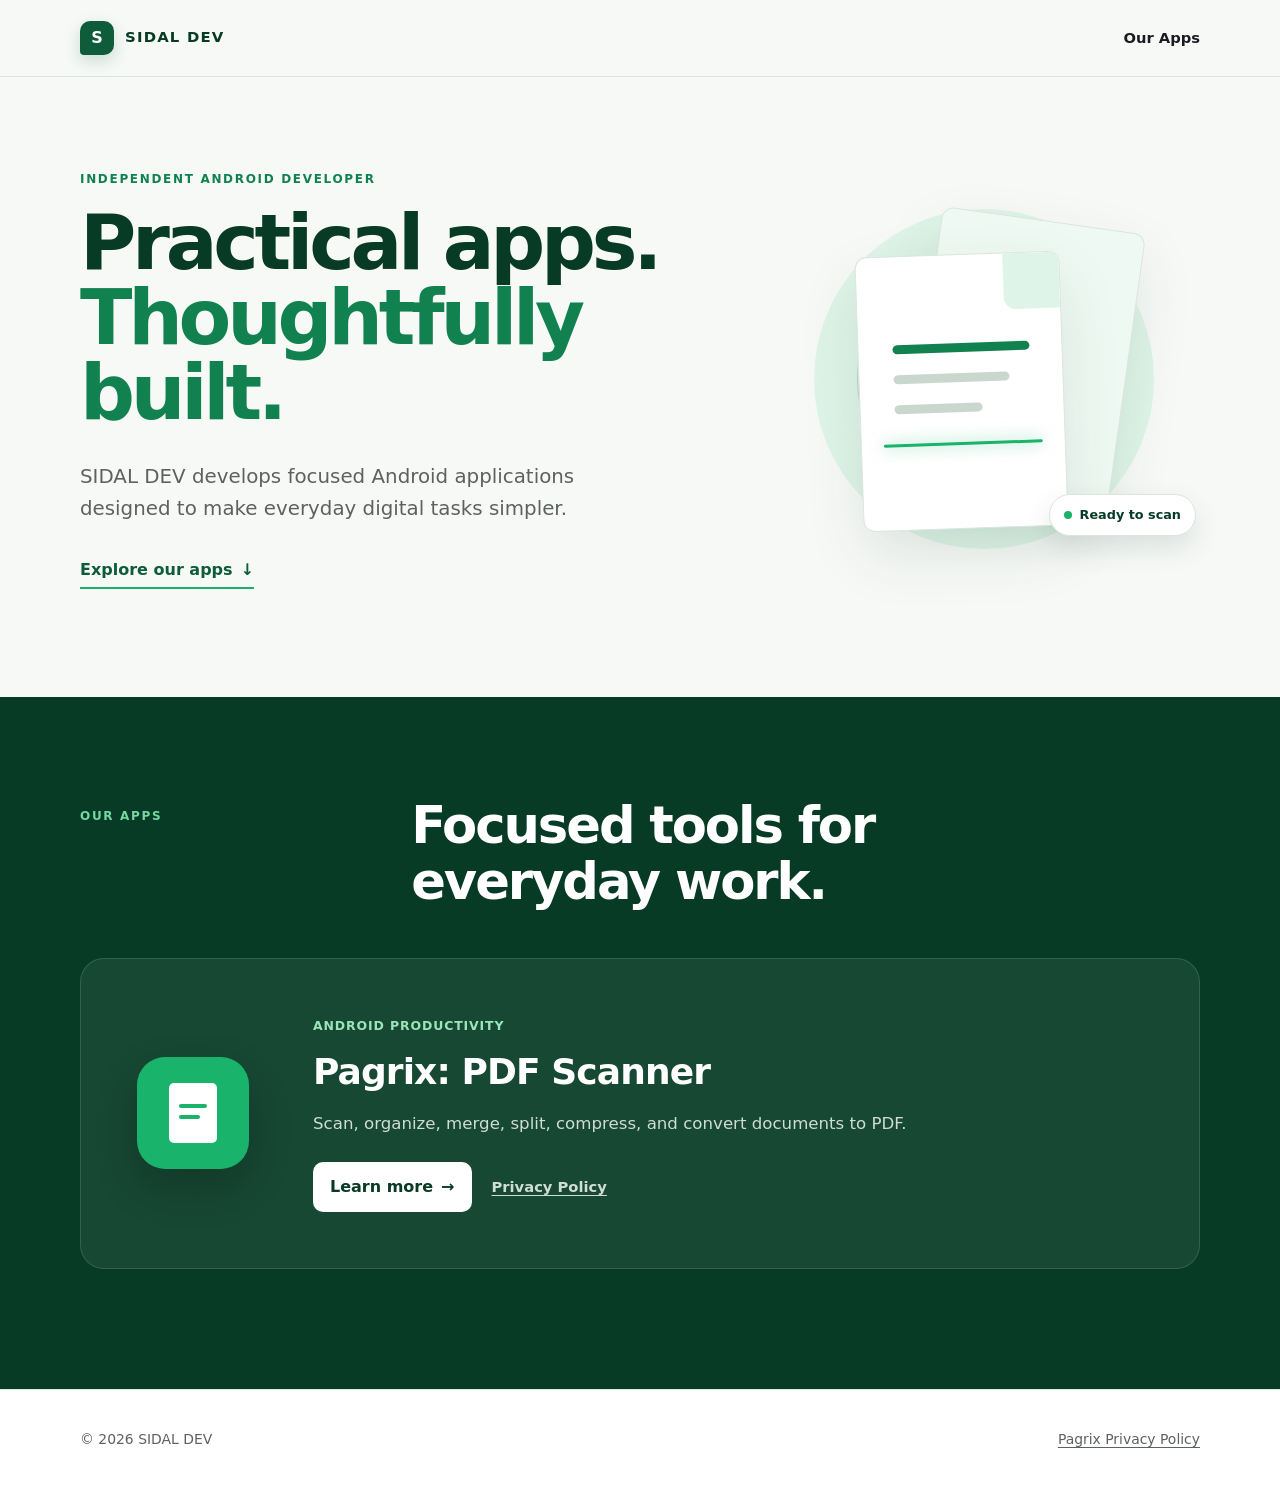
<file: index.html>
<!doctype html>
<html lang="en">
  <head>
    <meta charset="utf-8">
    <meta name="viewport" content="width=device-width, initial-scale=1">
    <meta name="description" content="Independent Android productivity app developer.">
    <title>SIDAL DEV</title>
    <link rel="stylesheet" href="styles.css">
  </head>
  <body>
    <header class="site-header">
      <div class="shell header-inner">
        <a class="brand" href="./" aria-label="SIDAL DEV home">
          <span class="brand-mark" aria-hidden="true">S</span>
          <span>SIDAL DEV</span>
        </a>
        <nav aria-label="Primary navigation">
          <a href="#apps">Our Apps</a>
        </nav>
      </div>
    </header>

    <main>
      <section class="hero shell" aria-labelledby="hero-title">
        <div class="hero-copy">
          <p class="eyebrow">Independent Android developer</p>
          <h1 id="hero-title">Practical apps.<br><span>Thoughtfully built.</span></h1>
          <p class="hero-intro">SIDAL DEV develops focused Android applications designed to make everyday digital tasks simpler.</p>
          <a class="text-link" href="#apps">Explore our apps <span aria-hidden="true">↓</span></a>
        </div>
        <div class="hero-art" aria-hidden="true">
          <div class="document document-back"></div>
          <div class="document document-front">
            <span class="document-fold"></span>
            <span class="document-line line-long"></span>
            <span class="document-line"></span>
            <span class="document-line line-short"></span>
            <span class="scan-line"></span>
          </div>
          <div class="status-chip"><span></span> Ready to scan</div>
        </div>
      </section>

      <section class="apps-section" id="apps" aria-labelledby="apps-title">
        <div class="shell">
          <div class="section-heading">
            <p class="eyebrow">Our Apps</p>
            <h2 id="apps-title">Focused tools for everyday work.</h2>
          </div>

          <article class="app-card">
            <div class="app-icon" aria-hidden="true">
              <span class="mini-page"></span>
            </div>
            <div class="app-content">
              <p class="app-type">Android productivity</p>
              <h3>Pagrix: PDF Scanner</h3>
              <p>Scan, organize, merge, split, compress, and convert documents to PDF.</p>
              <div class="app-card-actions">
                <a class="button-link" href="pagrix/">Learn more <span aria-hidden="true">→</span></a>
                <a class="app-secondary-link" href="privacy/pagrix/">Privacy Policy</a>
              </div>
            </div>
          </article>
        </div>
      </section>
    </main>

    <footer class="site-footer">
      <div class="shell footer-inner">
        <p>© 2026 SIDAL DEV</p>
        <a href="privacy/pagrix/">Pagrix Privacy Policy</a>
      </div>
    </footer>
  </body>
</html>
</file>
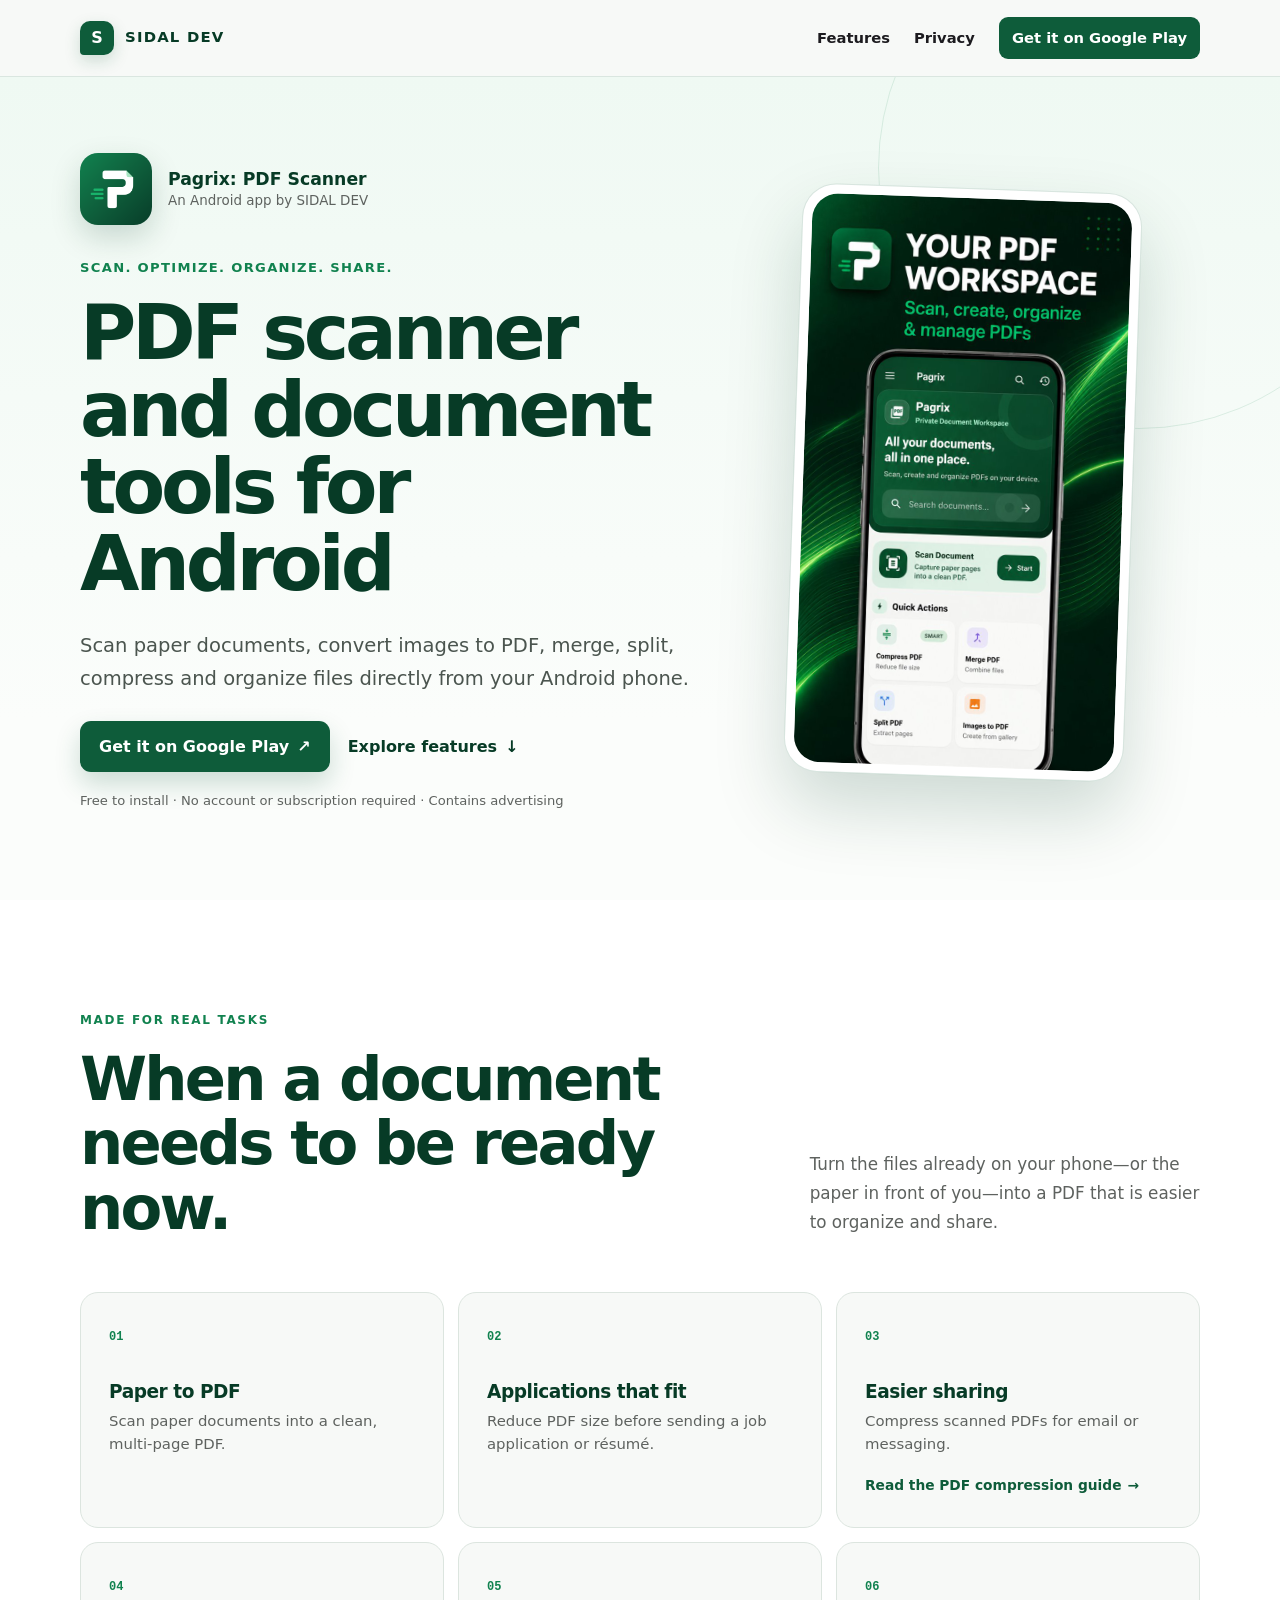
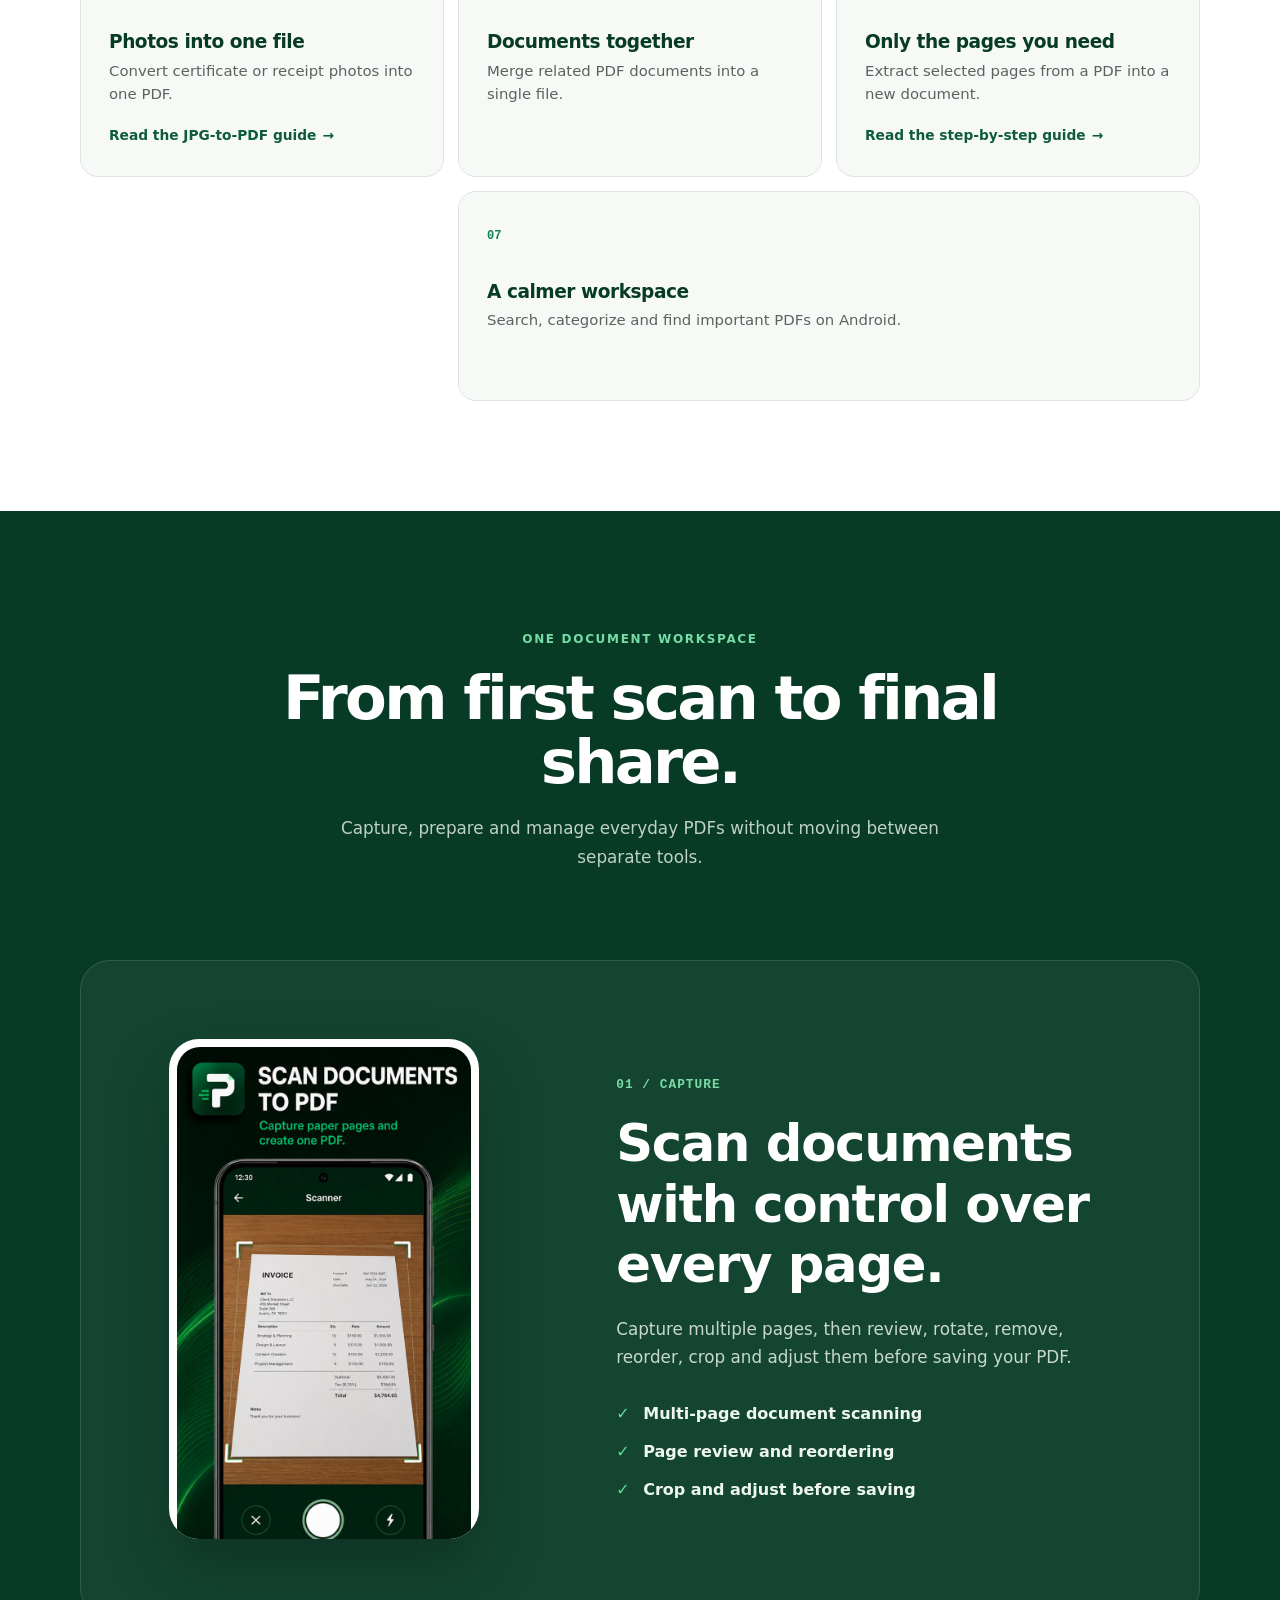
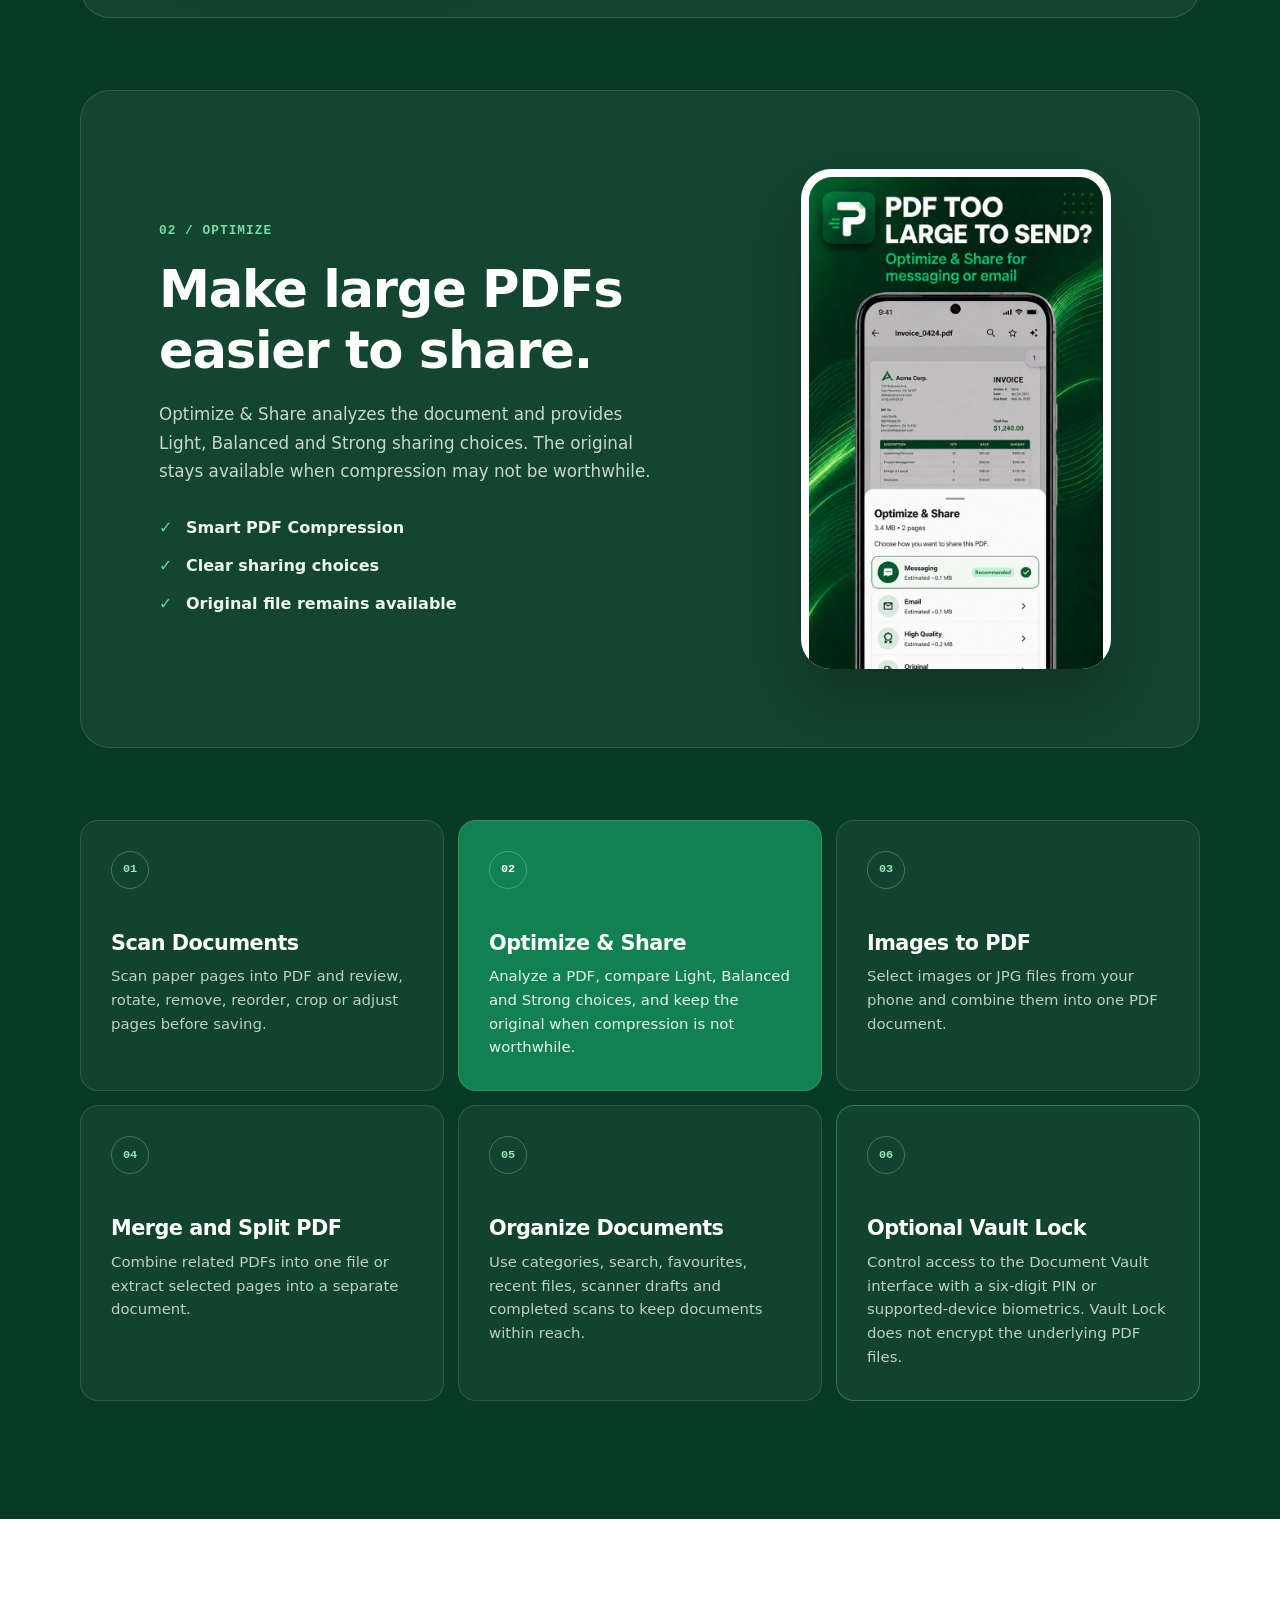
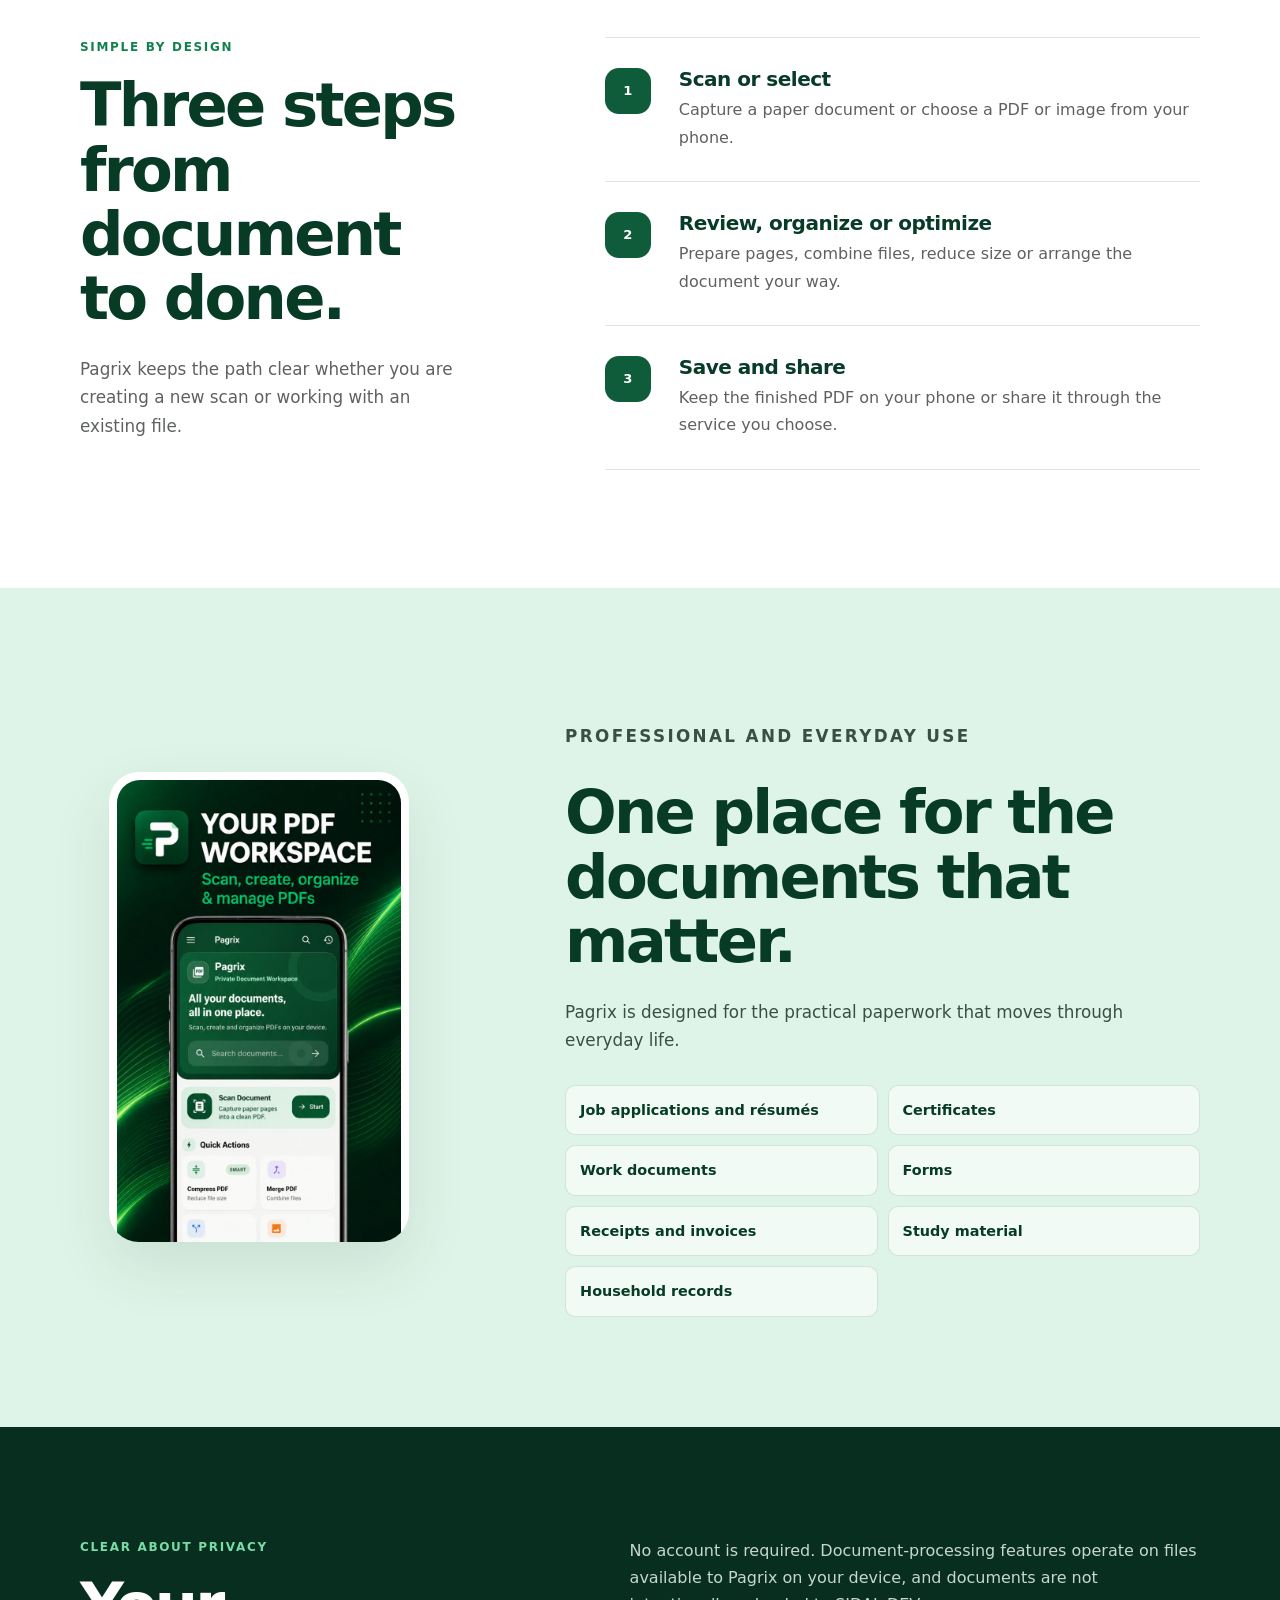
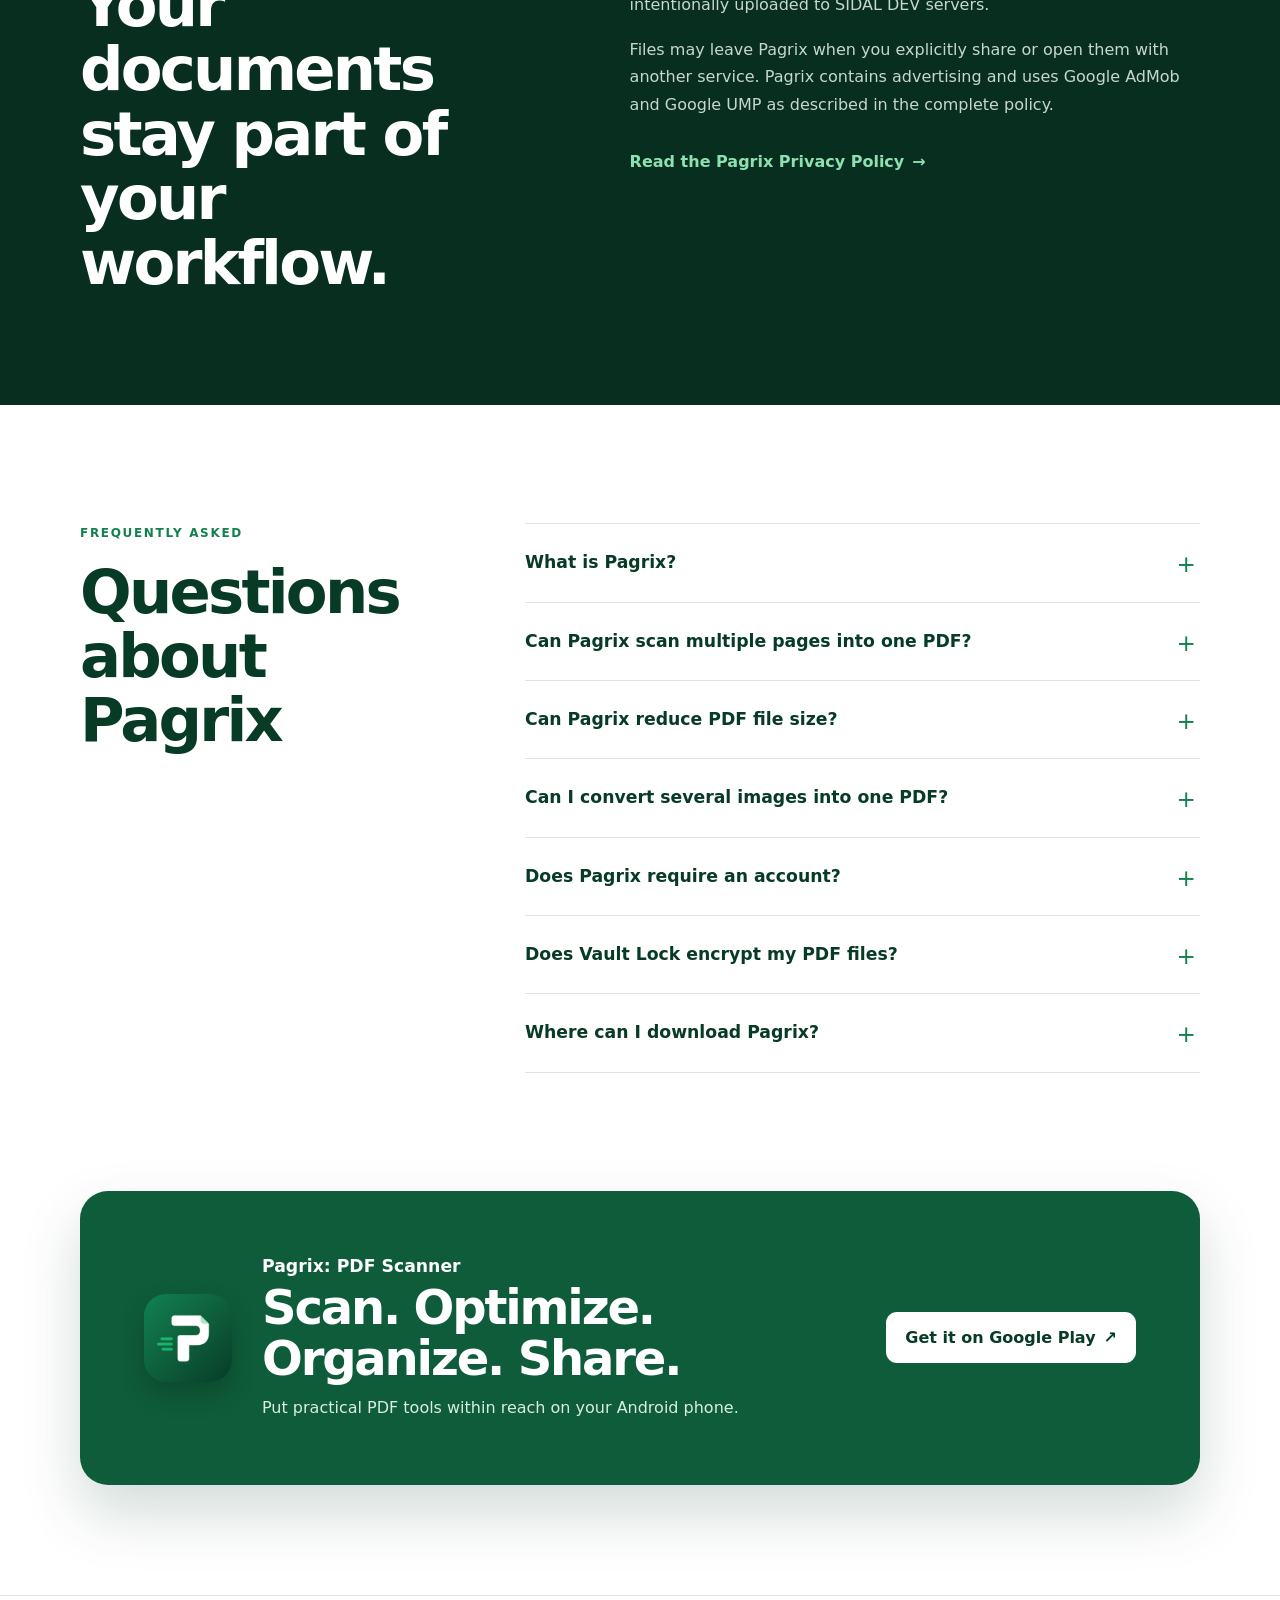
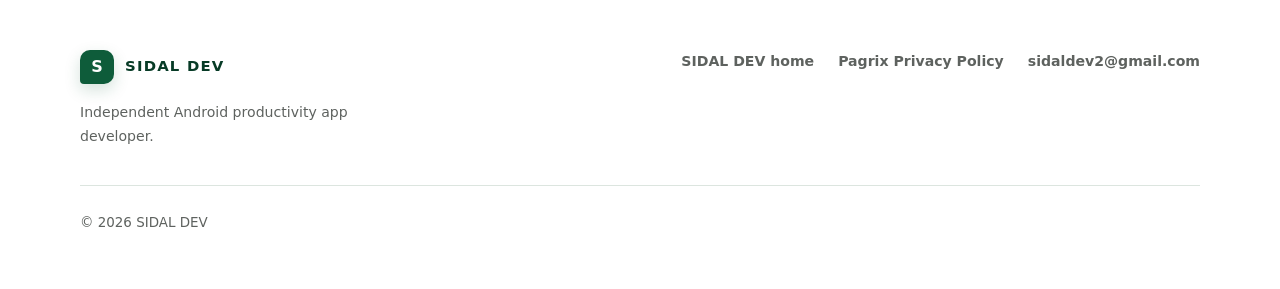
<file: pagrix/index.html>
<!doctype html>
<html lang="en">
  <head>
    <meta charset="utf-8">
    <meta name="viewport" content="width=device-width, initial-scale=1">
    <meta name="description" content="Scan documents to PDF, convert images, merge, split, compress and organize PDF files on Android with Pagrix.">
    <meta name="robots" content="index, follow">
    <title>Pagrix: PDF Scanner &amp; Document Tools for Android</title>
    <link rel="canonical" href="https://sidaldev.github.io/pagrix/">
    <meta property="og:title" content="Pagrix: PDF Scanner &amp; Document Tools for Android">
    <meta property="og:description" content="Scan documents to PDF, convert images, merge, split, compress and organize PDF files on Android with Pagrix.">
    <meta property="og:url" content="https://sidaldev.github.io/pagrix/">
    <meta property="og:type" content="website">
    <meta property="og:image" content="https://sidaldev.github.io/pagrix/assets/pagrix-social-card.jpg">
    <meta property="og:image:width" content="1024">
    <meta property="og:image:height" content="500">
    <meta property="og:image:alt" content="Pagrix PDF Scanner and Document Workspace for Android">
    <meta name="twitter:card" content="summary_large_image">
    <meta name="twitter:title" content="Pagrix: PDF Scanner &amp; Document Tools for Android">
    <meta name="twitter:description" content="Scan documents to PDF, convert images, merge, split, compress and organize PDF files on Android with Pagrix.">
    <meta name="twitter:image" content="https://sidaldev.github.io/pagrix/assets/pagrix-social-card.jpg">
    <meta name="twitter:image:alt" content="Pagrix PDF Scanner and Document Workspace for Android">
    <link rel="icon" href="assets/pagrix-app-icon.png" type="image/png">
    <link rel="stylesheet" href="../styles.css">
    <link rel="stylesheet" href="styles.css">
    <script type="application/ld+json">
      {
        "@context": "https://schema.org",
        "@type": "SoftwareApplication",
        "name": "Pagrix: PDF Scanner",
        "applicationCategory": "ProductivityApplication",
        "operatingSystem": "Android",
        "description": "Pagrix is an Android PDF scanner and document workspace for scanning paper documents, converting images to PDF, merging and splitting files, optimizing large PDFs for easier sharing, and organizing documents on a phone.",
        "installUrl": "https://play.google.com/store/apps/details?id=com.sidaldev.pagrix",
        "publisher": {
          "@type": "Organization",
          "name": "SIDAL DEV"
        },
        "offers": {
          "@type": "Offer",
          "price": "0",
          "priceCurrency": "USD"
        }
      }
    </script>
  </head>
  <body class="pagrix-page">
    <header class="site-header pagrix-header">
      <div class="shell header-inner">
        <a class="brand" href="../" aria-label="SIDAL DEV home">
          <span class="brand-mark" aria-hidden="true">S</span>
          <span>SIDAL DEV</span>
        </a>
        <nav class="pagrix-nav" aria-label="Pagrix navigation">
          <a href="#features">Features</a>
          <a href="#privacy">Privacy</a>
          <a class="nav-play-link" href="https://play.google.com/store/apps/details?id=com.sidaldev.pagrix&amp;referrer=utm_source%3Dsidaldev_website%26utm_medium%3Dorganic%26utm_campaign%3Dpagrix_launch" target="_blank" rel="noopener noreferrer">Get it on Google Play</a>
        </nav>
      </div>
    </header>

    <main>
      <section class="pagrix-hero" aria-labelledby="pagrix-title">
        <div class="shell pagrix-hero-grid">
          <div class="pagrix-hero-copy">
            <div class="product-lockup">
              <img src="assets/pagrix-app-icon.png" width="72" height="72" alt="Pagrix app logo">
              <div>
                <p class="product-label">Pagrix: PDF Scanner</p>
                <p class="product-maker">An Android app by SIDAL DEV</p>
              </div>
            </div>
            <p class="pagrix-kicker">Scan. Optimize. Organize. Share.</p>
            <h1 id="pagrix-title">PDF scanner and document tools for Android</h1>
            <p class="pagrix-intro">Scan paper documents, convert images to PDF, merge, split, compress and organize files directly from your Android phone.</p>
            <div class="hero-actions">
              <a class="play-button" href="https://play.google.com/store/apps/details?id=com.sidaldev.pagrix&amp;referrer=utm_source%3Dsidaldev_website%26utm_medium%3Dorganic%26utm_campaign%3Dpagrix_launch" target="_blank" rel="noopener noreferrer">Get it on Google Play <span aria-hidden="true">↗</span></a>
              <a class="feature-link" href="#features">Explore features <span aria-hidden="true">↓</span></a>
            </div>
            <p class="hero-note">Free to install · No account or subscription required · Contains advertising</p>
          </div>
          <div class="pagrix-hero-visual">
            <div class="screenshot-frame">
              <img src="assets/pagrix-workspace.jpg" width="720" height="1280" alt="Pagrix Android app showing its PDF workspace and document tools" fetchpriority="high">
            </div>
          </div>
        </div>
      </section>

      <section class="use-cases" aria-labelledby="use-cases-heading">
        <div class="shell">
          <div class="section-intro split-heading">
            <div>
              <p class="eyebrow">Made for real tasks</p>
              <h2 id="use-cases-heading">When a document needs to be ready now.</h2>
            </div>
            <p>Turn the files already on your phone—or the paper in front of you—into a PDF that is easier to organize and share.</p>
          </div>

          <div class="use-case-grid">
            <article class="use-case-card">
              <span aria-hidden="true">01</span>
              <h3>Paper to PDF</h3>
              <p>Scan paper documents into a clean, multi-page PDF.</p>
            </article>
            <article class="use-case-card">
              <span aria-hidden="true">02</span>
              <h3>Applications that fit</h3>
              <p>Reduce PDF size before sending a job application or résumé.</p>
            </article>
            <article class="use-case-card">
              <span aria-hidden="true">03</span>
              <h3>Easier sharing</h3>
              <p>Compress scanned PDFs for email or messaging.</p>
              <a class="case-link" href="how-to-reduce-pdf-size/">Read the PDF compression guide <span aria-hidden="true">→</span></a>
            </article>
            <article class="use-case-card">
              <span aria-hidden="true">04</span>
              <h3>Photos into one file</h3>
              <p>Convert certificate or receipt photos into one PDF.</p>
              <a class="case-link" href="how-to-convert-jpg-to-pdf/">Read the JPG-to-PDF guide <span aria-hidden="true">→</span></a>
            </article>
            <article class="use-case-card">
              <span aria-hidden="true">05</span>
              <h3>Documents together</h3>
              <p>Merge related PDF documents into a single file.</p>
            </article>
            <article class="use-case-card">
              <span aria-hidden="true">06</span>
              <h3>Only the pages you need</h3>
              <p>Extract selected pages from a PDF into a new document.</p>
              <a class="case-link" href="how-to-extract-pages-from-pdf/">Read the step-by-step guide <span aria-hidden="true">→</span></a>
            </article>
            <article class="use-case-card">
              <span aria-hidden="true">07</span>
              <h3>A calmer workspace</h3>
              <p>Search, categorize and find important PDFs on Android.</p>
            </article>
          </div>
        </div>
      </section>

      <section class="feature-section" id="features" aria-labelledby="features-heading">
        <div class="shell">
          <div class="section-intro centered-heading">
            <p class="eyebrow">One document workspace</p>
            <h2 id="features-heading">From first scan to final share.</h2>
            <p>Capture, prepare and manage everyday PDFs without moving between separate tools.</p>
          </div>

          <div class="feature-showcase">
            <div class="showcase-screen showcase-screen-scan">
              <img src="assets/pagrix-scan-documents.jpg" width="720" height="1280" alt="Pagrix scanner capturing a paper invoice as a PDF" loading="lazy">
            </div>
            <div class="showcase-copy">
              <p class="showcase-index">01 / Capture</p>
              <h3>Scan documents with control over every page.</h3>
              <p>Capture multiple pages, then review, rotate, remove, reorder, crop and adjust them before saving your PDF.</p>
              <ul class="check-list">
                <li>Multi-page document scanning</li>
                <li>Page review and reordering</li>
                <li>Crop and adjust before saving</li>
              </ul>
            </div>
          </div>

          <div class="feature-showcase feature-showcase-reverse">
            <div class="showcase-screen showcase-screen-optimize">
              <img src="assets/pagrix-optimize-share.jpg" width="720" height="1280" alt="Pagrix Optimize and Share screen with sharing choices for a PDF" loading="lazy">
            </div>
            <div class="showcase-copy">
              <p class="showcase-index">02 / Optimize</p>
              <h3>Make large PDFs easier to share.</h3>
              <p>Optimize &amp; Share analyzes the document and provides Light, Balanced and Strong sharing choices. The original stays available when compression may not be worthwhile.</p>
              <ul class="check-list">
                <li>Smart PDF Compression</li>
                <li>Clear sharing choices</li>
                <li>Original file remains available</li>
              </ul>
            </div>
          </div>

          <div class="feature-grid">
            <article class="feature-card">
              <span class="feature-number" aria-hidden="true">01</span>
              <h3>Scan Documents</h3>
              <p>Scan paper pages into PDF and review, rotate, remove, reorder, crop or adjust pages before saving.</p>
            </article>
            <article class="feature-card featured-card">
              <span class="feature-number" aria-hidden="true">02</span>
              <h3>Optimize &amp; Share</h3>
              <p>Analyze a PDF, compare Light, Balanced and Strong choices, and keep the original when compression is not worthwhile.</p>
            </article>
            <article class="feature-card">
              <span class="feature-number" aria-hidden="true">03</span>
              <h3>Images to PDF</h3>
              <p>Select images or JPG files from your phone and combine them into one PDF document.</p>
            </article>
            <article class="feature-card">
              <span class="feature-number" aria-hidden="true">04</span>
              <h3>Merge and Split PDF</h3>
              <p>Combine related PDFs into one file or extract selected pages into a separate document.</p>
            </article>
            <article class="feature-card">
              <span class="feature-number" aria-hidden="true">05</span>
              <h3>Organize Documents</h3>
              <p>Use categories, search, favourites, recent files, scanner drafts and completed scans to keep documents within reach.</p>
            </article>
            <article class="feature-card vault-card">
              <span class="feature-number" aria-hidden="true">06</span>
              <h3>Optional Vault Lock</h3>
              <p>Control access to the Document Vault interface with a six-digit PIN or supported-device biometrics. Vault Lock does not encrypt the underlying PDF files.</p>
            </article>
          </div>
        </div>
      </section>

      <section class="workflow-section" aria-labelledby="workflow-heading">
        <div class="shell workflow-grid">
          <div class="workflow-copy">
            <p class="eyebrow">Simple by design</p>
            <h2 id="workflow-heading">Three steps from document to done.</h2>
            <p>Pagrix keeps the path clear whether you are creating a new scan or working with an existing file.</p>
          </div>
          <ol class="workflow-list">
            <li>
              <span>1</span>
              <div>
                <h3>Scan or select</h3>
                <p>Capture a paper document or choose a PDF or image from your phone.</p>
              </div>
            </li>
            <li>
              <span>2</span>
              <div>
                <h3>Review, organize or optimize</h3>
                <p>Prepare pages, combine files, reduce size or arrange the document your way.</p>
              </div>
            </li>
            <li>
              <span>3</span>
              <div>
                <h3>Save and share</h3>
                <p>Keep the finished PDF on your phone or share it through the service you choose.</p>
              </div>
            </li>
          </ol>
        </div>
      </section>

      <section class="everyday-section" aria-labelledby="everyday-heading">
        <div class="shell everyday-grid">
          <div class="everyday-visual">
            <img src="assets/pagrix-workspace.jpg" width="720" height="1280" alt="Pagrix PDF workspace with scan, compress, merge, split and images-to-PDF tools" loading="lazy">
          </div>
          <div class="everyday-content">
            <p class="eyebrow">Professional and everyday use</p>
            <h2 id="everyday-heading">One place for the documents that matter.</h2>
            <p>Pagrix is designed for the practical paperwork that moves through everyday life.</p>
            <ul class="document-types">
              <li>Job applications and résumés</li>
              <li>Certificates</li>
              <li>Work documents</li>
              <li>Forms</li>
              <li>Receipts and invoices</li>
              <li>Study material</li>
              <li>Household records</li>
            </ul>
          </div>
        </div>
      </section>

      <section class="trust-section" id="privacy" aria-labelledby="trust-heading">
        <div class="shell trust-grid">
          <div>
            <p class="eyebrow">Clear about privacy</p>
            <h2 id="trust-heading">Your documents stay part of your workflow.</h2>
          </div>
          <div class="trust-copy">
            <p>No account is required. Document-processing features operate on files available to Pagrix on your device, and documents are not intentionally uploaded to SIDAL DEV servers.</p>
            <p>Files may leave Pagrix when you explicitly share or open them with another service. Pagrix contains advertising and uses Google AdMob and Google UMP as described in the complete policy.</p>
            <a class="light-link" href="../privacy/pagrix/">Read the Pagrix Privacy Policy <span aria-hidden="true">→</span></a>
          </div>
        </div>
      </section>

      <section class="faq-section" aria-labelledby="faq-heading">
        <div class="shell faq-layout">
          <div class="faq-heading-wrap">
            <p class="eyebrow">Frequently asked</p>
            <h2 id="faq-heading">Questions about Pagrix</h2>
          </div>
          <div class="faq-list">
            <details>
              <summary>What is Pagrix?</summary>
              <p>Pagrix is an Android PDF scanner and document workspace for scanning paper documents, converting images, merging, splitting, compressing and organizing PDF files on a phone.</p>
            </details>
            <details>
              <summary>Can Pagrix scan multiple pages into one PDF?</summary>
              <p>Yes. You can capture multiple pages, review and reorder them, then save them together as one PDF.</p>
            </details>
            <details>
              <summary>Can Pagrix reduce PDF file size?</summary>
              <p>Yes. Smart PDF Compression and Optimize &amp; Share provide choices for reducing larger PDFs while keeping the original file available.</p>
            </details>
            <details>
              <summary>Can I convert several images into one PDF?</summary>
              <p>Yes. Images to PDF can combine multiple images or JPG files selected from your phone into one PDF.</p>
            </details>
            <details>
              <summary>Does Pagrix require an account?</summary>
              <p>No. Pagrix does not require an account or subscription. The app contains advertising.</p>
            </details>
            <details>
              <summary>Does Vault Lock encrypt my PDF files?</summary>
              <p>No. Vault Lock controls access to the Document Vault interface using an optional six-digit PIN or supported-device biometrics. It does not encrypt the underlying PDF files.</p>
            </details>
            <details>
              <summary>Where can I download Pagrix?</summary>
              <p>Pagrix is available from its official listing on Google Play.</p>
              <a href="https://play.google.com/store/apps/details?id=com.sidaldev.pagrix&amp;referrer=utm_source%3Dsidaldev_website%26utm_medium%3Dorganic%26utm_campaign%3Dpagrix_launch" target="_blank" rel="noopener noreferrer">Get it on Google Play <span aria-hidden="true">↗</span></a>
            </details>
          </div>
        </div>
      </section>

      <section class="final-cta" aria-labelledby="final-cta-heading">
        <div class="shell final-cta-card">
          <img src="assets/pagrix-app-icon.png" width="88" height="88" alt="Pagrix app logo" loading="lazy">
          <div class="final-cta-copy">
            <p class="product-label">Pagrix: PDF Scanner</p>
            <h2 id="final-cta-heading">Scan. Optimize. Organize. Share.</h2>
            <p>Put practical PDF tools within reach on your Android phone.</p>
          </div>
          <a class="play-button light-play-button" href="https://play.google.com/store/apps/details?id=com.sidaldev.pagrix&amp;referrer=utm_source%3Dsidaldev_website%26utm_medium%3Dorganic%26utm_campaign%3Dpagrix_launch" target="_blank" rel="noopener noreferrer">Get it on Google Play <span aria-hidden="true">↗</span></a>
        </div>
      </section>
    </main>

    <footer class="site-footer pagrix-footer">
      <div class="shell pagrix-footer-grid">
        <div>
          <a class="brand" href="../" aria-label="SIDAL DEV home">
            <span class="brand-mark" aria-hidden="true">S</span>
            <span>SIDAL DEV</span>
          </a>
          <p>Independent Android productivity app developer.</p>
        </div>
        <nav aria-label="Footer navigation">
          <a href="../">SIDAL DEV home</a>
          <a href="../privacy/pagrix/">Pagrix Privacy Policy</a>
          <a href="mailto:sidaldev2@gmail.com">sidaldev2@gmail.com</a>
        </nav>
        <p class="footer-copyright">© 2026 SIDAL DEV</p>
      </div>
    </footer>
  </body>
</html>
</file>
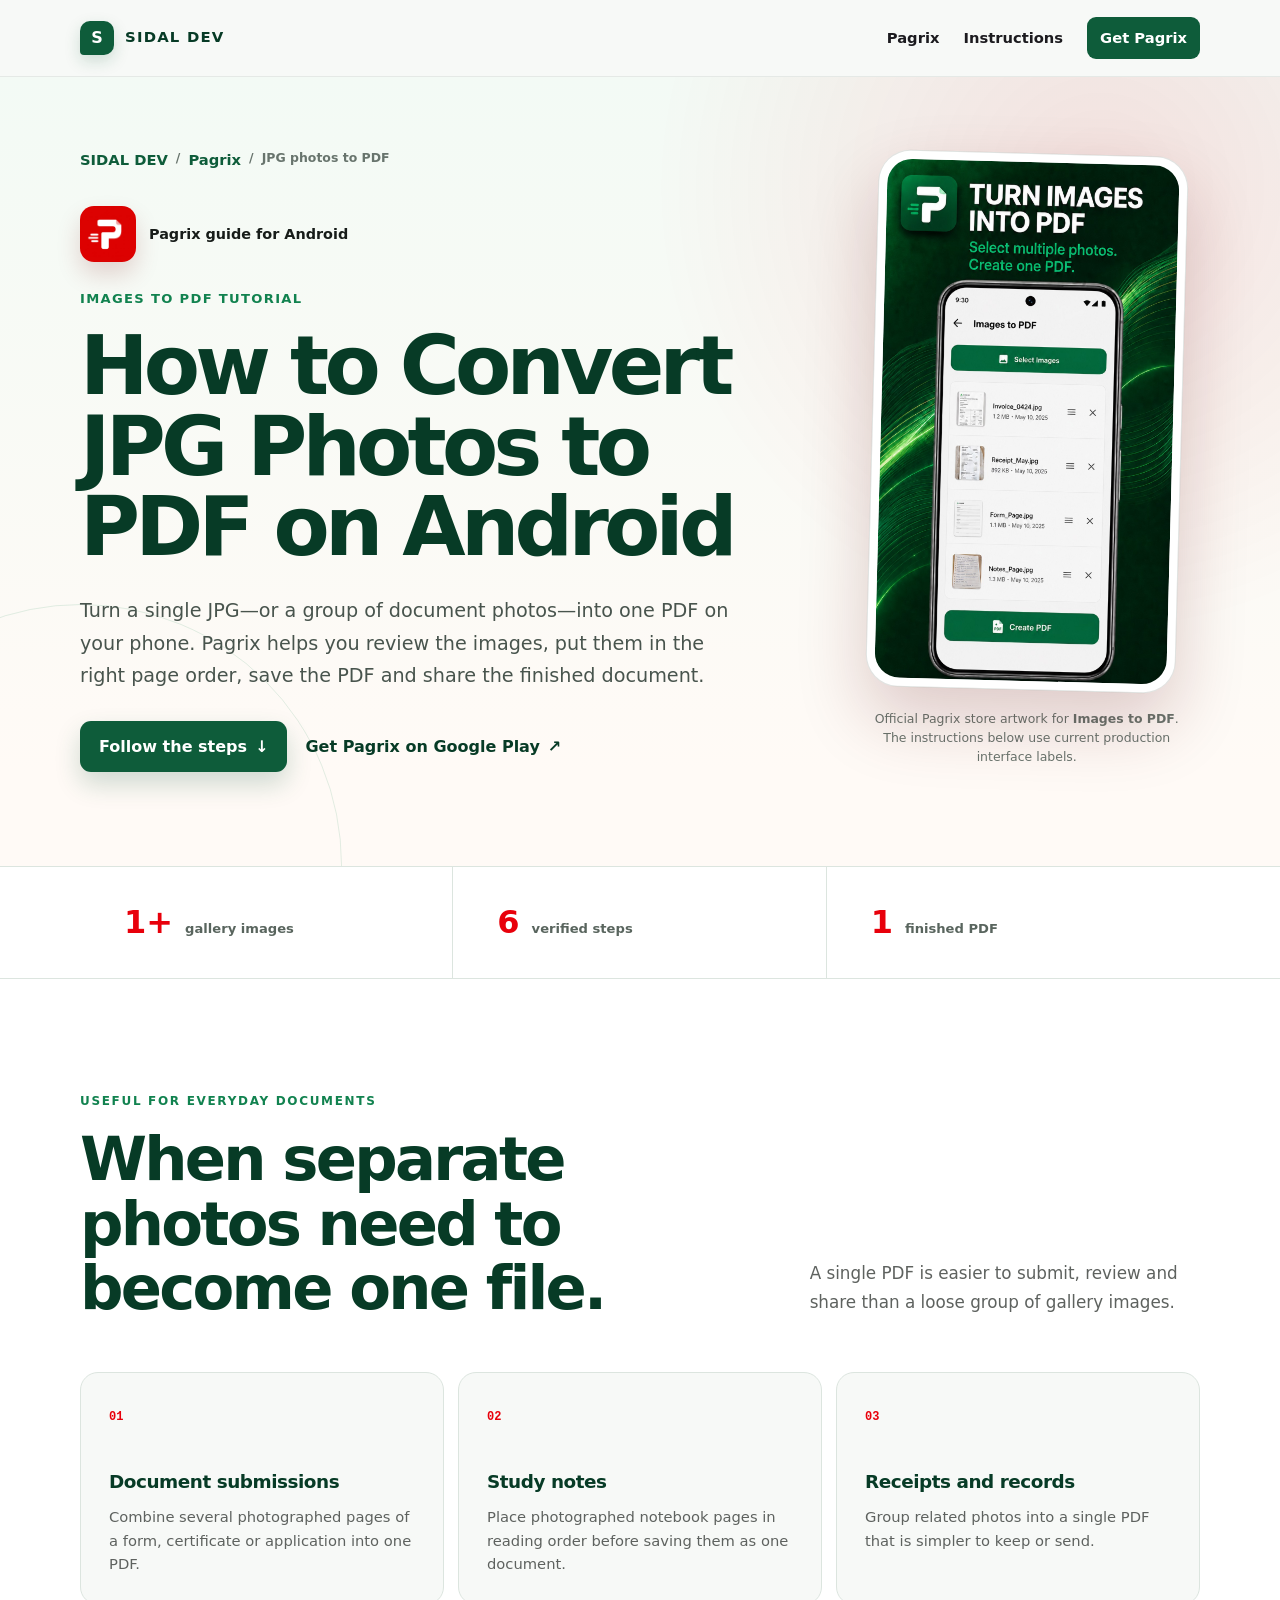
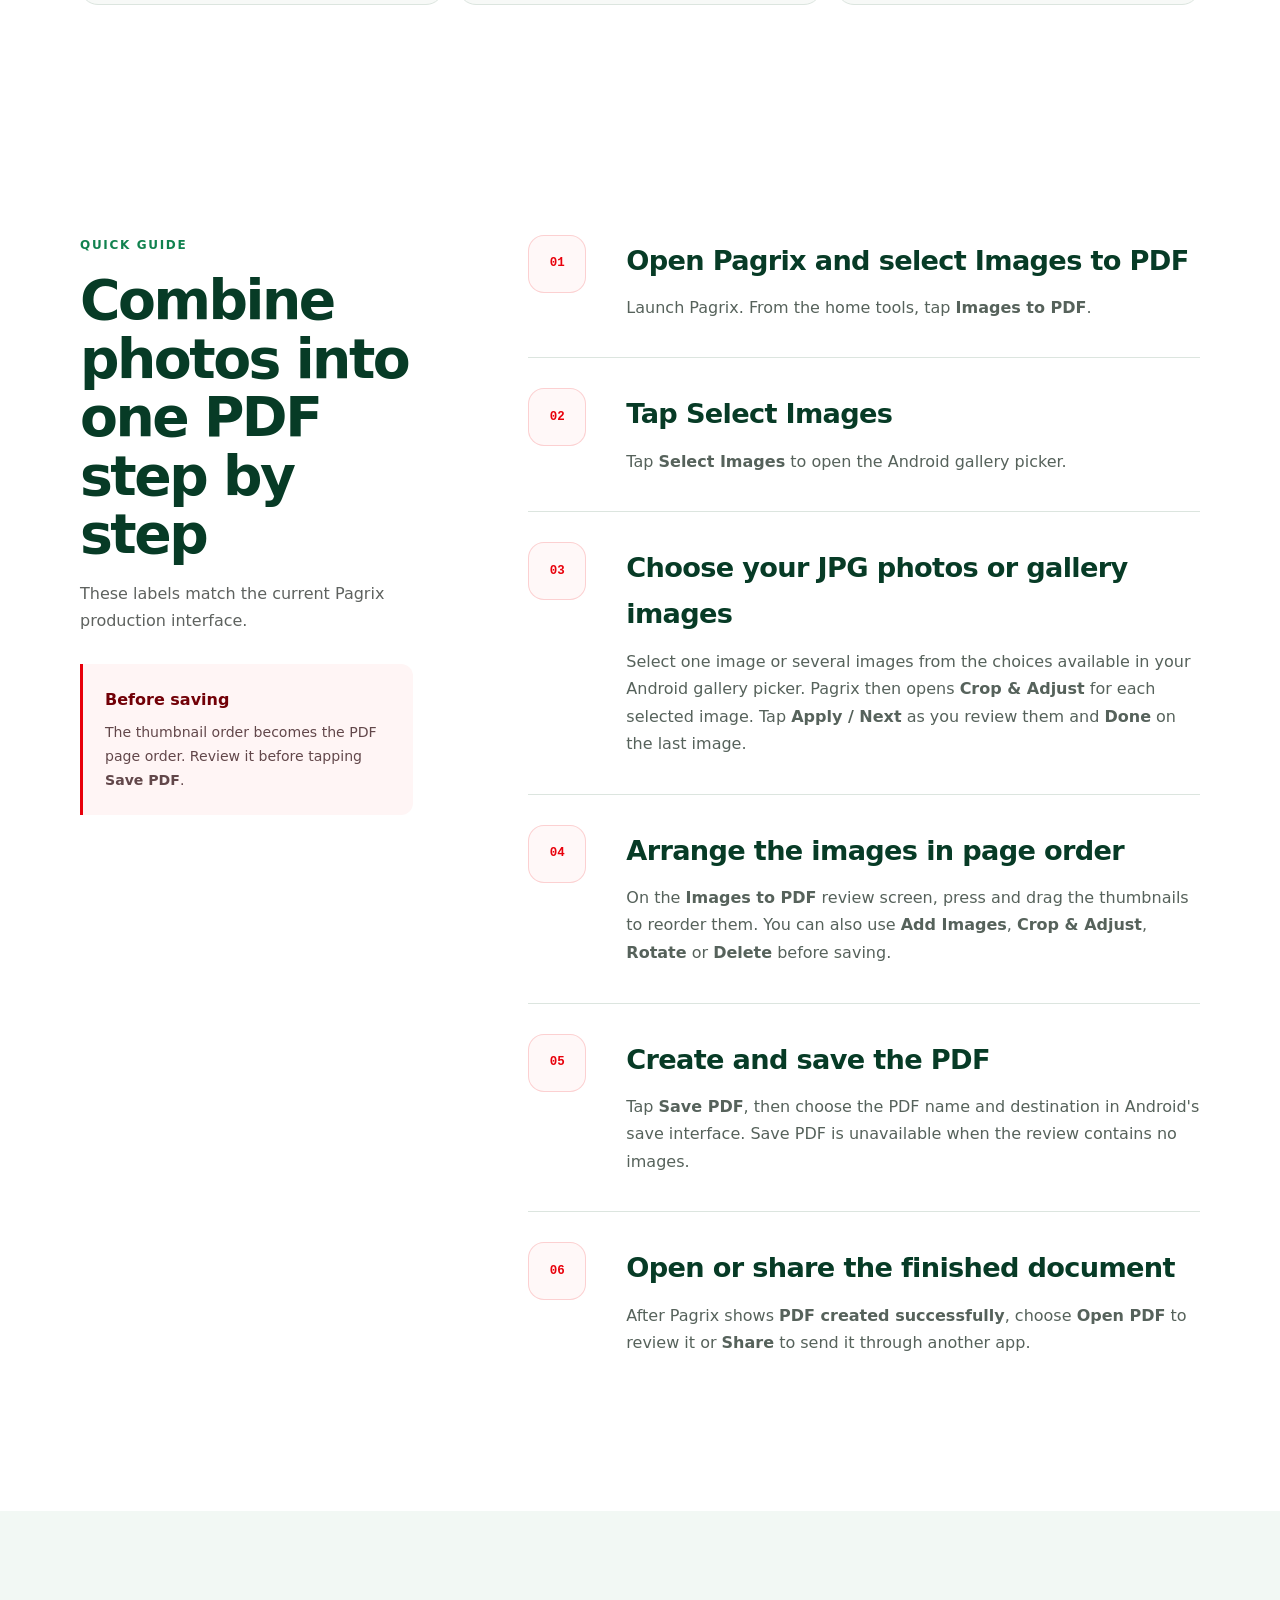
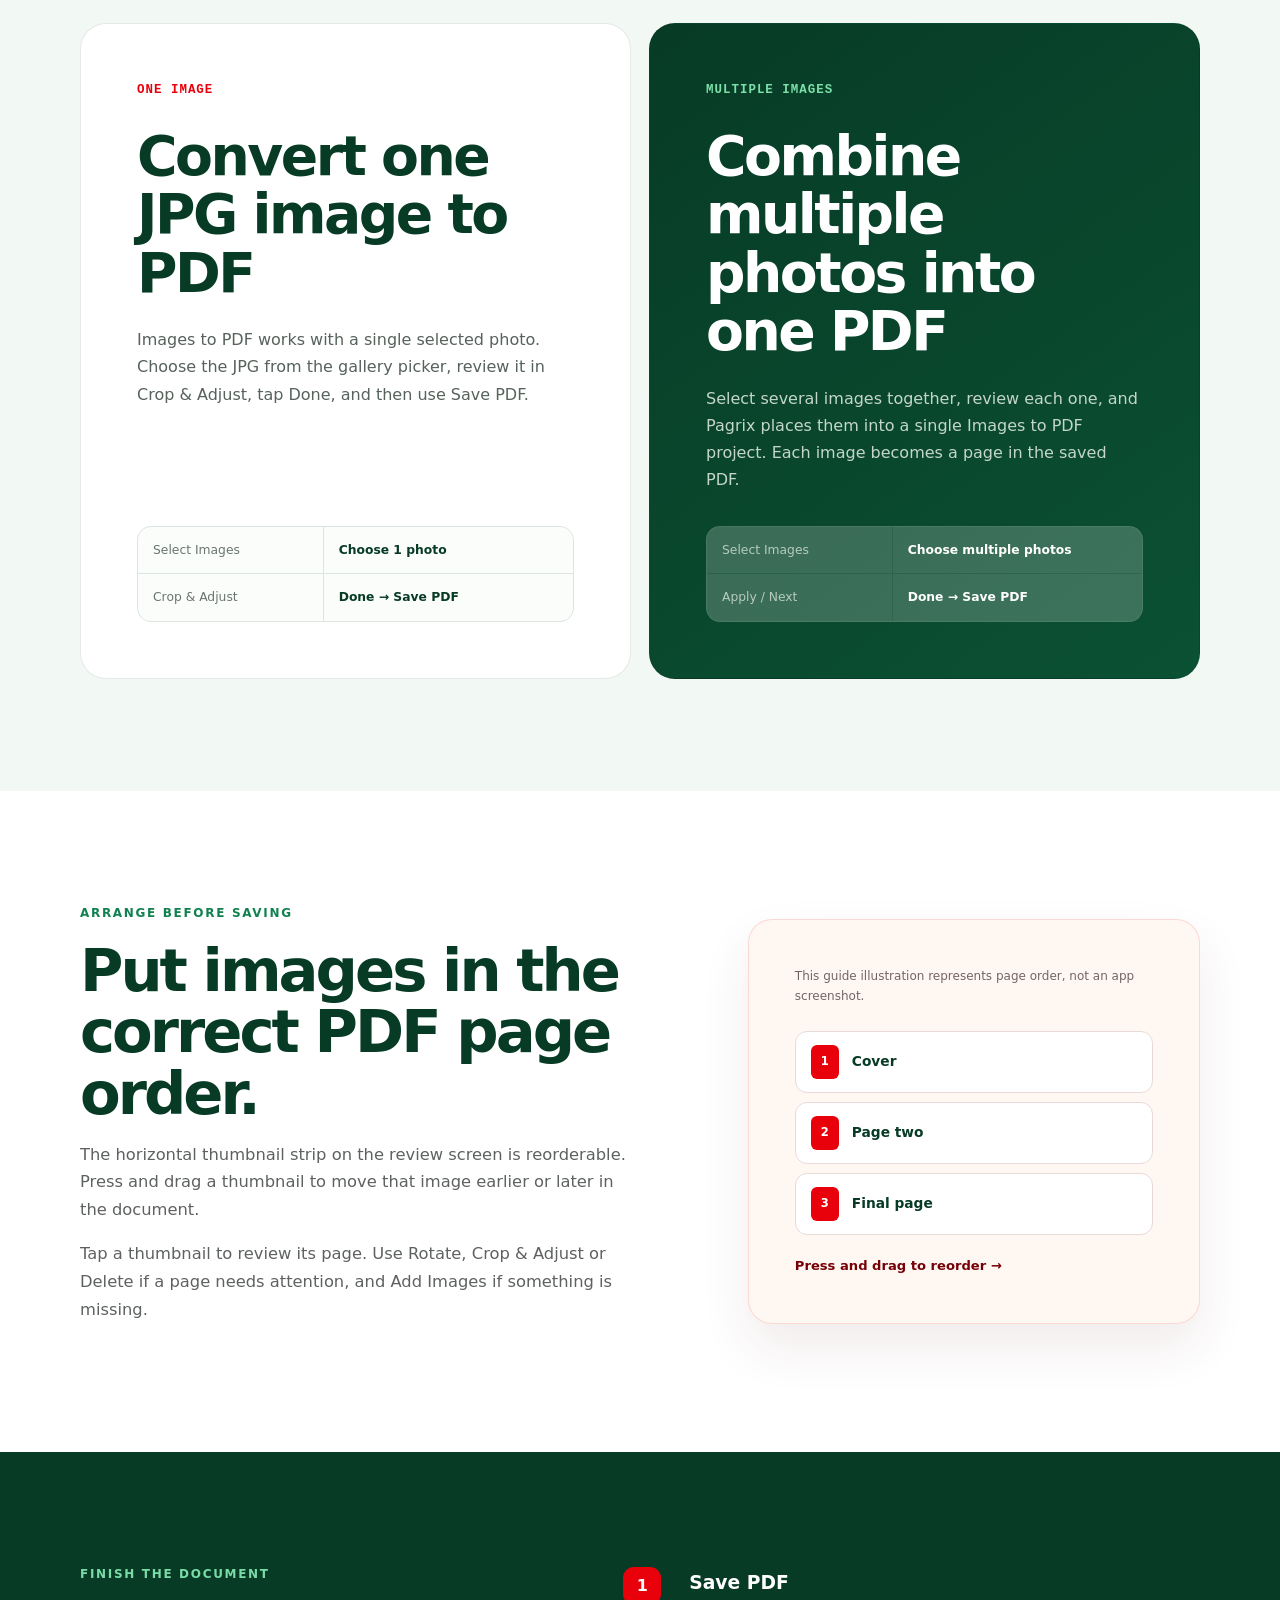
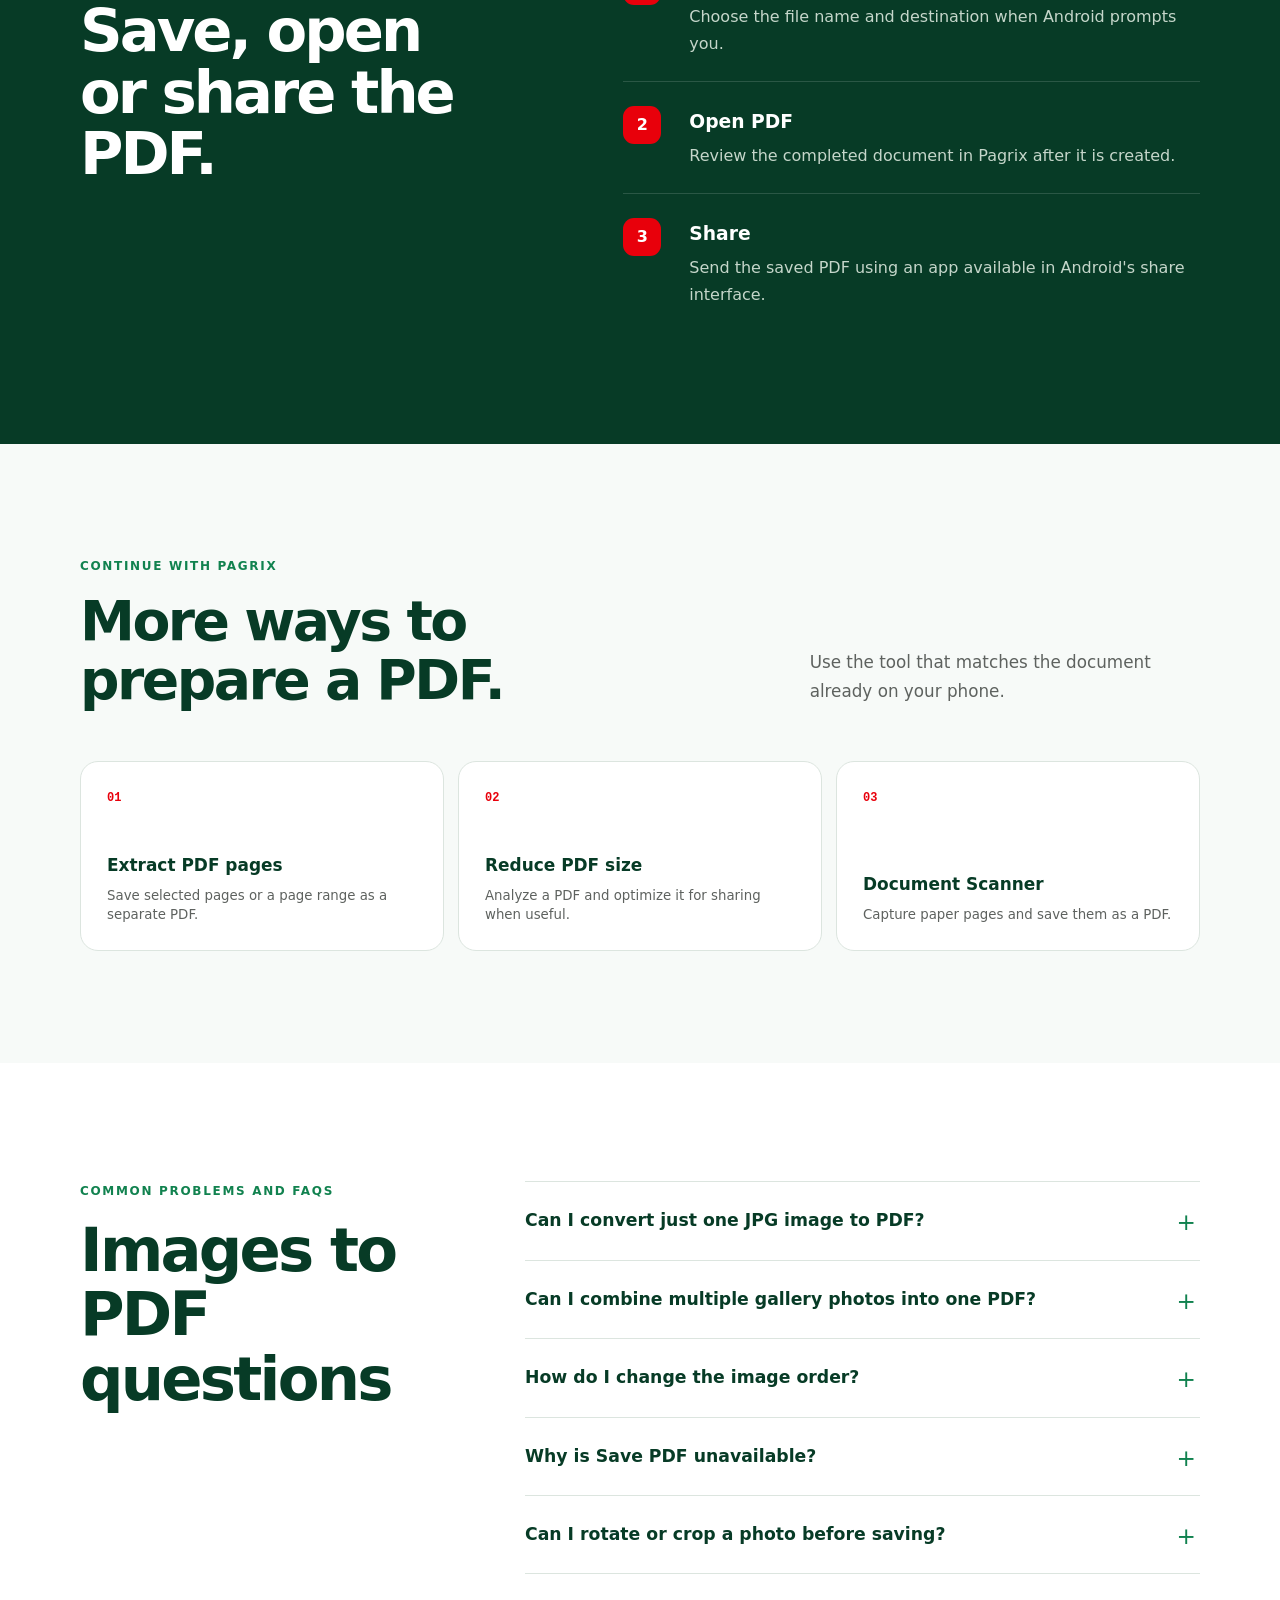
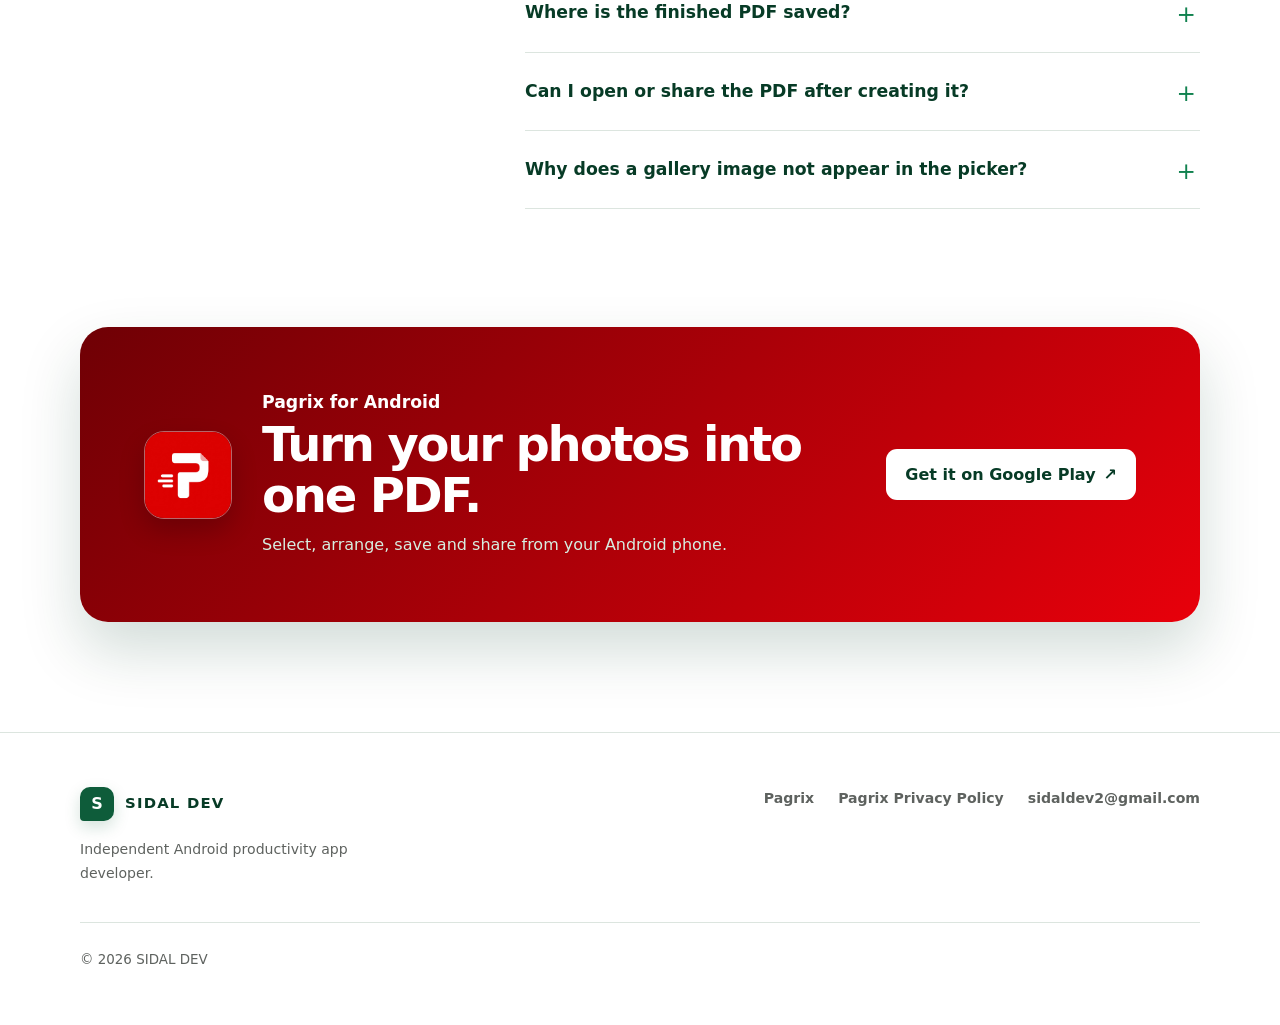
<file: pagrix/how-to-convert-jpg-to-pdf/index.html>
<!doctype html>
<html lang="en">
  <head>
    <meta charset="utf-8">
    <meta name="viewport" content="width=device-width, initial-scale=1">
    <meta name="description" content="Learn how to combine multiple JPG photos into one PDF on Android using Pagrix. Select gallery images, arrange pages, save your PDF and share it.">
    <meta name="robots" content="index, follow">
    <title>How to Convert JPG Photos to PDF on Android | Pagrix</title>
    <link rel="canonical" href="https://sidaldev.github.io/pagrix/how-to-convert-jpg-to-pdf/">
    <meta property="og:title" content="How to Convert JPG Photos to PDF on Android | Pagrix">
    <meta property="og:description" content="Learn how to combine multiple JPG photos into one PDF on Android using Pagrix. Select gallery images, arrange pages, save your PDF and share it.">
    <meta property="og:url" content="https://sidaldev.github.io/pagrix/how-to-convert-jpg-to-pdf/">
    <meta property="og:type" content="article">
    <meta property="og:site_name" content="SIDAL DEV">
    <meta property="og:image" content="https://sidaldev.github.io/pagrix/assets/pagrix-images-to-pdf.jpg">
    <meta property="og:image:width" content="1080">
    <meta property="og:image:height" content="1920">
    <meta property="og:image:alt" content="Pagrix Images to PDF artwork showing multiple photos combined into one PDF">
    <meta name="twitter:card" content="summary_large_image">
    <meta name="twitter:title" content="How to Convert JPG Photos to PDF on Android | Pagrix">
    <meta name="twitter:description" content="Combine one or more gallery photos into a PDF with Pagrix on Android.">
    <meta name="twitter:image" content="https://sidaldev.github.io/pagrix/assets/pagrix-images-to-pdf.jpg">
    <meta name="twitter:image:alt" content="Pagrix Images to PDF artwork showing multiple photos combined into one PDF">
    <link rel="icon" href="../assets/pagrix-app-icon-red.png" type="image/png">
    <link rel="stylesheet" href="../../styles.css">
    <link rel="stylesheet" href="../styles.css">
    <link rel="stylesheet" href="../how-to-extract-pages-from-pdf/styles.css">
    <link rel="stylesheet" href="styles.css">
    <script type="application/ld+json">
      {
        "@context": "https://schema.org",
        "@type": "HowTo",
        "name": "How to Convert JPG Photos to PDF on Android",
        "description": "Use Pagrix on Android to turn one JPG or multiple gallery photos into a single PDF.",
        "url": "https://sidaldev.github.io/pagrix/how-to-convert-jpg-to-pdf/",
        "image": "https://sidaldev.github.io/pagrix/assets/pagrix-images-to-pdf.jpg",
        "totalTime": "PT5M",
        "tool": {
          "@type": "HowToTool",
          "name": "Pagrix for Android"
        },
        "step": [
          {
            "@type": "HowToStep",
            "position": 1,
            "name": "Open Images to PDF",
            "text": "Open Pagrix and select Images to PDF."
          },
          {
            "@type": "HowToStep",
            "position": 2,
            "name": "Select images",
            "text": "Tap Select Images and choose one or more photos from the Android gallery picker."
          },
          {
            "@type": "HowToStep",
            "position": 3,
            "name": "Review each image",
            "text": "Use Crop & Adjust for each selected image, then tap Apply / Next or Done."
          },
          {
            "@type": "HowToStep",
            "position": 4,
            "name": "Arrange the pages",
            "text": "Press and drag the image thumbnails into the order needed for the PDF."
          },
          {
            "@type": "HowToStep",
            "position": 5,
            "name": "Save the PDF",
            "text": "Tap Save PDF and choose the file name and save location."
          },
          {
            "@type": "HowToStep",
            "position": 6,
            "name": "Open or share the result",
            "text": "After the PDF is created, choose Open PDF or Share from the result panel."
          }
        ],
        "publisher": {
          "@type": "Organization",
          "name": "SIDAL DEV",
          "url": "https://sidaldev.github.io/"
        }
      }
    </script>
  </head>
  <body class="pagrix-page tutorial-page image-guide-page">
    <header class="site-header pagrix-header tutorial-header">
      <div class="shell header-inner">
        <a class="brand" href="../../" aria-label="SIDAL DEV home">
          <span class="brand-mark" aria-hidden="true">S</span>
          <span>SIDAL DEV</span>
        </a>
        <nav class="pagrix-nav tutorial-nav" aria-label="Tutorial navigation">
          <a href="../">Pagrix</a>
          <a href="#instructions">Instructions</a>
          <a class="nav-play-link" href="https://play.google.com/store/apps/details?id=com.sidaldev.pagrix&amp;referrer=utm_source%3Dsidaldev_website%26utm_medium%3Dorganic%26utm_campaign%3Dpagrix_launch" target="_blank" rel="noopener noreferrer">Get Pagrix</a>
        </nav>
      </div>
    </header>

    <main>
      <section class="tutorial-hero image-guide-hero" aria-labelledby="tutorial-title">
        <div class="shell tutorial-hero-grid">
          <div class="tutorial-hero-copy">
            <nav class="breadcrumbs" aria-label="Breadcrumb">
              <a href="../../">SIDAL DEV</a>
              <span aria-hidden="true">/</span>
              <a href="../">Pagrix</a>
              <span aria-hidden="true">/</span>
              <span aria-current="page">JPG photos to PDF</span>
            </nav>
            <div class="guide-product">
              <img src="../assets/pagrix-app-icon-red.png" width="56" height="56" alt="Pagrix red app icon">
              <p>Pagrix guide for Android</p>
            </div>
            <p class="pagrix-kicker">Images to PDF tutorial</p>
            <h1 id="tutorial-title">How to Convert JPG Photos to PDF on Android</h1>
            <p class="tutorial-lead">Turn a single JPG—or a group of document photos—into one PDF on your phone. Pagrix helps you review the images, put them in the right page order, save the PDF and share the finished document.</p>
            <div class="hero-actions">
              <a class="play-button" href="#instructions">Follow the steps <span aria-hidden="true">↓</span></a>
              <a class="feature-link" href="https://play.google.com/store/apps/details?id=com.sidaldev.pagrix&amp;referrer=utm_source%3Dsidaldev_website%26utm_medium%3Dorganic%26utm_campaign%3Dpagrix_launch" target="_blank" rel="noopener noreferrer">Get Pagrix on Google Play <span aria-hidden="true">↗</span></a>
            </div>
          </div>
          <figure class="tutorial-hero-figure">
            <div class="tutorial-phone-frame image-guide-frame">
              <img src="../assets/pagrix-images-to-pdf.jpg" width="1080" height="1920" alt="Official Pagrix store artwork for combining multiple photos into one PDF" fetchpriority="high">
            </div>
            <figcaption>Official Pagrix store artwork for <strong>Images to PDF</strong>. The instructions below use current production interface labels.</figcaption>
          </figure>
        </div>
      </section>

      <section class="guide-summary" aria-label="Guide summary">
        <div class="shell summary-grid">
          <div><strong>1+</strong><span>gallery images</span></div>
          <div><strong>6</strong><span>verified steps</span></div>
          <div><strong>1</strong><span>finished PDF</span></div>
        </div>
      </section>

      <section class="scenario-section" aria-labelledby="scenario-heading">
        <div class="shell">
          <div class="section-intro split-heading">
            <div>
              <p class="eyebrow">Useful for everyday documents</p>
              <h2 id="scenario-heading">When separate photos need to become one file.</h2>
            </div>
            <p>A single PDF is easier to submit, review and share than a loose group of gallery images.</p>
          </div>
          <div class="scenario-grid">
            <article><span>01</span><h3>Document submissions</h3><p>Combine several photographed pages of a form, certificate or application into one PDF.</p></article>
            <article><span>02</span><h3>Study notes</h3><p>Place photographed notebook pages in reading order before saving them as one document.</p></article>
            <article><span>03</span><h3>Receipts and records</h3><p>Group related photos into a single PDF that is simpler to keep or send.</p></article>
          </div>
        </div>
      </section>

      <section class="instructions-section" id="instructions" aria-labelledby="instructions-heading">
        <div class="shell guide-layout">
          <aside class="guide-aside">
            <p class="eyebrow">Quick guide</p>
            <h2 id="instructions-heading">Combine photos into one PDF step by step</h2>
            <p>These labels match the current Pagrix production interface.</p>
            <div class="mode-note">
              <strong>Before saving</strong>
              <p>The thumbnail order becomes the PDF page order. Review it before tapping <b>Save PDF</b>.</p>
            </div>
          </aside>
          <ol class="tutorial-steps">
            <li>
              <span class="step-number">01</span>
              <div><h3>Open Pagrix and select Images to PDF</h3><p>Launch Pagrix. From the home tools, tap <strong>Images to PDF</strong>.</p></div>
            </li>
            <li>
              <span class="step-number">02</span>
              <div><h3>Tap Select Images</h3><p>Tap <strong>Select Images</strong> to open the Android gallery picker.</p></div>
            </li>
            <li>
              <span class="step-number">03</span>
              <div><h3>Choose your JPG photos or gallery images</h3><p>Select one image or several images from the choices available in your Android gallery picker. Pagrix then opens <strong>Crop &amp; Adjust</strong> for each selected image. Tap <strong>Apply / Next</strong> as you review them and <strong>Done</strong> on the last image.</p></div>
            </li>
            <li>
              <span class="step-number">04</span>
              <div><h3>Arrange the images in page order</h3><p>On the <strong>Images to PDF</strong> review screen, press and drag the thumbnails to reorder them. You can also use <strong>Add Images</strong>, <strong>Crop &amp; Adjust</strong>, <strong>Rotate</strong> or <strong>Delete</strong> before saving.</p></div>
            </li>
            <li>
              <span class="step-number">05</span>
              <div><h3>Create and save the PDF</h3><p>Tap <strong>Save PDF</strong>, then choose the PDF name and destination in Android's save interface. Save PDF is unavailable when the review contains no images.</p></div>
            </li>
            <li>
              <span class="step-number">06</span>
              <div><h3>Open or share the finished document</h3><p>After Pagrix shows <strong>PDF created successfully</strong>, choose <strong>Open PDF</strong> to review it or <strong>Share</strong> to send it through another app.</p></div>
            </li>
          </ol>
        </div>
      </section>

      <section class="mode-section" aria-labelledby="single-jpg-heading">
        <div class="shell mode-grid">
          <article class="mode-card selected-card">
            <p class="mode-index">One image</p>
            <h2 id="single-jpg-heading">Convert one JPG image to PDF</h2>
            <p>Images to PDF works with a single selected photo. Choose the JPG from the gallery picker, review it in Crop &amp; Adjust, tap Done, and then use Save PDF.</p>
            <div class="label-preview" aria-label="Pagrix labels for converting one image">
              <span>Select Images</span><strong>Choose 1 photo</strong>
              <span>Crop &amp; Adjust</span><strong>Done → Save PDF</strong>
            </div>
          </article>
          <article class="mode-card range-card photo-multi-card">
            <p class="mode-index">Multiple images</p>
            <h2>Combine multiple photos into one PDF</h2>
            <p>Select several images together, review each one, and Pagrix places them into a single Images to PDF project. Each image becomes a page in the saved PDF.</p>
            <div class="label-preview" aria-label="Pagrix labels for combining multiple images">
              <span>Select Images</span><strong>Choose multiple photos</strong>
              <span>Apply / Next</span><strong>Done → Save PDF</strong>
            </div>
          </article>
        </div>
      </section>

      <section class="order-section" aria-labelledby="order-heading">
        <div class="shell order-grid">
          <div class="order-copy">
            <p class="eyebrow">Arrange before saving</p>
            <h2 id="order-heading">Put images in the correct PDF page order.</h2>
            <p>The horizontal thumbnail strip on the review screen is reorderable. Press and drag a thumbnail to move that image earlier or later in the document.</p>
            <p>Tap a thumbnail to review its page. Use Rotate, Crop &amp; Adjust or Delete if a page needs attention, and Add Images if something is missing.</p>
          </div>
          <div class="order-demo" aria-label="Illustration of dragging image thumbnails into PDF page order">
            <p>This guide illustration represents page order, not an app screenshot.</p>
            <div class="thumbnail-sequence">
              <span><b>1</b> Cover</span>
              <span><b>2</b> Page two</span>
              <span><b>3</b> Final page</span>
            </div>
            <strong class="order-arrow">Press and drag to reorder →</strong>
          </div>
        </div>
      </section>

      <section class="save-section" aria-labelledby="save-heading">
        <div class="shell save-grid">
          <div>
            <p class="eyebrow">Finish the document</p>
            <h2 id="save-heading">Save, open or share the PDF.</h2>
          </div>
          <div class="save-steps">
            <article><span>1</span><div><h3>Save PDF</h3><p>Choose the file name and destination when Android prompts you.</p></div></article>
            <article><span>2</span><div><h3>Open PDF</h3><p>Review the completed document in Pagrix after it is created.</p></div></article>
            <article><span>3</span><div><h3>Share</h3><p>Send the saved PDF using an app available in Android's share interface.</p></div></article>
          </div>
        </div>
      </section>

      <section class="related-section" aria-labelledby="related-heading">
        <div class="shell">
          <div class="section-intro split-heading">
            <div><p class="eyebrow">Continue with Pagrix</p><h2 id="related-heading">More ways to prepare a PDF.</h2></div>
            <p>Use the tool that matches the document already on your phone.</p>
          </div>
          <div class="related-grid compact-related-grid">
            <a href="../how-to-extract-pages-from-pdf/"><span>01</span><strong>Extract PDF pages</strong><small>Save selected pages or a page range as a separate PDF.</small></a>
            <a href="../how-to-reduce-pdf-size/"><span>02</span><strong>Reduce PDF size</strong><small>Analyze a PDF and optimize it for sharing when useful.</small></a>
            <a href="../#features"><span>03</span><strong>Document Scanner</strong><small>Capture paper pages and save them as a PDF.</small></a>
          </div>
        </div>
      </section>

      <section class="faq-section tutorial-faq" aria-labelledby="faq-heading">
        <div class="shell faq-layout">
          <div class="faq-heading-wrap"><p class="eyebrow">Common problems and FAQs</p><h2 id="faq-heading">Images to PDF questions</h2></div>
          <div class="faq-list">
            <details><summary>Can I convert just one JPG image to PDF?</summary><p>Yes. Select one image, complete Crop &amp; Adjust, then tap Save PDF on the Images to PDF review screen.</p></details>
            <details><summary>Can I combine multiple gallery photos into one PDF?</summary><p>Yes. Select multiple images together or use Add Images during review. Pagrix saves the reviewed images as pages in one PDF.</p></details>
            <details><summary>How do I change the image order?</summary><p>Press and drag the thumbnails on the Images to PDF review screen. Their order becomes the page order in the PDF.</p></details>
            <details><summary>Why is Save PDF unavailable?</summary><p>Save PDF requires at least one image in the review. If the review is empty, tap Add Images and choose an image first.</p></details>
            <details><summary>Can I rotate or crop a photo before saving?</summary><p>Yes. The review screen includes Rotate and Crop &amp; Adjust actions for the selected image.</p></details>
            <details><summary>Where is the finished PDF saved?</summary><p>Pagrix saves the PDF to the name and destination you choose in Android's save interface.</p></details>
            <details><summary>Can I open or share the PDF after creating it?</summary><p>Yes. The completion panel provides Open PDF and Share actions after the PDF is created successfully.</p></details>
            <details><summary>Why does a gallery image not appear in the picker?</summary><p>Pagrix uses Android's image picker. The available choices depend on the images and locations your device makes available to that picker.</p></details>
          </div>
        </div>
      </section>

      <section class="final-cta tutorial-cta" aria-labelledby="final-cta-heading">
        <div class="shell final-cta-card">
          <img src="../assets/pagrix-app-icon-red.png" width="88" height="88" alt="Pagrix red app icon" loading="lazy">
          <div class="final-cta-copy">
            <p class="product-label">Pagrix for Android</p>
            <h2 id="final-cta-heading">Turn your photos into one PDF.</h2>
            <p>Select, arrange, save and share from your Android phone.</p>
          </div>
          <a class="play-button light-play-button" href="https://play.google.com/store/apps/details?id=com.sidaldev.pagrix&amp;referrer=utm_source%3Dsidaldev_website%26utm_medium%3Dorganic%26utm_campaign%3Dpagrix_launch" target="_blank" rel="noopener noreferrer">Get it on Google Play <span aria-hidden="true">↗</span></a>
        </div>
      </section>
    </main>

    <footer class="site-footer pagrix-footer">
      <div class="shell pagrix-footer-grid">
        <div>
          <a class="brand" href="../../" aria-label="SIDAL DEV home"><span class="brand-mark" aria-hidden="true">S</span><span>SIDAL DEV</span></a>
          <p>Independent Android productivity app developer.</p>
        </div>
        <nav aria-label="Footer navigation">
          <a href="../">Pagrix</a>
          <a href="../../privacy/pagrix/">Pagrix Privacy Policy</a>
          <a href="mailto:sidaldev2@gmail.com">sidaldev2@gmail.com</a>
        </nav>
        <p class="footer-copyright">© 2026 SIDAL DEV</p>
      </div>
    </footer>
  </body>
</html>
</file>
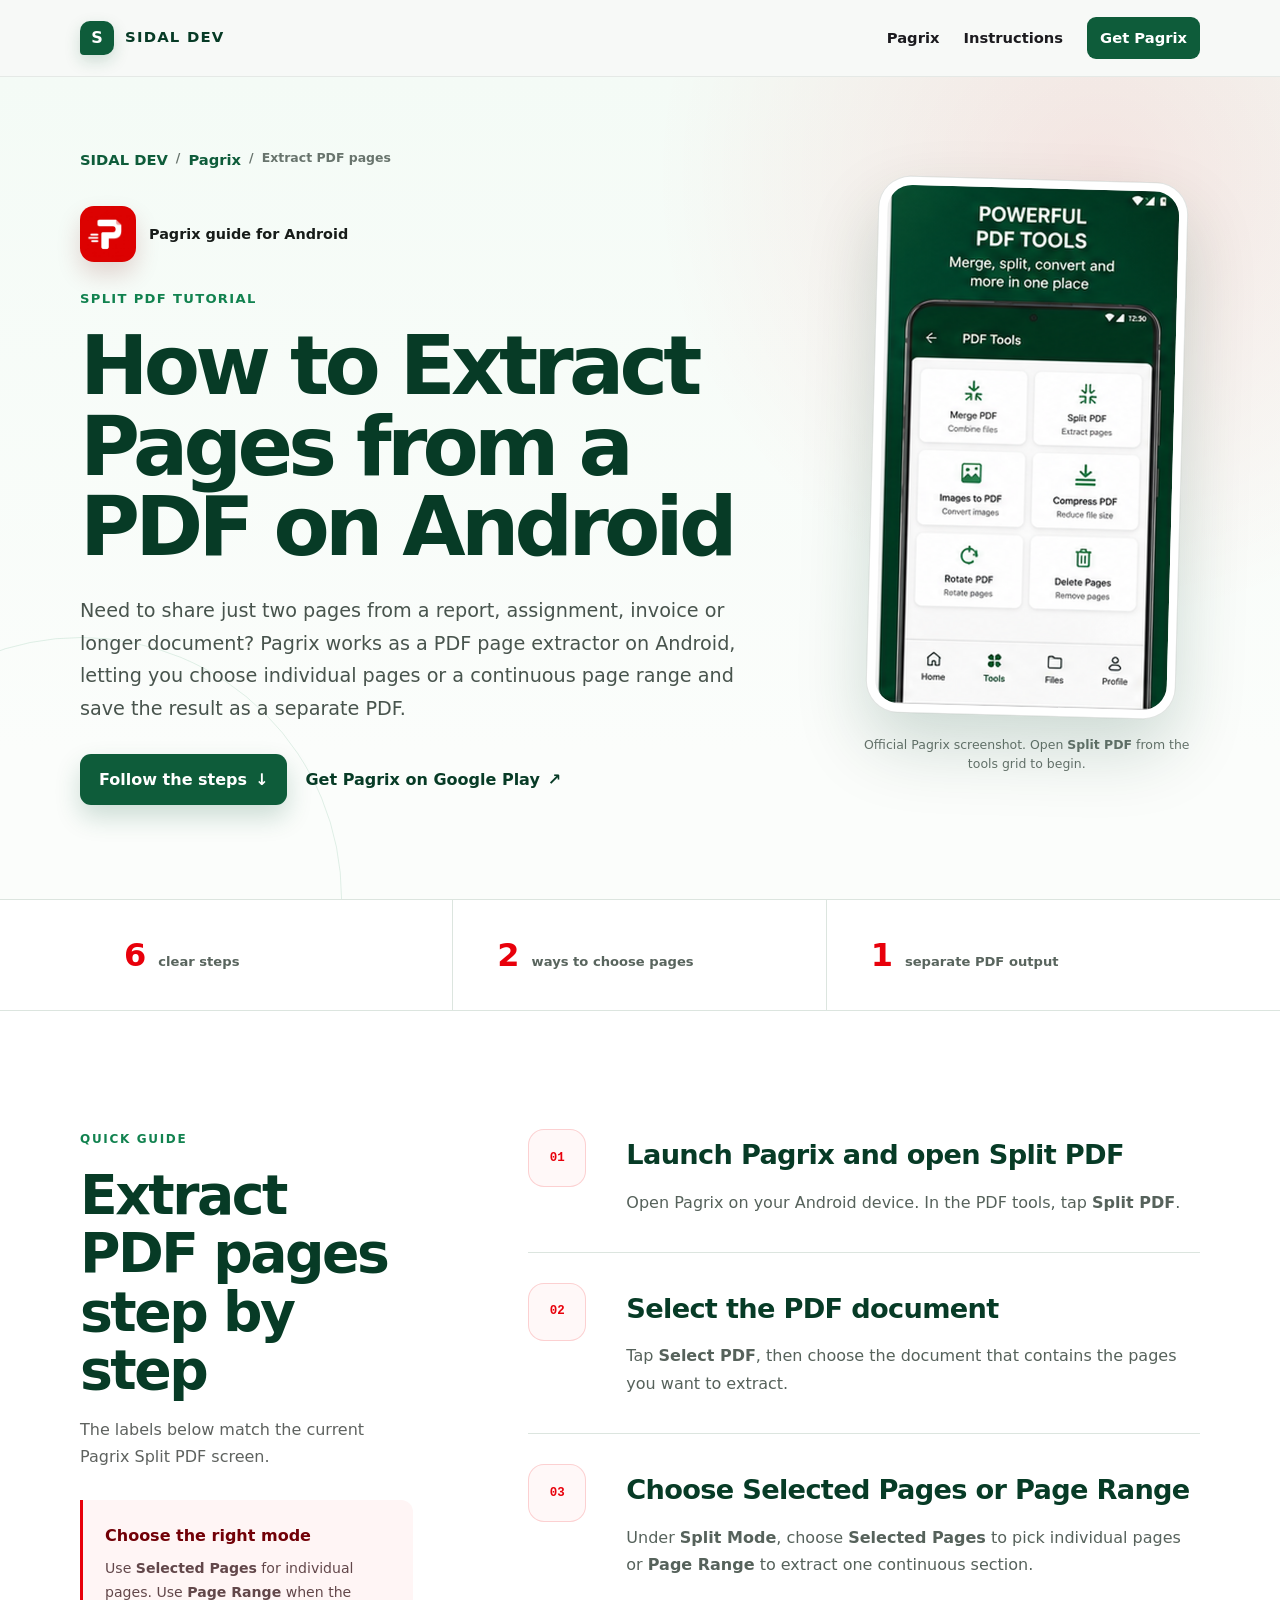
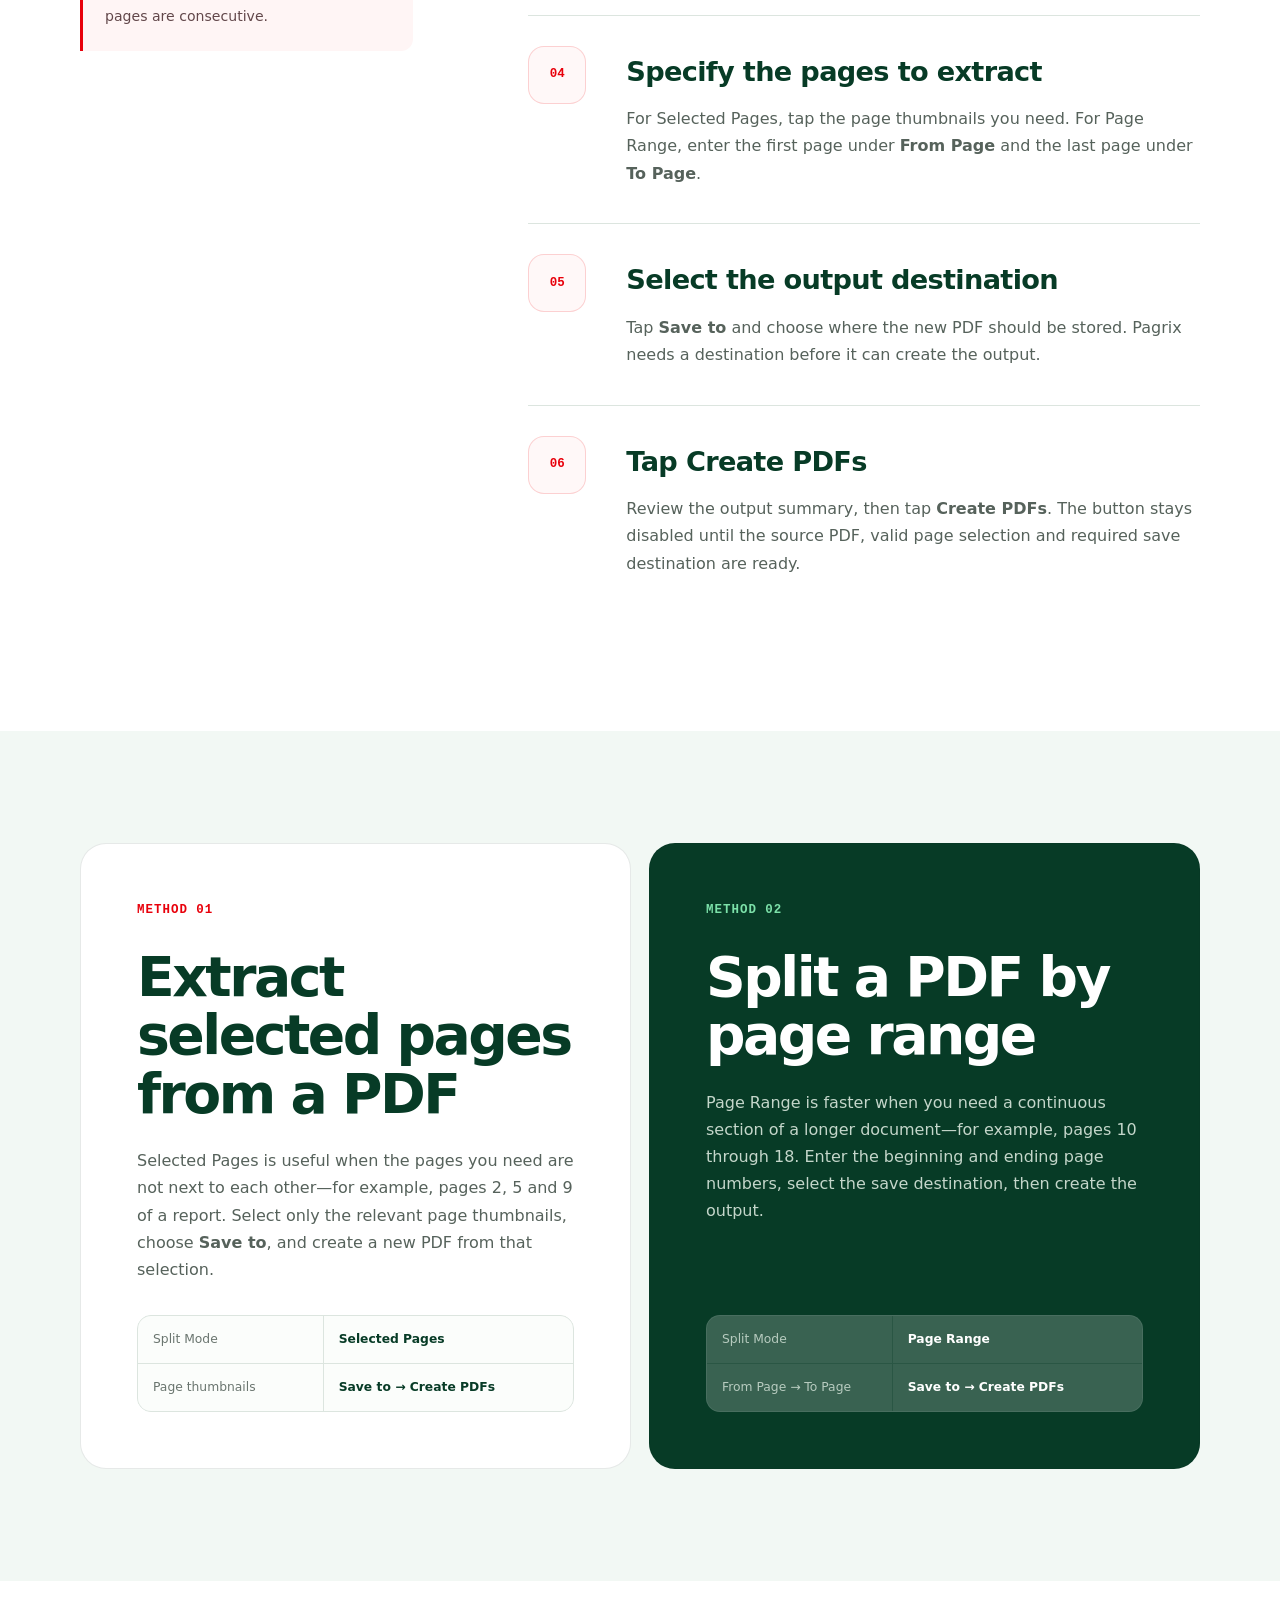
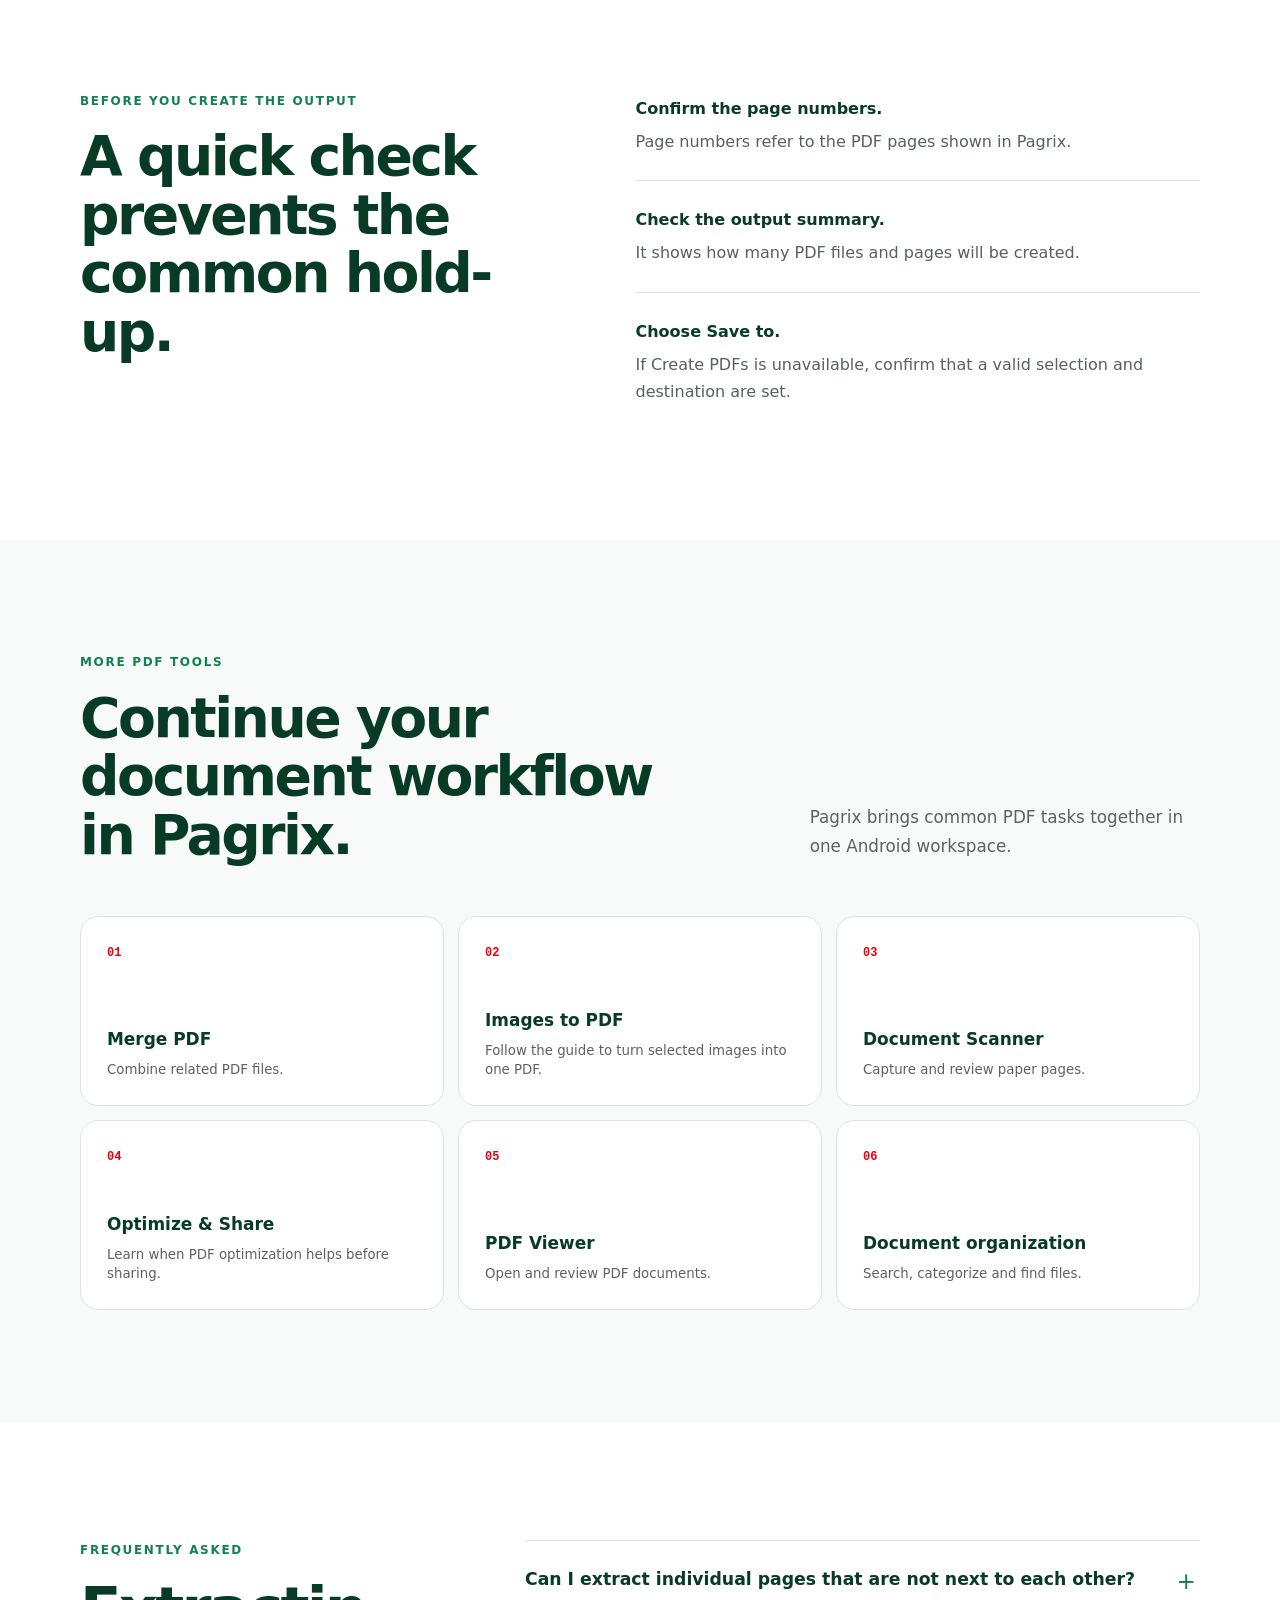
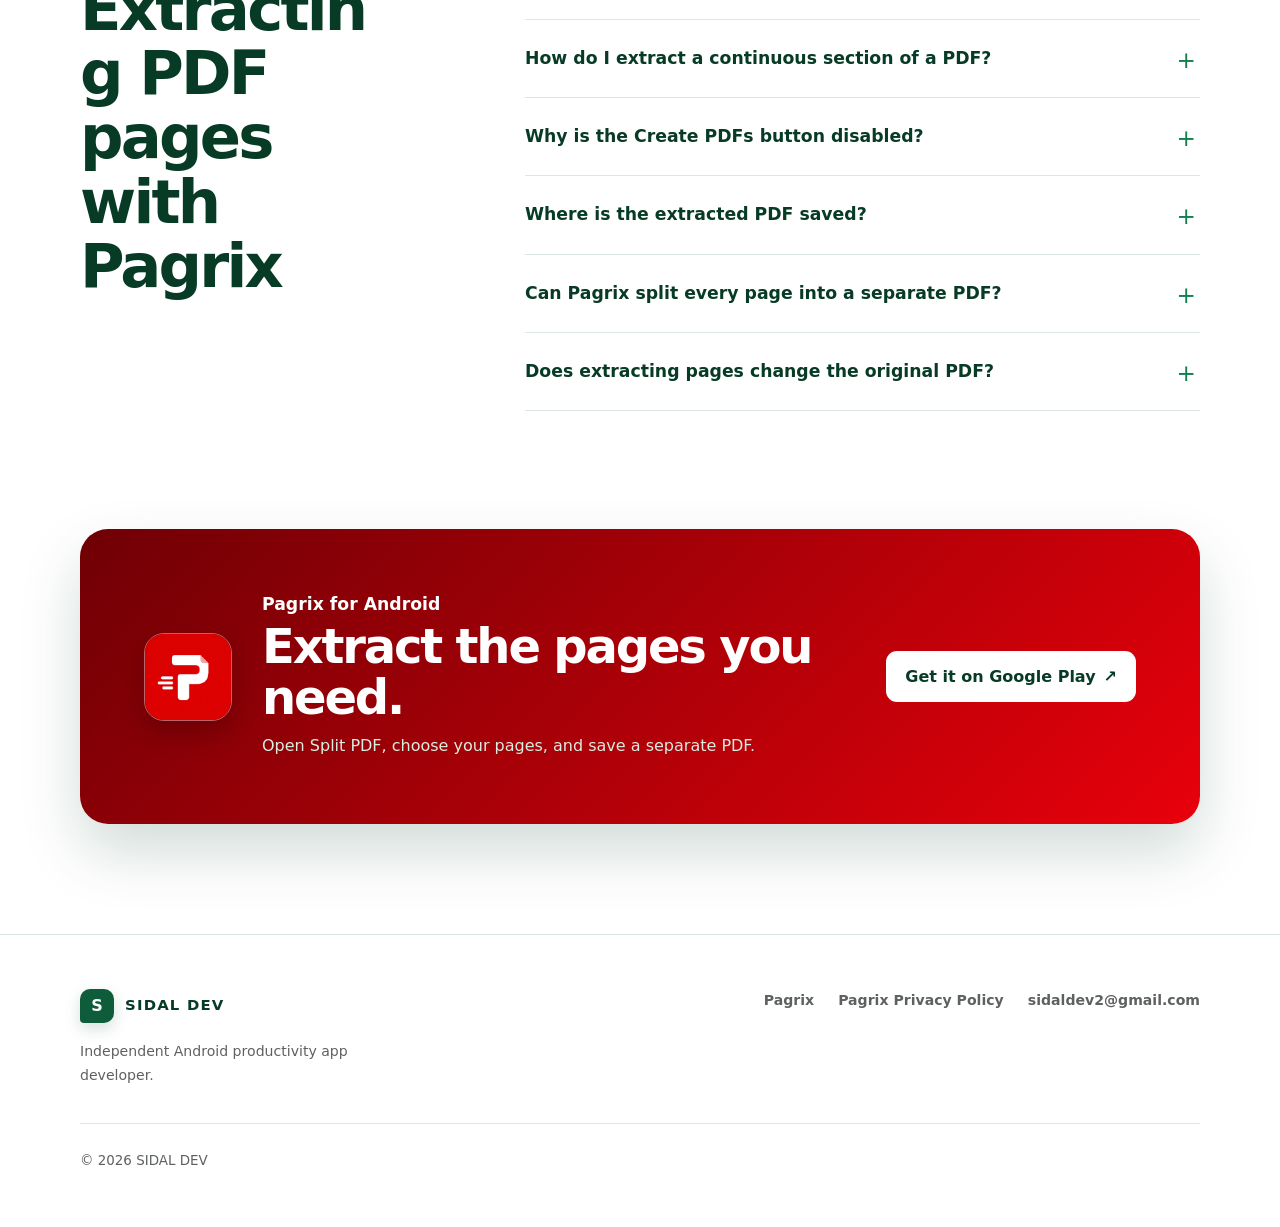
<file: pagrix/how-to-extract-pages-from-pdf/index.html>
<!doctype html>
<html lang="en">
  <head>
    <meta charset="utf-8">
    <meta name="viewport" content="width=device-width, initial-scale=1">
    <meta name="description" content="Learn how to extract selected pages from PDF files on Android using Pagrix. Split documents by selected pages or page ranges and save separate PDFs.">
    <meta name="robots" content="index, follow">
    <title>How to Extract Pages from a PDF on Android | Pagrix</title>
    <link rel="canonical" href="https://sidaldev.github.io/pagrix/how-to-extract-pages-from-pdf/">
    <meta property="og:title" content="How to Extract Pages from a PDF on Android | Pagrix">
    <meta property="og:description" content="Learn how to extract selected pages from PDF files on Android using Pagrix. Split documents by selected pages or page ranges and save separate PDFs.">
    <meta property="og:url" content="https://sidaldev.github.io/pagrix/how-to-extract-pages-from-pdf/">
    <meta property="og:type" content="article">
    <meta property="og:site_name" content="SIDAL DEV">
    <meta property="og:image" content="https://sidaldev.github.io/pagrix/assets/pagrix-split-pdf-tools.png">
    <meta property="og:image:width" content="1080">
    <meta property="og:image:height" content="1920">
    <meta property="og:image:alt" content="Pagrix PDF tools screen with the Split PDF option">
    <meta name="twitter:card" content="summary_large_image">
    <meta name="twitter:title" content="How to Extract Pages from a PDF on Android | Pagrix">
    <meta name="twitter:description" content="Use Pagrix to extract selected PDF pages or split a document by page range on Android.">
    <meta name="twitter:image" content="https://sidaldev.github.io/pagrix/assets/pagrix-split-pdf-tools.png">
    <meta name="twitter:image:alt" content="Pagrix PDF tools screen with the Split PDF option">
    <link rel="icon" href="../assets/pagrix-app-icon-red.png" type="image/png">
    <link rel="stylesheet" href="../../styles.css">
    <link rel="stylesheet" href="../styles.css">
    <link rel="stylesheet" href="styles.css">
    <script type="application/ld+json">
      {
        "@context": "https://schema.org",
        "@type": "HowTo",
        "name": "How to Extract Pages from a PDF on Android",
        "description": "Use Pagrix on Android to extract selected pages from a PDF or split a document by page range.",
        "url": "https://sidaldev.github.io/pagrix/how-to-extract-pages-from-pdf/",
        "image": "https://sidaldev.github.io/pagrix/assets/pagrix-split-pdf-tools.png",
        "totalTime": "PT5M",
        "tool": {
          "@type": "HowToTool",
          "name": "Pagrix for Android"
        },
        "step": [
          {
            "@type": "HowToStep",
            "position": 1,
            "name": "Open Split PDF",
            "text": "Launch Pagrix and choose Split PDF from the PDF tools."
          },
          {
            "@type": "HowToStep",
            "position": 2,
            "name": "Select a PDF",
            "text": "Tap Select PDF and choose the document you want to split."
          },
          {
            "@type": "HowToStep",
            "position": 3,
            "name": "Choose a split mode",
            "text": "Choose Selected Pages for individual pages or Page Range for a continuous section."
          },
          {
            "@type": "HowToStep",
            "position": 4,
            "name": "Specify the pages",
            "text": "Select the page thumbnails you need or enter the first and last page of the range."
          },
          {
            "@type": "HowToStep",
            "position": 5,
            "name": "Choose where to save",
            "text": "Tap Save to and choose the output destination."
          },
          {
            "@type": "HowToStep",
            "position": 6,
            "name": "Create the PDF output",
            "text": "Tap Create PDFs to generate the output at the selected destination."
          }
        ],
        "publisher": {
          "@type": "Organization",
          "name": "SIDAL DEV",
          "url": "https://sidaldev.github.io/"
        }
      }
    </script>
  </head>
  <body class="pagrix-page tutorial-page">
    <header class="site-header pagrix-header tutorial-header">
      <div class="shell header-inner">
        <a class="brand" href="../../" aria-label="SIDAL DEV home">
          <span class="brand-mark" aria-hidden="true">S</span>
          <span>SIDAL DEV</span>
        </a>
        <nav class="pagrix-nav tutorial-nav" aria-label="Tutorial navigation">
          <a href="../">Pagrix</a>
          <a href="#instructions">Instructions</a>
          <a class="nav-play-link" href="https://play.google.com/store/apps/details?id=com.sidaldev.pagrix&amp;referrer=utm_source%3Dsidaldev_website%26utm_medium%3Dorganic%26utm_campaign%3Dpagrix_launch" target="_blank" rel="noopener noreferrer">Get Pagrix</a>
        </nav>
      </div>
    </header>

    <main>
      <section class="tutorial-hero" aria-labelledby="tutorial-title">
        <div class="shell tutorial-hero-grid">
          <div class="tutorial-hero-copy">
            <nav class="breadcrumbs" aria-label="Breadcrumb">
              <a href="../../">SIDAL DEV</a>
              <span aria-hidden="true">/</span>
              <a href="../">Pagrix</a>
              <span aria-hidden="true">/</span>
              <span aria-current="page">Extract PDF pages</span>
            </nav>
            <div class="guide-product">
              <img src="../assets/pagrix-app-icon-red.png" width="56" height="56" alt="Pagrix red app icon">
              <p>Pagrix guide for Android</p>
            </div>
            <p class="pagrix-kicker">Split PDF tutorial</p>
            <h1 id="tutorial-title">How to Extract Pages from a PDF on Android</h1>
            <p class="tutorial-lead">Need to share just two pages from a report, assignment, invoice or longer document? Pagrix works as a PDF page extractor on Android, letting you choose individual pages or a continuous page range and save the result as a separate PDF.</p>
            <div class="hero-actions">
              <a class="play-button" href="#instructions">Follow the steps <span aria-hidden="true">↓</span></a>
              <a class="feature-link" href="https://play.google.com/store/apps/details?id=com.sidaldev.pagrix&amp;referrer=utm_source%3Dsidaldev_website%26utm_medium%3Dorganic%26utm_campaign%3Dpagrix_launch" target="_blank" rel="noopener noreferrer">Get Pagrix on Google Play <span aria-hidden="true">↗</span></a>
            </div>
          </div>
          <figure class="tutorial-hero-figure">
            <div class="tutorial-phone-frame">
              <img src="../assets/pagrix-split-pdf-tools.png" width="1080" height="1920" alt="Official Pagrix screenshot showing the PDF tools grid and Split PDF option" fetchpriority="high">
            </div>
            <figcaption>Official Pagrix screenshot. Open <strong>Split PDF</strong> from the tools grid to begin.</figcaption>
          </figure>
        </div>
      </section>

      <section class="guide-summary" aria-label="Guide summary">
        <div class="shell summary-grid">
          <div><strong>6</strong><span>clear steps</span></div>
          <div><strong>2</strong><span>ways to choose pages</span></div>
          <div><strong>1</strong><span>separate PDF output</span></div>
        </div>
      </section>

      <section class="instructions-section" id="instructions" aria-labelledby="instructions-heading">
        <div class="shell guide-layout">
          <aside class="guide-aside">
            <p class="eyebrow">Quick guide</p>
            <h2 id="instructions-heading">Extract PDF pages step by step</h2>
            <p>The labels below match the current Pagrix Split PDF screen.</p>
            <div class="mode-note">
              <strong>Choose the right mode</strong>
              <p>Use <b>Selected Pages</b> for individual pages. Use <b>Page Range</b> when the pages are consecutive.</p>
            </div>
          </aside>
          <ol class="tutorial-steps">
            <li>
              <span class="step-number">01</span>
              <div>
                <h3>Launch Pagrix and open Split PDF</h3>
                <p>Open Pagrix on your Android device. In the PDF tools, tap <strong>Split PDF</strong>.</p>
              </div>
            </li>
            <li>
              <span class="step-number">02</span>
              <div>
                <h3>Select the PDF document</h3>
                <p>Tap <strong>Select PDF</strong>, then choose the document that contains the pages you want to extract.</p>
              </div>
            </li>
            <li>
              <span class="step-number">03</span>
              <div>
                <h3>Choose Selected Pages or Page Range</h3>
                <p>Under <strong>Split Mode</strong>, choose <strong>Selected Pages</strong> to pick individual pages or <strong>Page Range</strong> to extract one continuous section.</p>
              </div>
            </li>
            <li>
              <span class="step-number">04</span>
              <div>
                <h3>Specify the pages to extract</h3>
                <p>For Selected Pages, tap the page thumbnails you need. For Page Range, enter the first page under <strong>From Page</strong> and the last page under <strong>To Page</strong>.</p>
              </div>
            </li>
            <li>
              <span class="step-number">05</span>
              <div>
                <h3>Select the output destination</h3>
                <p>Tap <strong>Save to</strong> and choose where the new PDF should be stored. Pagrix needs a destination before it can create the output.</p>
              </div>
            </li>
            <li>
              <span class="step-number">06</span>
              <div>
                <h3>Tap Create PDFs</h3>
                <p>Review the output summary, then tap <strong>Create PDFs</strong>. The button stays disabled until the source PDF, valid page selection and required save destination are ready.</p>
              </div>
            </li>
          </ol>
        </div>
      </section>

      <section class="mode-section" aria-labelledby="selected-pages-heading">
        <div class="shell mode-grid">
          <article class="mode-card selected-card">
            <p class="mode-index">Method 01</p>
            <h2 id="selected-pages-heading">Extract selected pages from a PDF</h2>
            <p>Selected Pages is useful when the pages you need are not next to each other—for example, pages 2, 5 and 9 of a report. Select only the relevant page thumbnails, choose <strong>Save to</strong>, and create a new PDF from that selection.</p>
            <div class="label-preview" aria-label="Pagrix interface labels for selected pages">
              <span>Split Mode</span>
              <strong>Selected Pages</strong>
              <span>Page thumbnails</span>
              <strong>Save to → Create PDFs</strong>
            </div>
          </article>
          <article class="mode-card range-card">
            <p class="mode-index">Method 02</p>
            <h2>Split a PDF by page range</h2>
            <p>Page Range is faster when you need a continuous section of a longer document—for example, pages 10 through 18. Enter the beginning and ending page numbers, select the save destination, then create the output.</p>
            <div class="label-preview" aria-label="Pagrix interface labels for a page range">
              <span>Split Mode</span>
              <strong>Page Range</strong>
              <span>From Page → To Page</span>
              <strong>Save to → Create PDFs</strong>
            </div>
          </article>
        </div>
      </section>

      <section class="tips-section" aria-labelledby="tips-heading">
        <div class="shell tips-grid">
          <div>
            <p class="eyebrow">Before you create the output</p>
            <h2 id="tips-heading">A quick check prevents the common hold-up.</h2>
          </div>
          <ul class="tips-list">
            <li><strong>Confirm the page numbers.</strong> Page numbers refer to the PDF pages shown in Pagrix.</li>
            <li><strong>Check the output summary.</strong> It shows how many PDF files and pages will be created.</li>
            <li><strong>Choose Save to.</strong> If Create PDFs is unavailable, confirm that a valid selection and destination are set.</li>
          </ul>
        </div>
      </section>

      <section class="related-section" aria-labelledby="related-heading">
        <div class="shell">
          <div class="section-intro split-heading">
            <div>
              <p class="eyebrow">More PDF tools</p>
              <h2 id="related-heading">Continue your document workflow in Pagrix.</h2>
            </div>
            <p>Pagrix brings common PDF tasks together in one Android workspace.</p>
          </div>
          <div class="related-grid">
            <a href="../#features"><span>01</span><strong>Merge PDF</strong><small>Combine related PDF files.</small></a>
            <a href="../how-to-convert-jpg-to-pdf/"><span>02</span><strong>Images to PDF</strong><small>Follow the guide to turn selected images into one PDF.</small></a>
            <a href="../#features"><span>03</span><strong>Document Scanner</strong><small>Capture and review paper pages.</small></a>
            <a href="../how-to-reduce-pdf-size/"><span>04</span><strong>Optimize &amp; Share</strong><small>Learn when PDF optimization helps before sharing.</small></a>
            <a href="../#features"><span>05</span><strong>PDF Viewer</strong><small>Open and review PDF documents.</small></a>
            <a href="../#features"><span>06</span><strong>Document organization</strong><small>Search, categorize and find files.</small></a>
          </div>
        </div>
      </section>

      <section class="faq-section tutorial-faq" aria-labelledby="faq-heading">
        <div class="shell faq-layout">
          <div class="faq-heading-wrap">
            <p class="eyebrow">Frequently asked</p>
            <h2 id="faq-heading">Extracting PDF pages with Pagrix</h2>
          </div>
          <div class="faq-list">
            <details>
              <summary>Can I extract individual pages that are not next to each other?</summary>
              <p>Yes. Choose Selected Pages in Split Mode, then tap the individual page thumbnails you want in the new PDF.</p>
            </details>
            <details>
              <summary>How do I extract a continuous section of a PDF?</summary>
              <p>Choose Page Range, then enter the first page under From Page and the last page under To Page.</p>
            </details>
            <details>
              <summary>Why is the Create PDFs button disabled?</summary>
              <p>Create PDFs becomes available after Pagrix has a source PDF, a valid page selection and the required output destination selected under Save to.</p>
            </details>
            <details>
              <summary>Where is the extracted PDF saved?</summary>
              <p>Pagrix saves the output to the destination you choose under Save to.</p>
            </details>
            <details>
              <summary>Can Pagrix split every page into a separate PDF?</summary>
              <p>Yes. The current Split PDF screen also includes an Every Page mode for creating one PDF per page. This guide focuses on Selected Pages and Page Range.</p>
            </details>
            <details>
              <summary>Does extracting pages change the original PDF?</summary>
              <p>Pagrix creates PDF output at the destination you select. Your source document remains in its existing location.</p>
            </details>
          </div>
        </div>
      </section>

      <section class="final-cta tutorial-cta" aria-labelledby="final-cta-heading">
        <div class="shell final-cta-card">
          <img src="../assets/pagrix-app-icon-red.png" width="88" height="88" alt="Pagrix red app icon" loading="lazy">
          <div class="final-cta-copy">
            <p class="product-label">Pagrix for Android</p>
            <h2 id="final-cta-heading">Extract the pages you need.</h2>
            <p>Open Split PDF, choose your pages, and save a separate PDF.</p>
          </div>
          <a class="play-button light-play-button" href="https://play.google.com/store/apps/details?id=com.sidaldev.pagrix&amp;referrer=utm_source%3Dsidaldev_website%26utm_medium%3Dorganic%26utm_campaign%3Dpagrix_launch" target="_blank" rel="noopener noreferrer">Get it on Google Play <span aria-hidden="true">↗</span></a>
        </div>
      </section>
    </main>

    <footer class="site-footer pagrix-footer">
      <div class="shell pagrix-footer-grid">
        <div>
          <a class="brand" href="../../" aria-label="SIDAL DEV home">
            <span class="brand-mark" aria-hidden="true">S</span>
            <span>SIDAL DEV</span>
          </a>
          <p>Independent Android productivity app developer.</p>
        </div>
        <nav aria-label="Footer navigation">
          <a href="../">Pagrix</a>
          <a href="../../privacy/pagrix/">Pagrix Privacy Policy</a>
          <a href="mailto:sidaldev2@gmail.com">sidaldev2@gmail.com</a>
        </nav>
        <p class="footer-copyright">© 2026 SIDAL DEV</p>
      </div>
    </footer>
  </body>
</html>
</file>
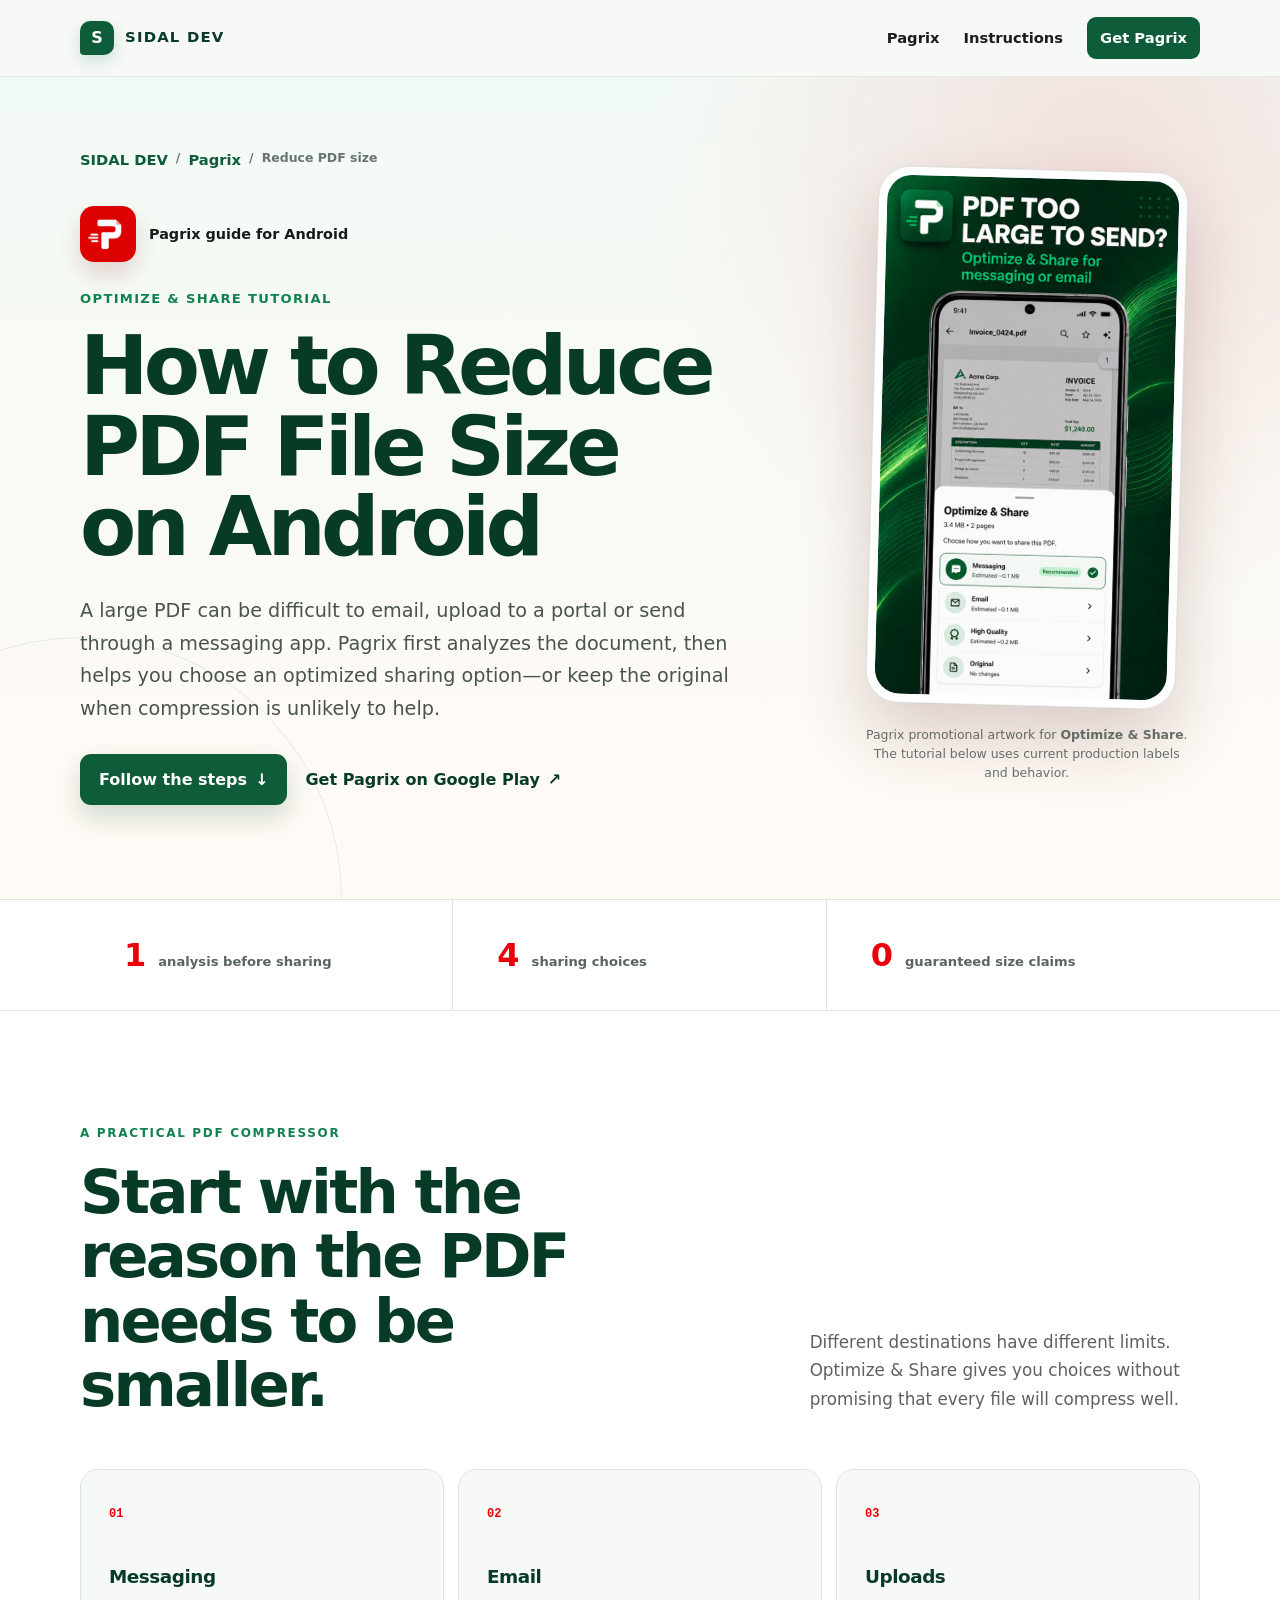
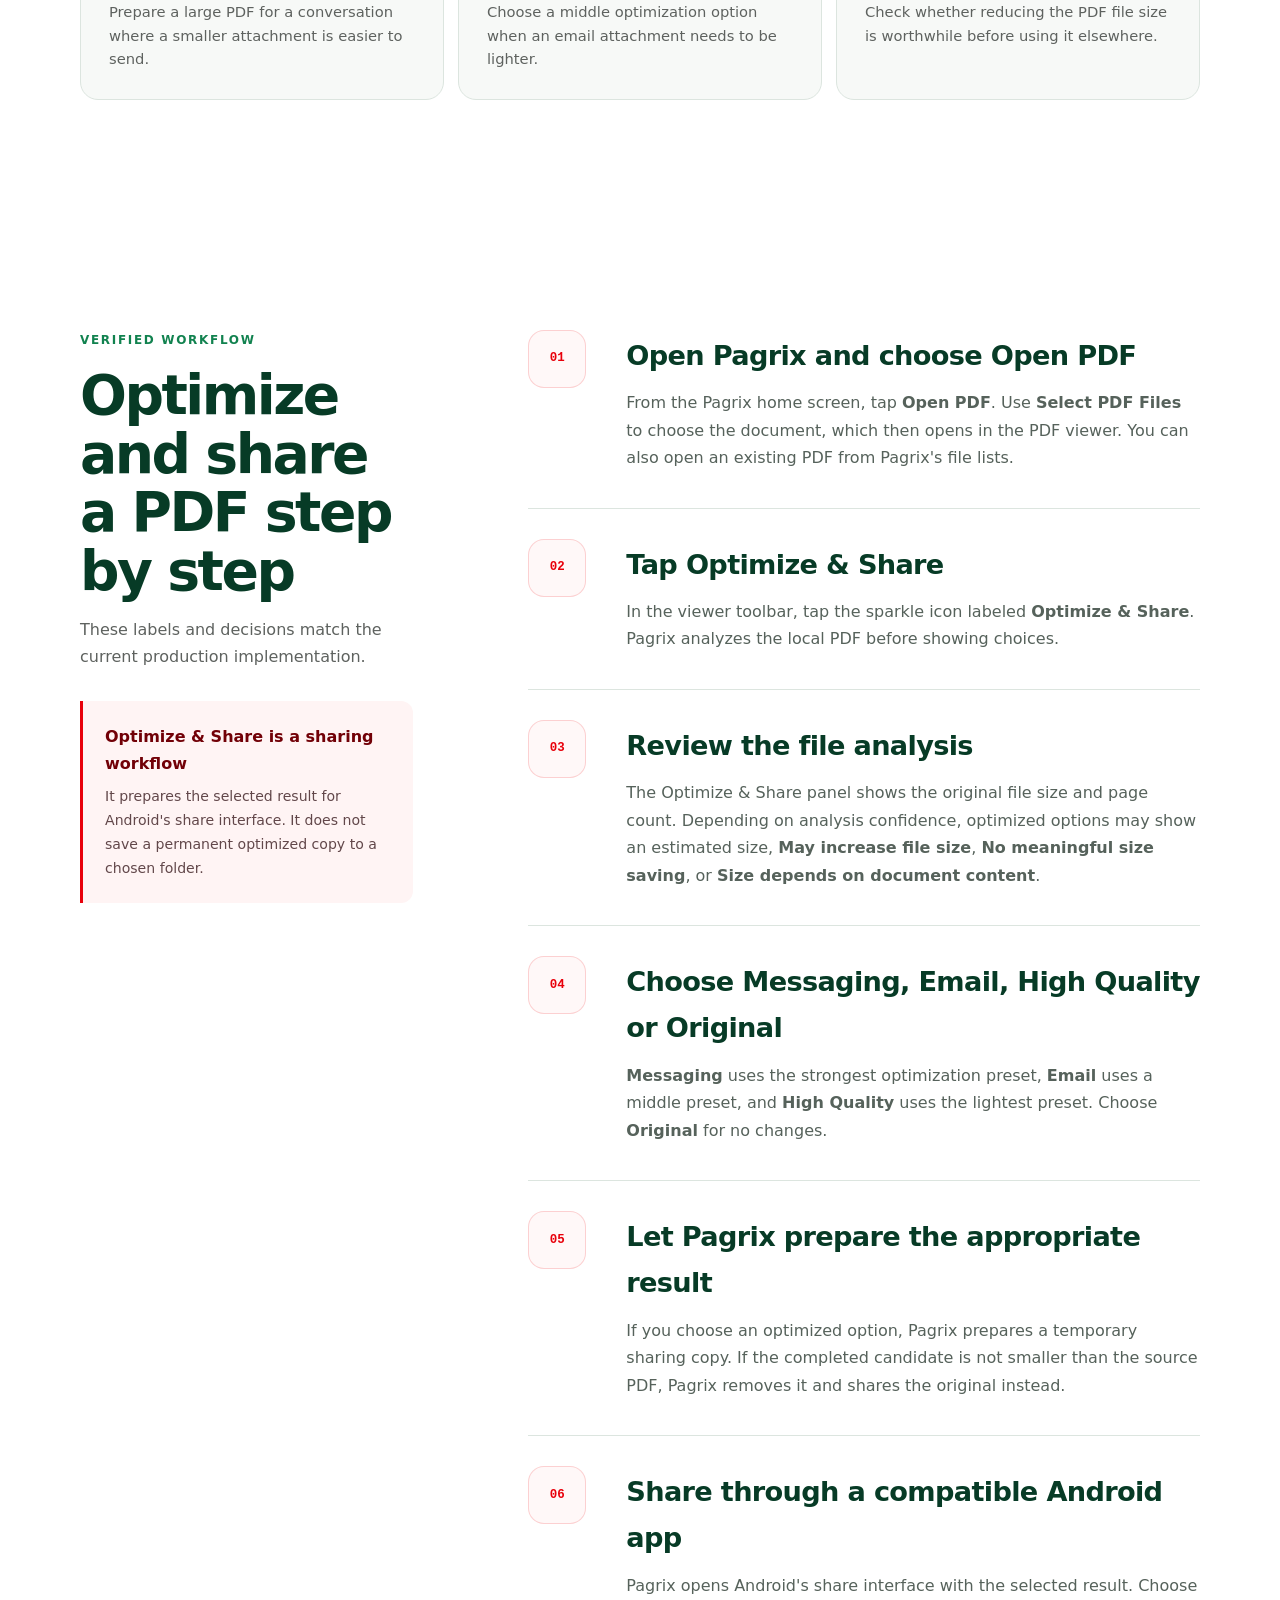
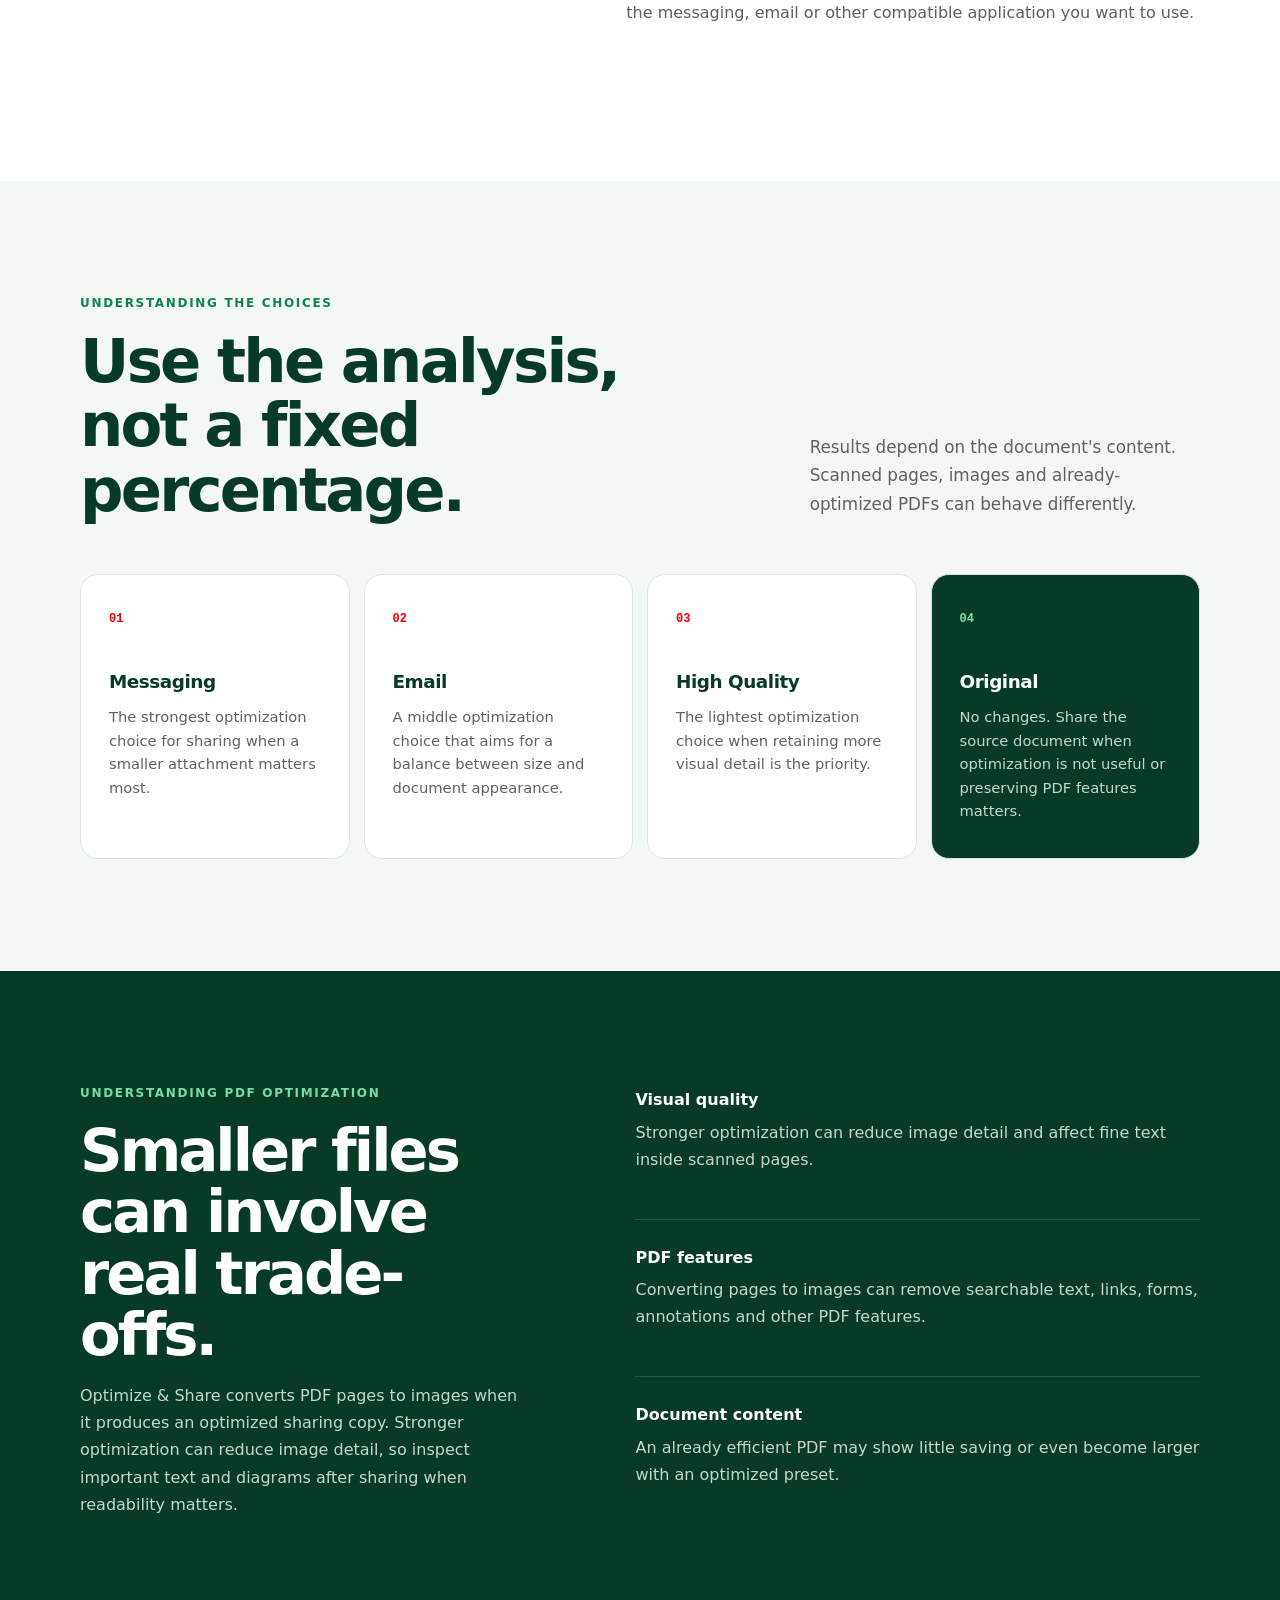
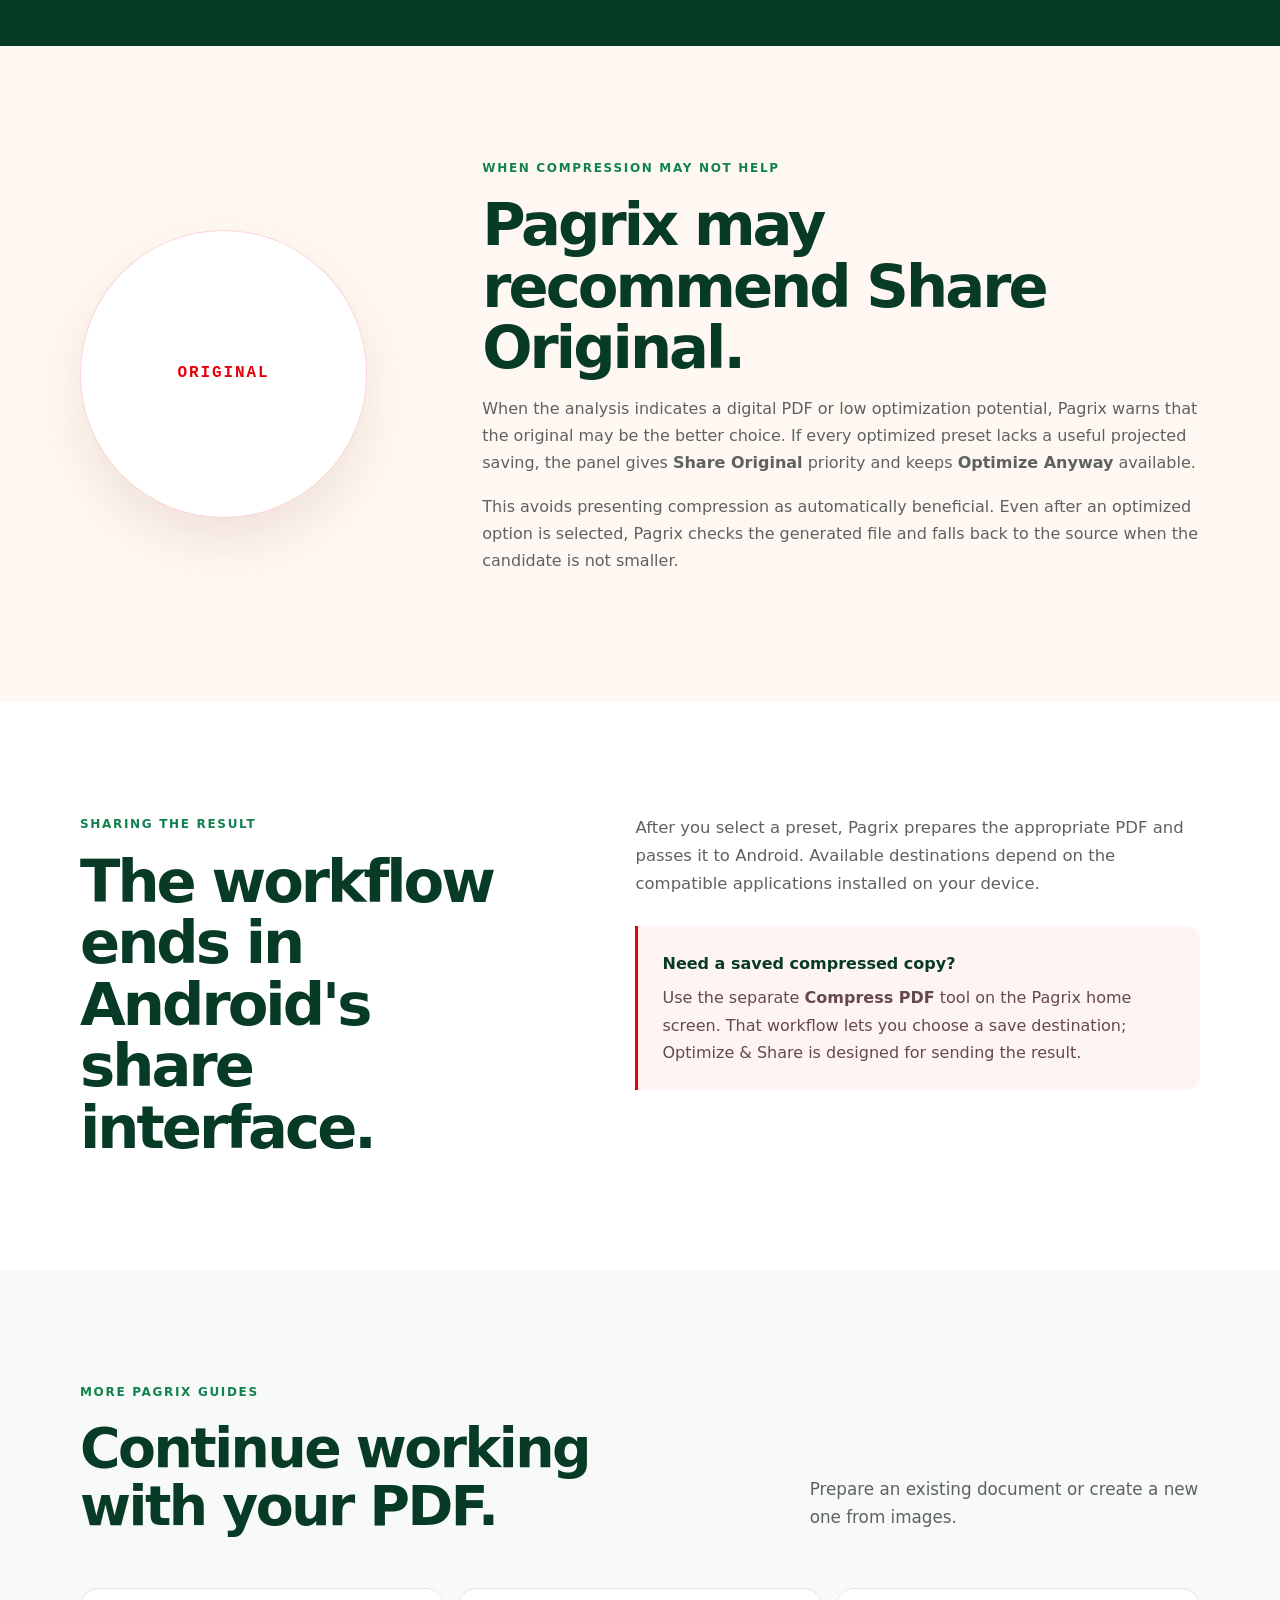
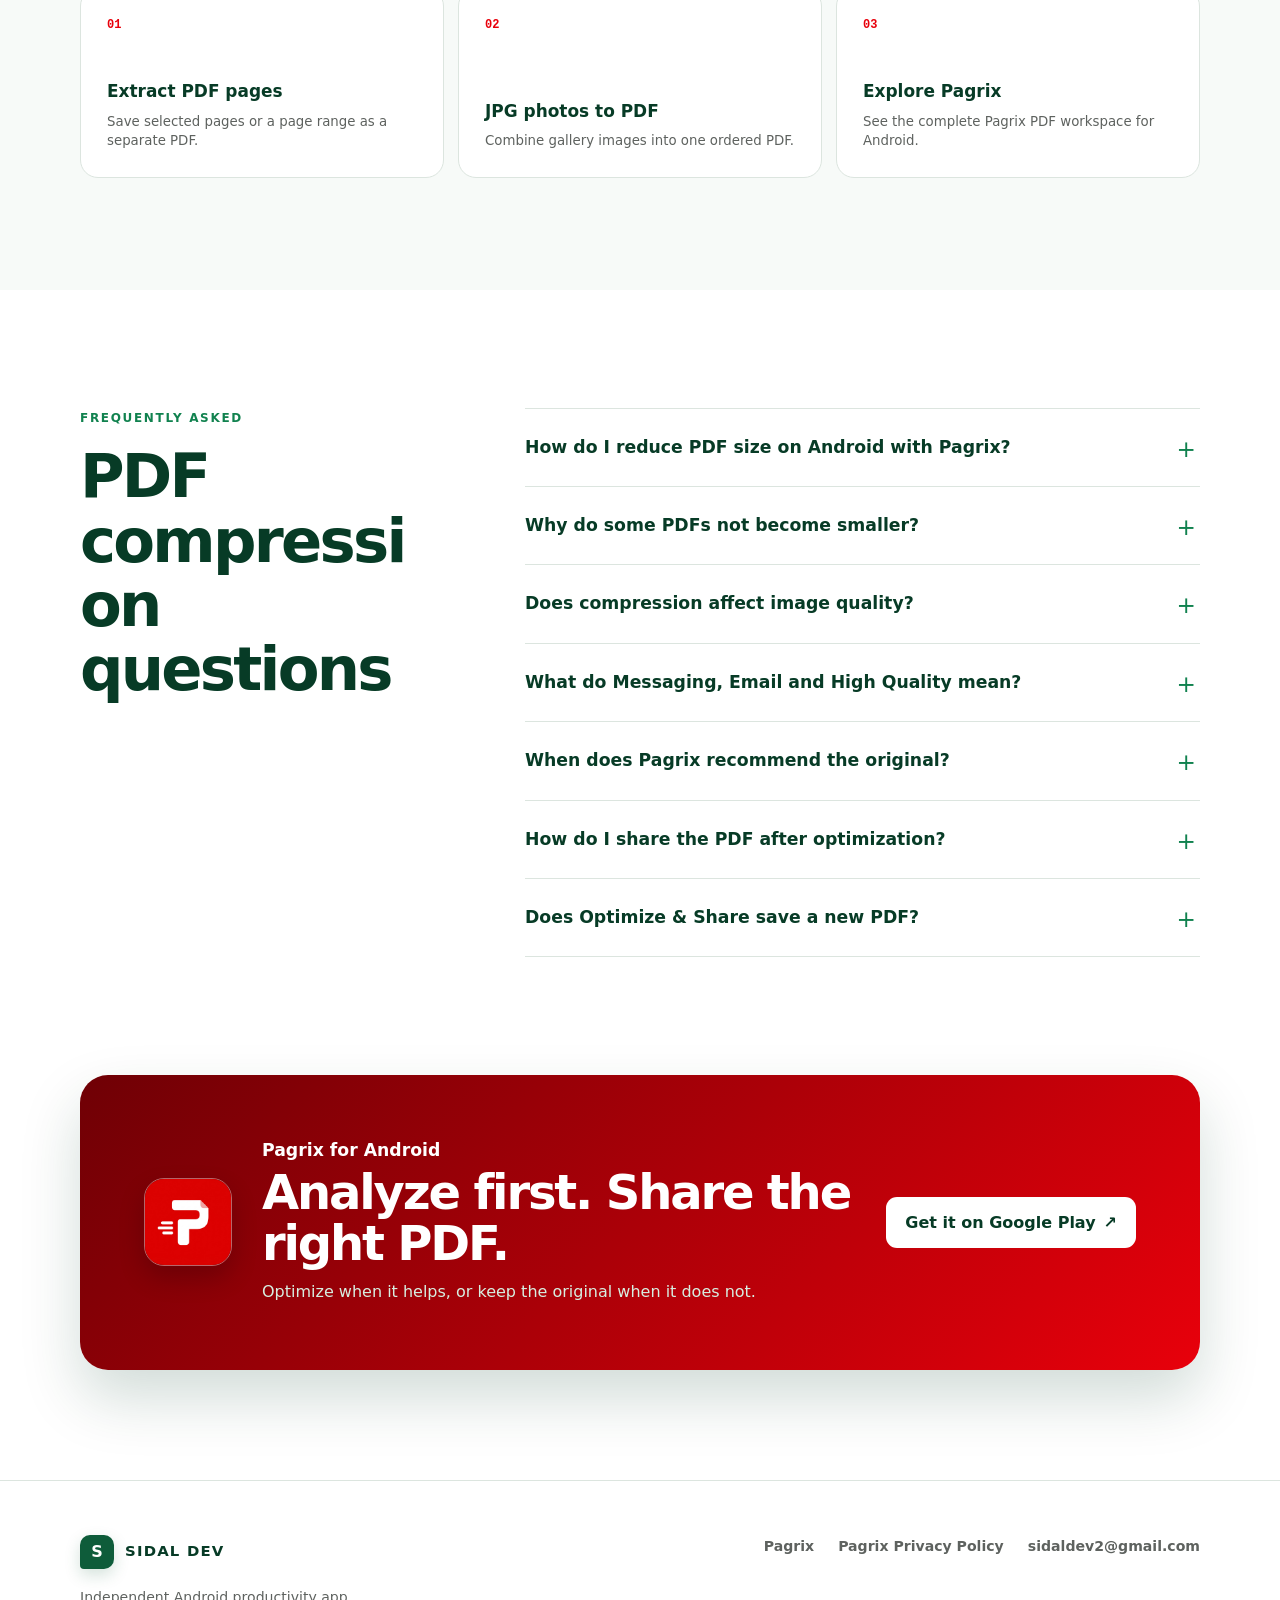
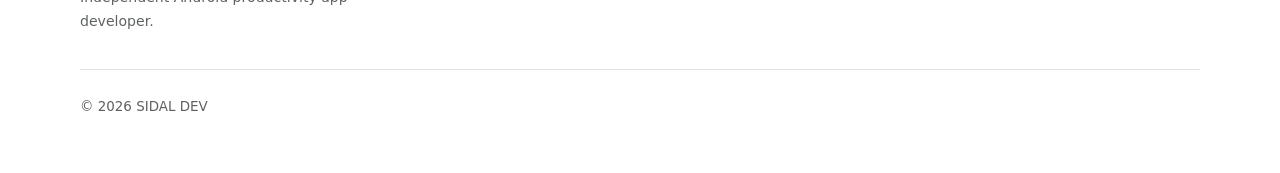
<file: pagrix/how-to-reduce-pdf-size/index.html>
<!doctype html>
<html lang="en">
  <head>
    <meta charset="utf-8">
    <meta name="viewport" content="width=device-width, initial-scale=1">
    <meta name="description" content="Learn how to reduce PDF file size on Android using Pagrix Optimize &amp; Share. Check whether compression helps and share a smaller PDF when beneficial.">
    <meta name="robots" content="index, follow">
    <title>How to Reduce PDF Size on Android | Pagrix</title>
    <link rel="canonical" href="https://sidaldev.github.io/pagrix/how-to-reduce-pdf-size/">
    <meta property="og:title" content="How to Reduce PDF Size on Android | Pagrix">
    <meta property="og:description" content="Learn how to reduce PDF file size on Android using Pagrix Optimize &amp; Share. Check whether compression helps and share a smaller PDF when beneficial.">
    <meta property="og:url" content="https://sidaldev.github.io/pagrix/how-to-reduce-pdf-size/">
    <meta property="og:type" content="article">
    <meta property="og:site_name" content="SIDAL DEV">
    <meta property="og:image" content="https://sidaldev.github.io/pagrix/assets/pagrix-optimize-share.jpg">
    <meta property="og:image:width" content="720">
    <meta property="og:image:height" content="1280">
    <meta property="og:image:alt" content="Pagrix promotional artwork for Optimize and Share on Android">
    <meta name="twitter:card" content="summary_large_image">
    <meta name="twitter:title" content="How to Reduce PDF Size on Android | Pagrix">
    <meta name="twitter:description" content="Analyze a PDF, choose an optimization option, and share the appropriate result with Pagrix on Android.">
    <meta name="twitter:image" content="https://sidaldev.github.io/pagrix/assets/pagrix-optimize-share.jpg">
    <meta name="twitter:image:alt" content="Pagrix promotional artwork for Optimize and Share on Android">
    <link rel="icon" href="../assets/pagrix-app-icon-red.png" type="image/png">
    <link rel="stylesheet" href="../../styles.css">
    <link rel="stylesheet" href="../styles.css">
    <link rel="stylesheet" href="../how-to-extract-pages-from-pdf/styles.css">
    <link rel="stylesheet" href="styles.css">
    <script type="application/ld+json">
      {
        "@context": "https://schema.org",
        "@type": "HowTo",
        "name": "How to Reduce PDF File Size on Android",
        "description": "Use Pagrix Optimize & Share to analyze a PDF, choose an appropriate optimization preset, and share the result on Android.",
        "url": "https://sidaldev.github.io/pagrix/how-to-reduce-pdf-size/",
        "image": "https://sidaldev.github.io/pagrix/assets/pagrix-optimize-share.jpg",
        "totalTime": "PT5M",
        "tool": {
          "@type": "HowToTool",
          "name": "Pagrix for Android"
        },
        "step": [
          {
            "@type": "HowToStep",
            "position": 1,
            "name": "Open a PDF",
            "text": "Open Pagrix, choose Open PDF, and select the document you want to share."
          },
          {
            "@type": "HowToStep",
            "position": 2,
            "name": "Open Optimize & Share",
            "text": "In the PDF viewer, tap the Optimize & Share sparkle icon in the toolbar."
          },
          {
            "@type": "HowToStep",
            "position": 3,
            "name": "Review the analysis",
            "text": "Review the file size, page count, projected sizes, and any recommendation to share the original."
          },
          {
            "@type": "HowToStep",
            "position": 4,
            "name": "Choose a sharing option",
            "text": "Choose Messaging, Email, High Quality, or Original based on the analysis."
          },
          {
            "@type": "HowToStep",
            "position": 5,
            "name": "Let Pagrix prepare the PDF",
            "text": "Pagrix prepares the selected result and falls back to the original if an optimized candidate is not smaller."
          },
          {
            "@type": "HowToStep",
            "position": 6,
            "name": "Share with an Android app",
            "text": "Select a compatible app from Android's share interface to send the PDF."
          }
        ],
        "publisher": {
          "@type": "Organization",
          "name": "SIDAL DEV",
          "url": "https://sidaldev.github.io/"
        }
      }
    </script>
  </head>
  <body class="pagrix-page tutorial-page optimize-guide-page">
    <header class="site-header pagrix-header tutorial-header">
      <div class="shell header-inner">
        <a class="brand" href="../../" aria-label="SIDAL DEV home">
          <span class="brand-mark" aria-hidden="true">S</span>
          <span>SIDAL DEV</span>
        </a>
        <nav class="pagrix-nav tutorial-nav" aria-label="Tutorial navigation">
          <a href="../">Pagrix</a>
          <a href="#instructions">Instructions</a>
          <a class="nav-play-link" href="https://play.google.com/store/apps/details?id=com.sidaldev.pagrix&amp;referrer=utm_source%3Dsidaldev_website%26utm_medium%3Dorganic%26utm_campaign%3Dpagrix_launch" target="_blank" rel="noopener noreferrer">Get Pagrix</a>
        </nav>
      </div>
    </header>

    <main>
      <section class="tutorial-hero optimize-guide-hero" aria-labelledby="tutorial-title">
        <div class="shell tutorial-hero-grid">
          <div class="tutorial-hero-copy">
            <nav class="breadcrumbs" aria-label="Breadcrumb">
              <a href="../../">SIDAL DEV</a>
              <span aria-hidden="true">/</span>
              <a href="../">Pagrix</a>
              <span aria-hidden="true">/</span>
              <span aria-current="page">Reduce PDF size</span>
            </nav>
            <div class="guide-product">
              <img src="../assets/pagrix-app-icon-red.png" width="56" height="56" alt="Pagrix red app icon">
              <p>Pagrix guide for Android</p>
            </div>
            <p class="pagrix-kicker">Optimize &amp; Share tutorial</p>
            <h1 id="tutorial-title">How to Reduce PDF File Size on Android</h1>
            <p class="tutorial-lead">A large PDF can be difficult to email, upload to a portal or send through a messaging app. Pagrix first analyzes the document, then helps you choose an optimized sharing option—or keep the original when compression is unlikely to help.</p>
            <div class="hero-actions">
              <a class="play-button" href="#instructions">Follow the steps <span aria-hidden="true">↓</span></a>
              <a class="feature-link" href="https://play.google.com/store/apps/details?id=com.sidaldev.pagrix&amp;referrer=utm_source%3Dsidaldev_website%26utm_medium%3Dorganic%26utm_campaign%3Dpagrix_launch" target="_blank" rel="noopener noreferrer">Get Pagrix on Google Play <span aria-hidden="true">↗</span></a>
            </div>
          </div>
          <figure class="tutorial-hero-figure">
            <div class="tutorial-phone-frame optimize-guide-frame">
              <img src="../assets/pagrix-optimize-share.jpg" width="720" height="1280" alt="Pagrix promotional artwork showing the Optimize and Share choices" fetchpriority="high">
            </div>
            <figcaption>Pagrix promotional artwork for <strong>Optimize &amp; Share</strong>. The tutorial below uses current production labels and behavior.</figcaption>
          </figure>
        </div>
      </section>

      <section class="guide-summary" aria-label="Guide summary">
        <div class="shell summary-grid">
          <div><strong>1</strong><span>analysis before sharing</span></div>
          <div><strong>4</strong><span>sharing choices</span></div>
          <div><strong>0</strong><span>guaranteed size claims</span></div>
        </div>
      </section>

      <section class="problem-section" aria-labelledby="problem-heading">
        <div class="shell">
          <div class="section-intro split-heading">
            <div>
              <p class="eyebrow">A practical PDF compressor</p>
              <h2 id="problem-heading">Start with the reason the PDF needs to be smaller.</h2>
            </div>
            <p>Different destinations have different limits. Optimize &amp; Share gives you choices without promising that every file will compress well.</p>
          </div>
          <div class="problem-grid">
            <article><span>01</span><h3>Messaging</h3><p>Prepare a large PDF for a conversation where a smaller attachment is easier to send.</p></article>
            <article><span>02</span><h3>Email</h3><p>Choose a middle optimization option when an email attachment needs to be lighter.</p></article>
            <article><span>03</span><h3>Uploads</h3><p>Check whether reducing the PDF file size is worthwhile before using it elsewhere.</p></article>
          </div>
        </div>
      </section>

      <section class="instructions-section" id="instructions" aria-labelledby="instructions-heading">
        <div class="shell guide-layout">
          <aside class="guide-aside">
            <p class="eyebrow">Verified workflow</p>
            <h2 id="instructions-heading">Optimize and share a PDF step by step</h2>
            <p>These labels and decisions match the current production implementation.</p>
            <div class="mode-note accuracy-note">
              <strong>Optimize &amp; Share is a sharing workflow</strong>
              <p>It prepares the selected result for Android's share interface. It does not save a permanent optimized copy to a chosen folder.</p>
            </div>
          </aside>
          <ol class="tutorial-steps">
            <li>
              <span class="step-number">01</span>
              <div><h3>Open Pagrix and choose Open PDF</h3><p>From the Pagrix home screen, tap <strong>Open PDF</strong>. Use <strong>Select PDF Files</strong> to choose the document, which then opens in the PDF viewer. You can also open an existing PDF from Pagrix's file lists.</p></div>
            </li>
            <li>
              <span class="step-number">02</span>
              <div><h3>Tap Optimize &amp; Share</h3><p>In the viewer toolbar, tap the sparkle icon labeled <strong>Optimize &amp; Share</strong>. Pagrix analyzes the local PDF before showing choices.</p></div>
            </li>
            <li>
              <span class="step-number">03</span>
              <div><h3>Review the file analysis</h3><p>The Optimize &amp; Share panel shows the original file size and page count. Depending on analysis confidence, optimized options may show an estimated size, <strong>May increase file size</strong>, <strong>No meaningful size saving</strong>, or <strong>Size depends on document content</strong>.</p></div>
            </li>
            <li>
              <span class="step-number">04</span>
              <div><h3>Choose Messaging, Email, High Quality or Original</h3><p><strong>Messaging</strong> uses the strongest optimization preset, <strong>Email</strong> uses a middle preset, and <strong>High Quality</strong> uses the lightest preset. Choose <strong>Original</strong> for no changes.</p></div>
            </li>
            <li>
              <span class="step-number">05</span>
              <div><h3>Let Pagrix prepare the appropriate result</h3><p>If you choose an optimized option, Pagrix prepares a temporary sharing copy. If the completed candidate is not smaller than the source PDF, Pagrix removes it and shares the original instead.</p></div>
            </li>
            <li>
              <span class="step-number">06</span>
              <div><h3>Share through a compatible Android app</h3><p>Pagrix opens Android's share interface with the selected result. Choose the messaging, email or other compatible application you want to use.</p></div>
            </li>
          </ol>
        </div>
      </section>

      <section class="choice-section" aria-labelledby="choices-heading">
        <div class="shell">
          <div class="section-intro split-heading">
            <div><p class="eyebrow">Understanding the choices</p><h2 id="choices-heading">Use the analysis, not a fixed percentage.</h2></div>
            <p>Results depend on the document's content. Scanned pages, images and already-optimized PDFs can behave differently.</p>
          </div>
          <div class="choice-grid">
            <article class="choice-card"><span>01</span><h3>Messaging</h3><p>The strongest optimization choice for sharing when a smaller attachment matters most.</p></article>
            <article class="choice-card"><span>02</span><h3>Email</h3><p>A middle optimization choice that aims for a balance between size and document appearance.</p></article>
            <article class="choice-card"><span>03</span><h3>High Quality</h3><p>The lightest optimization choice when retaining more visual detail is the priority.</p></article>
            <article class="choice-card original-choice"><span>04</span><h3>Original</h3><p>No changes. Share the source document when optimization is not useful or preserving PDF features matters.</p></article>
          </div>
        </div>
      </section>

      <section class="tradeoff-section" aria-labelledby="tradeoff-heading">
        <div class="shell tradeoff-grid">
          <div>
            <p class="eyebrow">Understanding PDF optimization</p>
            <h2 id="tradeoff-heading">Smaller files can involve real trade-offs.</h2>
            <p>Optimize &amp; Share converts PDF pages to images when it produces an optimized sharing copy. Stronger optimization can reduce image detail, so inspect important text and diagrams after sharing when readability matters.</p>
          </div>
          <div class="tradeoff-list">
            <article><strong>Visual quality</strong><p>Stronger optimization can reduce image detail and affect fine text inside scanned pages.</p></article>
            <article><strong>PDF features</strong><p>Converting pages to images can remove searchable text, links, forms, annotations and other PDF features.</p></article>
            <article><strong>Document content</strong><p>An already efficient PDF may show little saving or even become larger with an optimized preset.</p></article>
          </div>
        </div>
      </section>

      <section class="original-section" aria-labelledby="original-heading">
        <div class="shell original-grid">
          <div class="original-badge" aria-hidden="true">ORIGINAL</div>
          <div>
            <p class="eyebrow">When compression may not help</p>
            <h2 id="original-heading">Pagrix may recommend Share Original.</h2>
            <p>When the analysis indicates a digital PDF or low optimization potential, Pagrix warns that the original may be the better choice. If every optimized preset lacks a useful projected saving, the panel gives <strong>Share Original</strong> priority and keeps <strong>Optimize Anyway</strong> available.</p>
            <p>This avoids presenting compression as automatically beneficial. Even after an optimized option is selected, Pagrix checks the generated file and falls back to the source when the candidate is not smaller.</p>
          </div>
        </div>
      </section>

      <section class="sharing-section" aria-labelledby="sharing-heading">
        <div class="shell sharing-grid">
          <div>
            <p class="eyebrow">Sharing the result</p>
            <h2 id="sharing-heading">The workflow ends in Android's share interface.</h2>
          </div>
          <div class="sharing-copy">
            <p>After you select a preset, Pagrix prepares the appropriate PDF and passes it to Android. Available destinations depend on the compatible applications installed on your device.</p>
            <div class="save-distinction">
              <strong>Need a saved compressed copy?</strong>
              <p>Use the separate <b>Compress PDF</b> tool on the Pagrix home screen. That workflow lets you choose a save destination; Optimize &amp; Share is designed for sending the result.</p>
            </div>
          </div>
        </div>
      </section>

      <section class="related-section" aria-labelledby="related-heading">
        <div class="shell">
          <div class="section-intro split-heading">
            <div><p class="eyebrow">More Pagrix guides</p><h2 id="related-heading">Continue working with your PDF.</h2></div>
            <p>Prepare an existing document or create a new one from images.</p>
          </div>
          <div class="related-grid compact-related-grid">
            <a href="../how-to-extract-pages-from-pdf/"><span>01</span><strong>Extract PDF pages</strong><small>Save selected pages or a page range as a separate PDF.</small></a>
            <a href="../how-to-convert-jpg-to-pdf/"><span>02</span><strong>JPG photos to PDF</strong><small>Combine gallery images into one ordered PDF.</small></a>
            <a href="../"><span>03</span><strong>Explore Pagrix</strong><small>See the complete Pagrix PDF workspace for Android.</small></a>
          </div>
        </div>
      </section>

      <section class="faq-section tutorial-faq" aria-labelledby="faq-heading">
        <div class="shell faq-layout">
          <div class="faq-heading-wrap"><p class="eyebrow">Frequently asked</p><h2 id="faq-heading">PDF compression questions</h2></div>
          <div class="faq-list">
            <details><summary>How do I reduce PDF size on Android with Pagrix?</summary><p>Open the PDF in Pagrix, tap Optimize &amp; Share in the viewer toolbar, review the analysis, and choose Messaging, Email or High Quality when the projected result is useful.</p></details>
            <details><summary>Why do some PDFs not become smaller?</summary><p>The PDF may already be optimized, contain efficient digital content or respond poorly to page-image compression. Pagrix can report no meaningful saving, warn that a preset may increase file size, or share the original if the generated candidate is not smaller.</p></details>
            <details><summary>Does compression affect image quality?</summary><p>It can. Stronger optimization may reduce image detail. Because Optimize &amp; Share converts pages to images, it can also remove searchable text, links, forms, annotations and other PDF features.</p></details>
            <details><summary>What do Messaging, Email and High Quality mean?</summary><p>They map to progressively lighter optimization presets: Messaging is strongest, Email is the middle option, and High Quality is lightest.</p></details>
            <details><summary>When does Pagrix recommend the original?</summary><p>Pagrix can recommend the original when analysis identifies a digital document or low optimization potential. If no optimized preset has a useful projected benefit, Share Original becomes the primary action.</p></details>
            <details><summary>How do I share the PDF after optimization?</summary><p>Select an option in Optimize &amp; Share. Pagrix prepares the appropriate result and opens Android's share interface so you can choose a compatible app.</p></details>
            <details><summary>Does Optimize &amp; Share save a new PDF?</summary><p>No permanent copy is saved to a chosen folder in this workflow. Use Compress PDF from the Pagrix home screen when you need to save a compressed PDF to a selected destination.</p></details>
          </div>
        </div>
      </section>

      <section class="final-cta tutorial-cta" aria-labelledby="final-cta-heading">
        <div class="shell final-cta-card">
          <img src="../assets/pagrix-app-icon-red.png" width="88" height="88" alt="Pagrix red app icon" loading="lazy">
          <div class="final-cta-copy">
            <p class="product-label">Pagrix for Android</p>
            <h2 id="final-cta-heading">Analyze first. Share the right PDF.</h2>
            <p>Optimize when it helps, or keep the original when it does not.</p>
          </div>
          <a class="play-button light-play-button" href="https://play.google.com/store/apps/details?id=com.sidaldev.pagrix&amp;referrer=utm_source%3Dsidaldev_website%26utm_medium%3Dorganic%26utm_campaign%3Dpagrix_launch" target="_blank" rel="noopener noreferrer">Get it on Google Play <span aria-hidden="true">↗</span></a>
        </div>
      </section>
    </main>

    <footer class="site-footer pagrix-footer">
      <div class="shell pagrix-footer-grid">
        <div>
          <a class="brand" href="../../" aria-label="SIDAL DEV home"><span class="brand-mark" aria-hidden="true">S</span><span>SIDAL DEV</span></a>
          <p>Independent Android productivity app developer.</p>
        </div>
        <nav aria-label="Footer navigation">
          <a href="../">Pagrix</a>
          <a href="../../privacy/pagrix/">Pagrix Privacy Policy</a>
          <a href="mailto:sidaldev2@gmail.com">sidaldev2@gmail.com</a>
        </nav>
        <p class="footer-copyright">© 2026 SIDAL DEV</p>
      </div>
    </footer>
  </body>
</html>
</file>
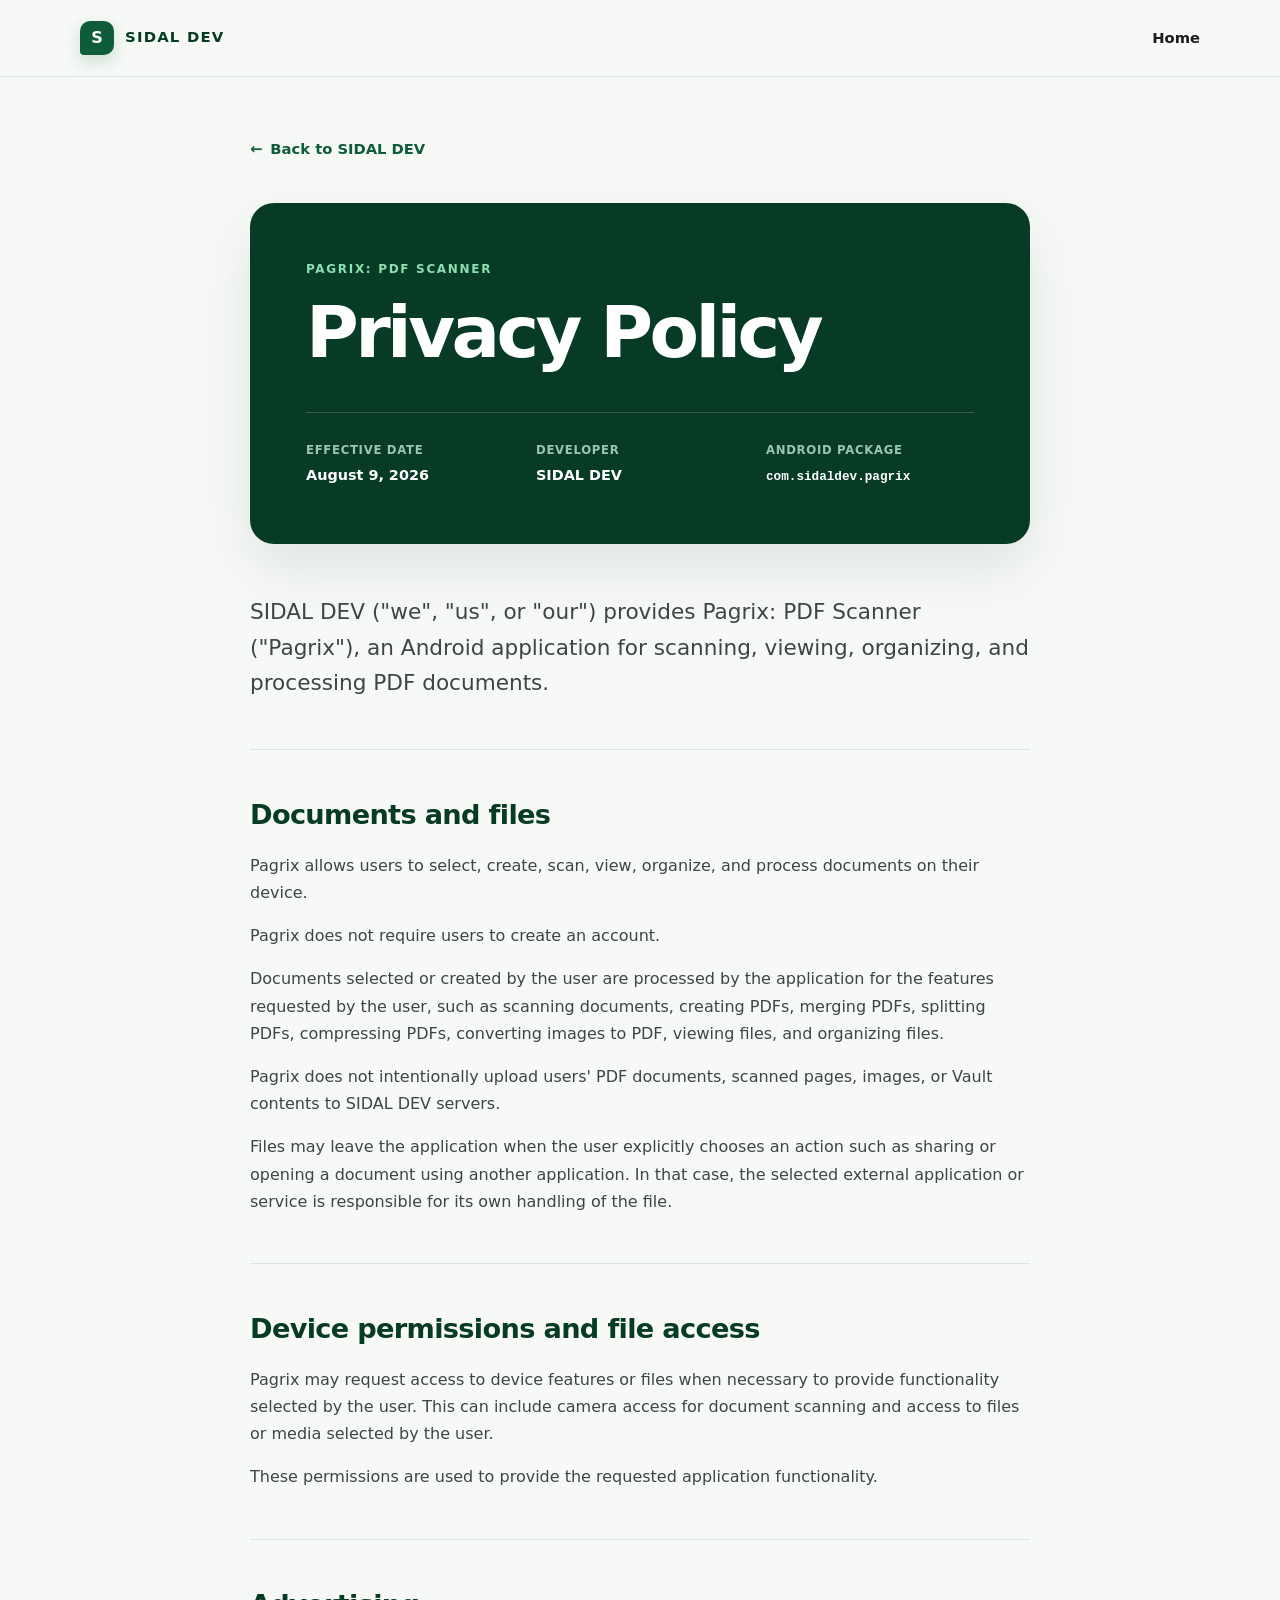
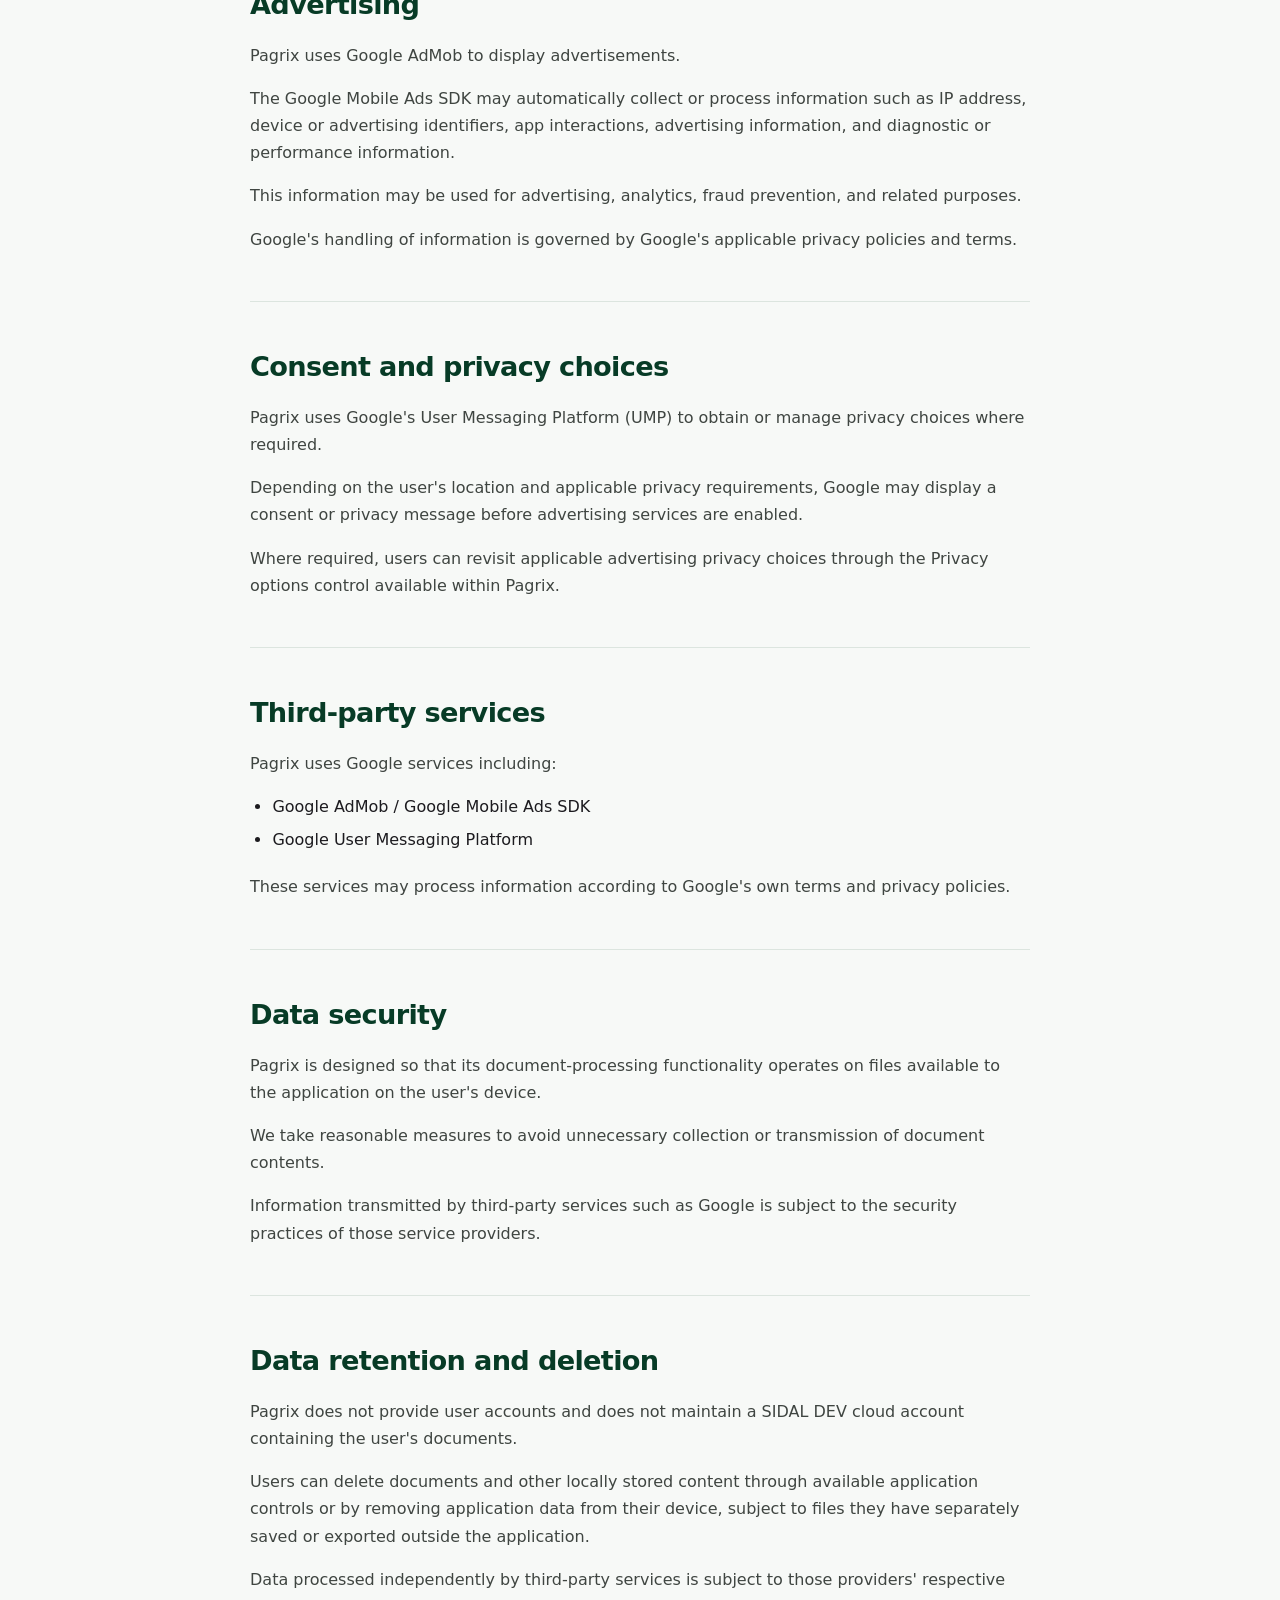
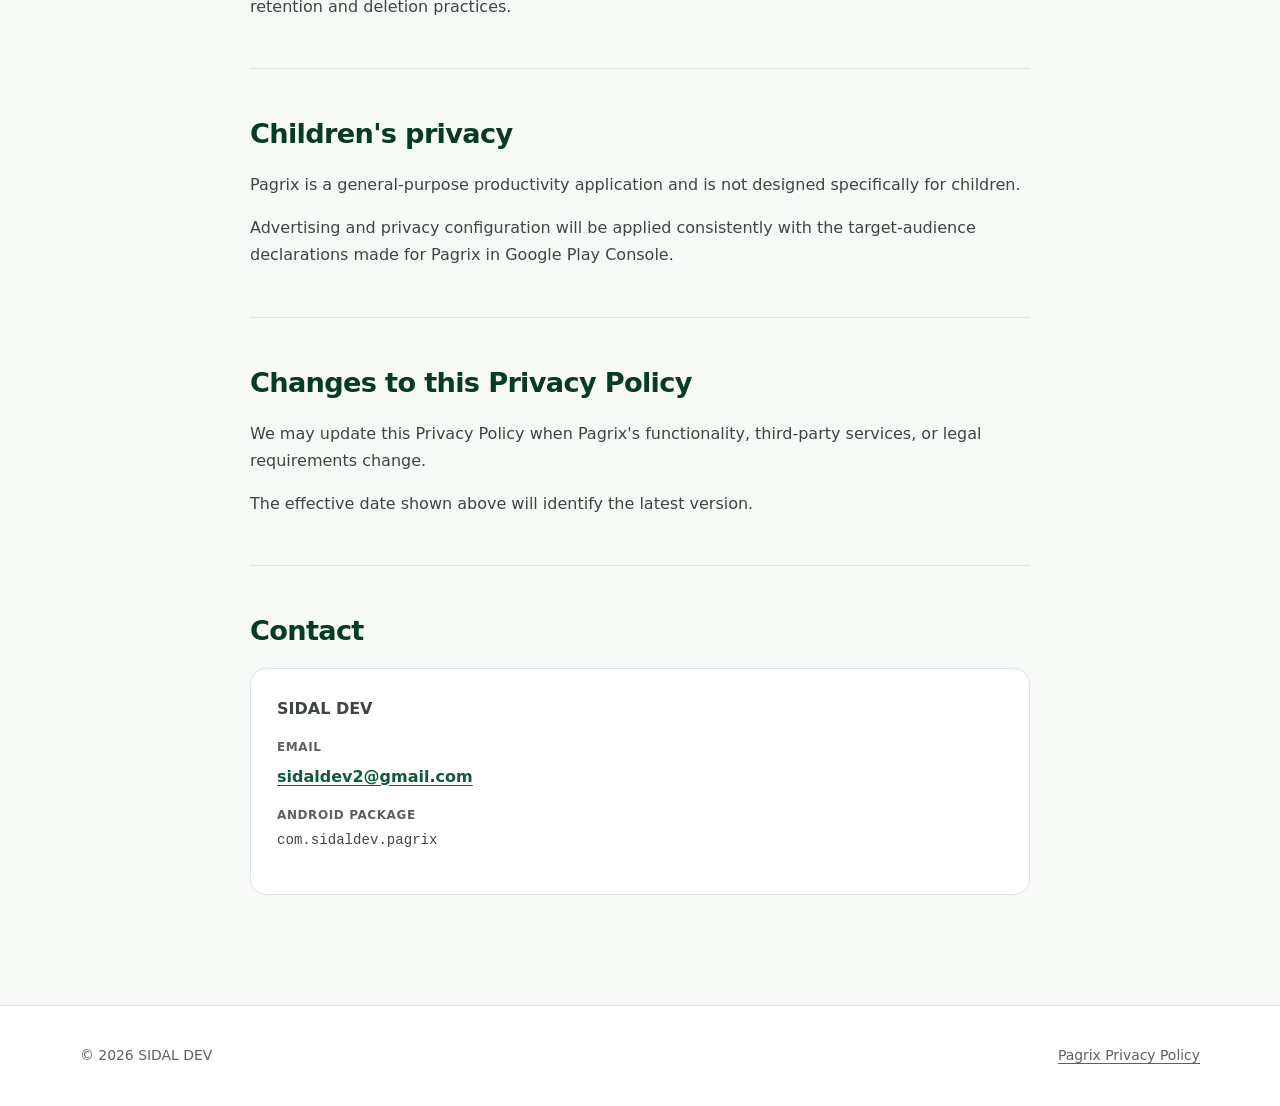
<file: privacy/pagrix/index.html>
<!doctype html>
<html lang="en">
  <head>
    <meta charset="utf-8">
    <meta name="viewport" content="width=device-width, initial-scale=1">
    <meta name="description" content="Privacy Policy for Pagrix: PDF Scanner by SIDAL DEV.">
    <title>Privacy Policy — Pagrix: PDF Scanner</title>
    <link rel="stylesheet" href="../../styles.css">
  </head>
  <body>
    <header class="site-header">
      <div class="shell header-inner">
        <a class="brand" href="../../" aria-label="SIDAL DEV home">
          <span class="brand-mark" aria-hidden="true">S</span>
          <span>SIDAL DEV</span>
        </a>
        <nav aria-label="Primary navigation">
          <a href="../../">Home</a>
        </nav>
      </div>
    </header>

    <main class="policy-main">
      <div class="policy-shell">
        <a class="back-link" href="../../"><span aria-hidden="true">←</span> Back to SIDAL DEV</a>

        <header class="policy-hero">
          <p class="eyebrow">Pagrix: PDF Scanner</p>
          <h1>Privacy Policy</h1>
          <dl class="policy-meta">
            <div>
              <dt>Effective date</dt>
              <dd><time datetime="2026-08-09">August 9, 2026</time></dd>
            </div>
            <div>
              <dt>Developer</dt>
              <dd>SIDAL DEV</dd>
            </div>
            <div>
              <dt>Android package</dt>
              <dd><code>com.sidaldev.pagrix</code></dd>
            </div>
          </dl>
        </header>

        <article class="policy-content">
          <p class="policy-lead">SIDAL DEV ("we", "us", or "our") provides Pagrix: PDF Scanner ("Pagrix"), an Android application for scanning, viewing, organizing, and processing PDF documents.</p>

          <section aria-labelledby="documents-and-files">
            <h2 id="documents-and-files">Documents and files</h2>
            <p>Pagrix allows users to select, create, scan, view, organize, and process documents on their device.</p>
            <p>Pagrix does not require users to create an account.</p>
            <p>Documents selected or created by the user are processed by the application for the features requested by the user, such as scanning documents, creating PDFs, merging PDFs, splitting PDFs, compressing PDFs, converting images to PDF, viewing files, and organizing files.</p>
            <p>Pagrix does not intentionally upload users' PDF documents, scanned pages, images, or Vault contents to SIDAL DEV servers.</p>
            <p>Files may leave the application when the user explicitly chooses an action such as sharing or opening a document using another application. In that case, the selected external application or service is responsible for its own handling of the file.</p>
          </section>

          <section aria-labelledby="permissions">
            <h2 id="permissions">Device permissions and file access</h2>
            <p>Pagrix may request access to device features or files when necessary to provide functionality selected by the user. This can include camera access for document scanning and access to files or media selected by the user.</p>
            <p>These permissions are used to provide the requested application functionality.</p>
          </section>

          <section aria-labelledby="advertising">
            <h2 id="advertising">Advertising</h2>
            <p>Pagrix uses Google AdMob to display advertisements.</p>
            <p>The Google Mobile Ads SDK may automatically collect or process information such as IP address, device or advertising identifiers, app interactions, advertising information, and diagnostic or performance information.</p>
            <p>This information may be used for advertising, analytics, fraud prevention, and related purposes.</p>
            <p>Google's handling of information is governed by Google's applicable privacy policies and terms.</p>
          </section>

          <section aria-labelledby="consent">
            <h2 id="consent">Consent and privacy choices</h2>
            <p>Pagrix uses Google's User Messaging Platform (UMP) to obtain or manage privacy choices where required.</p>
            <p>Depending on the user's location and applicable privacy requirements, Google may display a consent or privacy message before advertising services are enabled.</p>
            <p>Where required, users can revisit applicable advertising privacy choices through the Privacy options control available within Pagrix.</p>
          </section>

          <section aria-labelledby="third-party-services">
            <h2 id="third-party-services">Third-party services</h2>
            <p>Pagrix uses Google services including:</p>
            <ul>
              <li>Google AdMob / Google Mobile Ads SDK</li>
              <li>Google User Messaging Platform</li>
            </ul>
            <p>These services may process information according to Google's own terms and privacy policies.</p>
          </section>

          <section aria-labelledby="data-security">
            <h2 id="data-security">Data security</h2>
            <p>Pagrix is designed so that its document-processing functionality operates on files available to the application on the user's device.</p>
            <p>We take reasonable measures to avoid unnecessary collection or transmission of document contents.</p>
            <p>Information transmitted by third-party services such as Google is subject to the security practices of those service providers.</p>
          </section>

          <section aria-labelledby="retention-and-deletion">
            <h2 id="retention-and-deletion">Data retention and deletion</h2>
            <p>Pagrix does not provide user accounts and does not maintain a SIDAL DEV cloud account containing the user's documents.</p>
            <p>Users can delete documents and other locally stored content through available application controls or by removing application data from their device, subject to files they have separately saved or exported outside the application.</p>
            <p>Data processed independently by third-party services is subject to those providers' respective retention and deletion practices.</p>
          </section>

          <section aria-labelledby="childrens-privacy">
            <h2 id="childrens-privacy">Children's privacy</h2>
            <p>Pagrix is a general-purpose productivity application and is not designed specifically for children.</p>
            <p>Advertising and privacy configuration will be applied consistently with the target-audience declarations made for Pagrix in Google Play Console.</p>
          </section>

          <section aria-labelledby="changes">
            <h2 id="changes">Changes to this Privacy Policy</h2>
            <p>We may update this Privacy Policy when Pagrix's functionality, third-party services, or legal requirements change.</p>
            <p>The effective date shown above will identify the latest version.</p>
          </section>

          <section aria-labelledby="contact">
            <h2 id="contact">Contact</h2>
            <div class="contact-card">
              <p><strong>SIDAL DEV</strong></p>
              <p><span class="contact-label">Email</span><a class="contact-email" href="mailto:sidaldev2@gmail.com">sidaldev2@gmail.com</a></p>
              <p><span class="contact-label">Android package</span><code>com.sidaldev.pagrix</code></p>
            </div>
          </section>
        </article>
      </div>
    </main>

    <footer class="site-footer">
      <div class="shell footer-inner">
        <p>© 2026 SIDAL DEV</p>
        <a href="./" aria-current="page">Pagrix Privacy Policy</a>
      </div>
    </footer>
  </body>
</html>
</file>
<file: styles.css>
:root {
  --green-950: #073b26;
  --green-800: #0e5c3a;
  --green-700: #11824f;
  --green-500: #19b36b;
  --green-100: #dff4e8;
  --green-50: #eff9f3;
  --ink: #1c1b1f;
  --muted: #5e625f;
  --line: #dce5df;
  --surface: #ffffff;
  --background: #f7f9f7;
  --shell: 1120px;
  --policy-width: 780px;
  --shadow: 0 24px 60px rgba(7, 59, 38, 0.1);
}

* {
  box-sizing: border-box;
}

html {
  scroll-behavior: smooth;
}

body {
  margin: 0;
  color: var(--ink);
  background: var(--background);
  font-family: Inter, ui-sans-serif, system-ui, -apple-system, BlinkMacSystemFont, "Segoe UI", sans-serif;
  font-size: 1rem;
  line-height: 1.7;
  text-rendering: optimizeLegibility;
}

a {
  color: var(--green-800);
  text-underline-offset: 0.2em;
}

a:hover {
  color: var(--green-700);
}

a:focus-visible {
  outline: 3px solid var(--green-500);
  outline-offset: 4px;
  border-radius: 3px;
}

.shell {
  width: min(calc(100% - 40px), var(--shell));
  margin-inline: auto;
}

.site-header {
  position: relative;
  z-index: 10;
  border-bottom: 1px solid rgba(14, 92, 58, 0.12);
  background: rgba(247, 249, 247, 0.94);
}

.header-inner {
  min-height: 76px;
  display: flex;
  align-items: center;
  justify-content: space-between;
  gap: 24px;
}

.brand {
  display: inline-flex;
  align-items: center;
  gap: 11px;
  color: var(--green-950);
  font-size: 0.93rem;
  font-weight: 800;
  letter-spacing: 0.08em;
  text-decoration: none;
}

.brand:hover {
  color: var(--green-950);
}

.brand-mark {
  width: 34px;
  height: 34px;
  display: grid;
  place-items: center;
  border-radius: 10px 10px 10px 4px;
  color: #fff;
  background: var(--green-800);
  font-size: 1rem;
  letter-spacing: 0;
  box-shadow: 0 6px 16px rgba(14, 92, 58, 0.18);
}

nav a {
  color: var(--ink);
  font-size: 0.92rem;
  font-weight: 650;
  text-decoration: none;
}

.hero {
  min-height: 620px;
  display: grid;
  grid-template-columns: minmax(0, 1.15fr) minmax(320px, 0.85fr);
  align-items: center;
  gap: clamp(48px, 8vw, 110px);
  padding-block: 88px 104px;
}

.eyebrow {
  margin: 0 0 16px;
  color: var(--green-700);
  font-size: 0.75rem;
  font-weight: 800;
  letter-spacing: 0.14em;
  text-transform: uppercase;
}

h1,
h2,
h3,
p {
  overflow-wrap: break-word;
}

.hero h1 {
  max-width: 760px;
  margin: 0;
  color: var(--green-950);
  font-size: clamp(3rem, 6vw, 5.6rem);
  font-weight: 760;
  letter-spacing: -0.055em;
  line-height: 0.98;
}

.hero h1 span {
  color: var(--green-700);
}

.hero-intro {
  max-width: 650px;
  margin: 30px 0 26px;
  color: var(--muted);
  font-size: clamp(1.08rem, 2vw, 1.24rem);
  line-height: 1.65;
}

.text-link,
.button-link,
.back-link {
  display: inline-flex;
  align-items: center;
  gap: 8px;
  font-weight: 750;
  text-decoration: none;
}

.text-link {
  padding-block: 4px;
  border-bottom: 2px solid var(--green-500);
}

.hero-art {
  position: relative;
  min-height: 410px;
  display: grid;
  place-items: center;
  isolation: isolate;
}

.hero-art::before {
  content: "";
  position: absolute;
  width: 340px;
  height: 340px;
  border-radius: 50%;
  background: var(--green-100);
  z-index: -2;
}

.hero-art::after {
  content: "";
  position: absolute;
  width: 252px;
  height: 252px;
  border: 1px solid rgba(14, 92, 58, 0.18);
  border-radius: 50%;
  z-index: -1;
}

.document {
  position: absolute;
  width: 205px;
  height: 275px;
  border: 1px solid var(--line);
  border-radius: 12px;
  background: #fff;
  box-shadow: var(--shadow);
}

.document-back {
  transform: translate(42px, -23px) rotate(8deg);
  background: var(--green-50);
}

.document-front {
  transform: translate(-22px, 12px) rotate(-2deg);
  overflow: hidden;
}

.document-fold {
  position: absolute;
  top: 0;
  right: 0;
  width: 56px;
  height: 56px;
  border-radius: 0 0 0 12px;
  background: var(--green-100);
}

.document-line {
  position: absolute;
  left: 34px;
  top: 118px;
  width: 116px;
  height: 9px;
  border-radius: 10px;
  background: #cad7ce;
}

.line-long {
  top: 88px;
  width: 137px;
  background: var(--green-700);
}

.line-short {
  top: 148px;
  width: 88px;
}

.scan-line {
  position: absolute;
  inset: 187px 22px auto;
  height: 3px;
  border-radius: 3px;
  background: var(--green-500);
  box-shadow: 0 0 15px rgba(25, 179, 107, 0.65);
}

.status-chip {
  position: absolute;
  right: 4px;
  bottom: 48px;
  display: flex;
  align-items: center;
  gap: 8px;
  padding: 9px 14px;
  border: 1px solid var(--line);
  border-radius: 999px;
  background: #fff;
  box-shadow: 0 12px 28px rgba(7, 59, 38, 0.12);
  color: var(--green-950);
  font-size: 0.8rem;
  font-weight: 700;
}

.status-chip span {
  width: 8px;
  height: 8px;
  border-radius: 50%;
  background: var(--green-500);
}

.apps-section {
  padding-block: 100px 120px;
  background: var(--green-950);
}

.section-heading {
  display: grid;
  grid-template-columns: 0.55fr 1.45fr;
  gap: 32px;
  align-items: start;
  margin-bottom: 48px;
}

.section-heading .eyebrow {
  color: #75d8a3;
  margin-top: 9px;
}

.section-heading h2 {
  max-width: 650px;
  margin: 0;
  color: #fff;
  font-size: clamp(2rem, 4vw, 3.4rem);
  letter-spacing: -0.04em;
  line-height: 1.1;
}

.app-card {
  display: grid;
  grid-template-columns: 120px 1fr;
  gap: clamp(28px, 5vw, 56px);
  align-items: center;
  padding: clamp(30px, 5vw, 56px);
  border: 1px solid rgba(255, 255, 255, 0.13);
  border-radius: 24px;
  background: rgba(255, 255, 255, 0.065);
}

.app-icon {
  width: 112px;
  height: 112px;
  display: grid;
  place-items: center;
  border-radius: 28px;
  background: var(--green-500);
  box-shadow: 0 18px 42px rgba(0, 0, 0, 0.22);
}

.mini-page {
  position: relative;
  width: 48px;
  height: 60px;
  border-radius: 5px;
  background: #fff;
}

.mini-page::before,
.mini-page::after {
  content: "";
  position: absolute;
  left: 10px;
  right: 10px;
  height: 4px;
  border-radius: 4px;
  background: var(--green-500);
}

.mini-page::before {
  top: 21px;
}

.mini-page::after {
  top: 32px;
  right: 17px;
}

.app-type {
  margin: 0 0 5px;
  color: #9be5ba;
  font-size: 0.78rem;
  font-weight: 750;
  letter-spacing: 0.07em;
  text-transform: uppercase;
}

.app-card h3 {
  margin: 0 0 8px;
  color: #fff;
  font-size: clamp(1.6rem, 3vw, 2.25rem);
  letter-spacing: -0.025em;
}

.app-content > p:not(.app-type) {
  max-width: 620px;
  margin: 0 0 24px;
  color: #cfddd4;
  font-size: 1.04rem;
}

.button-link {
  width: fit-content;
  padding: 11px 17px;
  border-radius: 10px;
  color: var(--green-950);
  background: #fff;
}

.button-link:hover {
  color: var(--green-800);
  background: var(--green-50);
}

.app-card-actions {
  display: flex;
  flex-wrap: wrap;
  align-items: center;
  gap: 20px;
}

.app-secondary-link {
  color: #cfddd4;
  font-size: 0.92rem;
  font-weight: 700;
}

.app-secondary-link:hover {
  color: #fff;
}

.policy-main {
  padding: 58px 20px 110px;
}

.policy-shell {
  width: min(100%, var(--policy-width));
  margin-inline: auto;
}

.back-link {
  margin-bottom: 42px;
  font-size: 0.92rem;
}

.policy-hero {
  padding: clamp(30px, 6vw, 56px);
  border-radius: 24px;
  background: var(--green-950);
  box-shadow: var(--shadow);
}

.policy-hero .eyebrow {
  color: #8ce0b1;
}

.policy-hero h1 {
  margin: 0;
  color: #fff;
  font-size: clamp(2.5rem, 7vw, 4.5rem);
  letter-spacing: -0.05em;
  line-height: 1.03;
}

.policy-meta {
  display: grid;
  grid-template-columns: repeat(3, 1fr);
  gap: 22px;
  margin: 42px 0 0;
  padding-top: 28px;
  border-top: 1px solid rgba(255, 255, 255, 0.18);
}

.policy-meta div {
  min-width: 0;
}

.policy-meta dt {
  margin-bottom: 3px;
  color: #9bc6ad;
  font-size: 0.73rem;
  font-weight: 750;
  letter-spacing: 0.06em;
  text-transform: uppercase;
}

.policy-meta dd {
  margin: 0;
  color: #fff;
  font-size: 0.9rem;
  font-weight: 620;
  overflow-wrap: anywhere;
}

code {
  font-family: "SFMono-Regular", Consolas, "Liberation Mono", monospace;
  font-size: 0.88em;
}

.policy-content {
  margin-top: 50px;
}

.policy-lead {
  margin: 0 0 58px;
  color: var(--green-950);
  font-size: clamp(1.15rem, 2.5vw, 1.35rem);
  font-weight: 520;
  line-height: 1.65;
}

.policy-content section {
  margin-top: 48px;
  padding-top: 48px;
  border-top: 1px solid var(--line);
}

.policy-content h2 {
  margin: 0 0 20px;
  color: var(--green-950);
  font-size: clamp(1.35rem, 3vw, 1.7rem);
  letter-spacing: -0.025em;
  line-height: 1.25;
}

.policy-content p {
  margin: 0 0 16px;
  color: #3f4541;
}

.policy-content ul {
  margin: 8px 0 20px;
  padding-left: 1.4em;
}

.policy-content li {
  margin-bottom: 6px;
}

.contact-card {
  padding: 26px;
  border: 1px solid var(--line);
  border-radius: 16px;
  background: var(--surface);
}

.contact-card p {
  margin-bottom: 15px;
}

.contact-label {
  display: block;
  color: var(--muted);
  font-size: 0.75rem;
  font-weight: 750;
  letter-spacing: 0.05em;
  text-transform: uppercase;
}

.contact-email {
  display: inline-block;
  margin-top: 5px;
  color: var(--green-800);
  font-weight: 750;
  overflow-wrap: anywhere;
}

.site-footer {
  border-top: 1px solid var(--line);
  background: #fff;
}

.footer-inner {
  min-height: 100px;
  display: flex;
  align-items: center;
  justify-content: space-between;
  gap: 24px;
}

.footer-inner p,
.footer-inner a {
  margin: 0;
  color: var(--muted);
  font-size: 0.87rem;
}

@media (max-width: 760px) {
  .shell {
    width: min(calc(100% - 32px), var(--shell));
  }

  .hero {
    min-height: 0;
    grid-template-columns: 1fr;
    gap: 30px;
    padding-block: 68px 78px;
  }

  .hero-copy {
    position: relative;
    z-index: 2;
  }

  .hero-art {
    min-height: 310px;
    transform: scale(0.85);
  }

  .section-heading {
    grid-template-columns: 1fr;
    gap: 8px;
  }

  .section-heading .eyebrow {
    margin-top: 0;
  }

  .app-card {
    grid-template-columns: 1fr;
  }

  .app-icon {
    width: 88px;
    height: 88px;
    border-radius: 22px;
  }

  .mini-page {
    transform: scale(0.78);
  }

  .policy-meta {
    grid-template-columns: 1fr;
  }
}

@media (max-width: 440px) {
  .header-inner {
    min-height: 68px;
  }

  .brand {
    font-size: 0.82rem;
  }

  .brand-mark {
    width: 31px;
    height: 31px;
  }

  .hero {
    padding-top: 52px;
  }

  .hero h1 {
    font-size: clamp(2.65rem, 14vw, 3.7rem);
  }

  .hero-art {
    margin-inline: -24px;
    transform: scale(0.75);
  }

  .apps-section {
    padding-block: 78px 88px;
  }

  .app-card {
    border-radius: 18px;
  }

  .policy-main {
    padding: 38px 16px 78px;
  }

  .policy-hero {
    margin-inline: -2px;
    border-radius: 18px;
  }

  .footer-inner {
    min-height: 116px;
    flex-direction: column;
    align-items: flex-start;
    justify-content: center;
    gap: 5px;
  }
}

@media (prefers-reduced-motion: reduce) {
  html {
    scroll-behavior: auto;
  }
}
</file>
<file: pagrix/styles.css>
.pagrix-page {
  background: #fbfdfb;
  overflow-x: hidden;
}

.pagrix-header {
  position: sticky;
  top: 0;
  backdrop-filter: blur(14px);
}

.pagrix-nav {
  display: flex;
  align-items: center;
  gap: 24px;
}

.nav-play-link {
  padding: 8px 13px;
  border-radius: 9px;
  color: #fff;
  background: var(--green-800);
}

.nav-play-link:hover {
  color: #fff;
  background: var(--green-700);
}

.pagrix-hero {
  position: relative;
  overflow: hidden;
  background: linear-gradient(180deg, var(--green-50), #fbfdfb 78%);
}

.pagrix-hero::before {
  content: "";
  position: absolute;
  top: -170px;
  right: -120px;
  width: 520px;
  height: 520px;
  border: 1px solid rgba(17, 130, 79, 0.12);
  border-radius: 50%;
}

.pagrix-hero-grid {
  min-height: 720px;
  display: grid;
  grid-template-columns: minmax(0, 1.08fr) minmax(310px, 0.72fr);
  align-items: center;
  gap: clamp(48px, 8vw, 112px);
  padding-block: 76px 88px;
}

.product-lockup {
  display: flex;
  align-items: center;
  gap: 16px;
  margin-bottom: 32px;
}

.product-lockup img {
  border-radius: 18px;
  box-shadow: 0 12px 30px rgba(7, 59, 38, 0.18);
}

.product-label,
.product-maker {
  margin: 0;
  line-height: 1.35;
}

.product-label {
  color: var(--green-950);
  font-size: 1.08rem;
  font-weight: 800;
}

.product-maker {
  color: var(--muted);
  font-size: 0.84rem;
}

.pagrix-kicker {
  margin: 0 0 16px;
  color: var(--green-700);
  font-size: 0.82rem;
  font-weight: 850;
  letter-spacing: 0.1em;
  text-transform: uppercase;
}

.pagrix-hero h1 {
  max-width: 760px;
  margin: 0;
  color: var(--green-950);
  font-size: clamp(3rem, 6vw, 5.2rem);
  font-weight: 780;
  letter-spacing: -0.055em;
  line-height: 1;
}

.pagrix-intro {
  max-width: 690px;
  margin: 26px 0;
  color: #4b554f;
  font-size: clamp(1.05rem, 2vw, 1.22rem);
}

.hero-actions {
  display: flex;
  flex-wrap: wrap;
  align-items: center;
  gap: 18px;
}

.play-button,
.feature-link {
  display: inline-flex;
  align-items: center;
  justify-content: center;
  gap: 8px;
  min-height: 48px;
  font-weight: 800;
  text-decoration: none;
}

.play-button {
  padding: 12px 19px;
  border-radius: 11px;
  color: #fff;
  background: var(--green-800);
  box-shadow: 0 12px 26px rgba(14, 92, 58, 0.2);
}

.play-button:hover {
  color: #fff;
  background: var(--green-700);
}

.feature-link {
  color: var(--green-950);
}

.hero-note {
  margin: 18px 0 0;
  color: var(--muted);
  font-size: 0.82rem;
}

.pagrix-hero-visual {
  position: relative;
  display: grid;
  justify-content: center;
}

.screenshot-frame {
  width: min(100%, 340px);
  padding: 9px;
  border: 1px solid rgba(14, 92, 58, 0.16);
  border-radius: 34px;
  background: #fff;
  box-shadow: 0 34px 70px rgba(7, 59, 38, 0.18);
  transform: rotate(2deg);
}

.screenshot-frame img {
  display: block;
  width: 100%;
  height: auto;
  border-radius: 26px;
}

.section-intro h2,
.workflow-copy h2,
.everyday-content h2,
.trust-section h2,
.faq-heading-wrap h2,
.final-cta h2 {
  margin: 0;
  color: var(--green-950);
  font-size: clamp(2.15rem, 5vw, 3.8rem);
  letter-spacing: -0.045em;
  line-height: 1.06;
}

.section-intro > p:last-child,
.workflow-copy > p:last-child,
.everyday-content > p {
  color: var(--muted);
  font-size: 1.05rem;
}

.use-cases {
  padding-block: 110px;
  background: #fff;
}

.split-heading {
  display: grid;
  grid-template-columns: minmax(0, 1fr) minmax(280px, 0.62fr);
  align-items: end;
  gap: clamp(34px, 8vw, 100px);
  margin-bottom: 52px;
}

.split-heading > p:last-child {
  margin: 0 0 4px;
}

.use-case-grid {
  display: grid;
  grid-template-columns: repeat(3, minmax(0, 1fr));
  gap: 14px;
}

.use-case-card {
  min-height: 210px;
  padding: 28px;
  border: 1px solid var(--line);
  border-radius: 18px;
  background: var(--background);
}

.use-case-card:last-child {
  grid-column: 2 / 4;
}

.use-case-card > span {
  display: inline-block;
  margin-bottom: 34px;
  color: var(--green-700);
  font-family: "SFMono-Regular", Consolas, "Liberation Mono", monospace;
  font-size: 0.75rem;
  font-weight: 800;
}

.use-case-card h3,
.feature-card h3,
.workflow-list h3,
.showcase-copy h3 {
  color: var(--green-950);
  letter-spacing: -0.025em;
  line-height: 1.18;
}

.use-case-card h3 {
  margin: 0 0 7px;
  font-size: 1.16rem;
}

.use-case-card p {
  margin: 0;
  color: var(--muted);
  font-size: 0.93rem;
  line-height: 1.55;
}

.case-link {
  display: inline-flex;
  gap: 6px;
  margin-top: 18px;
  color: var(--green-800);
  font-size: 0.86rem;
  font-weight: 800;
  text-decoration: none;
}

.case-link:hover {
  color: var(--green-700);
  text-decoration: underline;
}

.feature-section {
  padding-block: 118px;
  color: #fff;
  background: var(--green-950);
}

.centered-heading {
  max-width: 760px;
  margin: 0 auto 88px;
  text-align: center;
}

.feature-section .eyebrow {
  color: #78dca6;
}

.feature-section .section-intro h2 {
  color: #fff;
}

.feature-section .section-intro > p:last-child {
  max-width: 630px;
  margin: 20px auto 0;
  color: #bfd1c5;
}

.feature-showcase {
  min-height: 600px;
  display: grid;
  grid-template-columns: minmax(260px, 0.75fr) minmax(0, 1.15fr);
  align-items: center;
  gap: clamp(54px, 10vw, 140px);
  margin-top: 72px;
  padding: clamp(38px, 7vw, 78px);
  border: 1px solid rgba(255, 255, 255, 0.12);
  border-radius: 30px;
  background: rgba(255, 255, 255, 0.055);
  overflow: hidden;
}

.feature-showcase-reverse {
  grid-template-columns: minmax(0, 1.15fr) minmax(260px, 0.75fr);
}

.feature-showcase-reverse .showcase-screen {
  grid-column: 2;
  grid-row: 1;
}

.feature-showcase-reverse .showcase-copy {
  grid-column: 1;
  grid-row: 1;
}

.showcase-screen {
  justify-self: center;
  width: min(100%, 310px);
  max-height: 500px;
  padding: 8px;
  border-radius: 30px;
  background: #fff;
  box-shadow: 0 30px 60px rgba(0, 0, 0, 0.25);
  overflow: hidden;
}

.showcase-screen img {
  display: block;
  width: 100%;
  height: auto;
  border-radius: 23px;
}

.showcase-index {
  margin: 0 0 18px;
  color: #79dca7;
  font-family: "SFMono-Regular", Consolas, "Liberation Mono", monospace;
  font-size: 0.8rem;
  font-weight: 800;
  letter-spacing: 0.08em;
  text-transform: uppercase;
}

.showcase-copy h3 {
  max-width: 580px;
  margin: 0 0 20px;
  color: #fff;
  font-size: clamp(2rem, 4vw, 3.25rem);
}

.showcase-copy > p:not(.showcase-index) {
  max-width: 610px;
  margin: 0 0 28px;
  color: #c8d8ce;
  font-size: 1.05rem;
}

.check-list {
  display: grid;
  gap: 11px;
  margin: 0;
  padding: 0;
  list-style: none;
}

.check-list li {
  position: relative;
  padding-left: 27px;
  color: #edf6f0;
  font-weight: 650;
}

.check-list li::before {
  content: "✓";
  position: absolute;
  left: 0;
  color: #64d898;
  font-weight: 900;
}

.feature-grid {
  display: grid;
  grid-template-columns: repeat(3, minmax(0, 1fr));
  gap: 14px;
  margin-top: 72px;
}

.feature-card {
  min-height: 270px;
  padding: 30px;
  border: 1px solid rgba(255, 255, 255, 0.12);
  border-radius: 18px;
  background: rgba(255, 255, 255, 0.045);
}

.feature-card.featured-card {
  background: var(--green-700);
}

.feature-number {
  display: inline-grid;
  width: 38px;
  height: 38px;
  place-items: center;
  margin-bottom: 42px;
  border: 1px solid rgba(255, 255, 255, 0.24);
  border-radius: 50%;
  color: #9be5ba;
  font-family: "SFMono-Regular", Consolas, "Liberation Mono", monospace;
  font-size: 0.74rem;
  font-weight: 800;
}

.featured-card .feature-number {
  color: #fff;
}

.feature-card h3 {
  margin: 0 0 10px;
  color: #fff;
  font-size: 1.3rem;
}

.feature-card p {
  margin: 0;
  color: #bed0c4;
  font-size: 0.93rem;
  line-height: 1.6;
}

.featured-card p {
  color: #e7f6ed;
}

.vault-card {
  border-color: rgba(117, 216, 163, 0.34);
}

.workflow-section {
  padding-block: 118px;
  background: #fff;
}

.workflow-grid {
  display: grid;
  grid-template-columns: minmax(0, 0.8fr) minmax(340px, 1.2fr);
  gap: clamp(50px, 10vw, 130px);
}

.workflow-copy {
  position: sticky;
  top: 130px;
  align-self: start;
}

.workflow-copy > p:last-child {
  margin: 24px 0 0;
}

.workflow-list {
  display: grid;
  gap: 0;
  margin: 0;
  padding: 0;
  list-style: none;
}

.workflow-list li {
  display: grid;
  grid-template-columns: 52px 1fr;
  gap: 22px;
  padding: 30px 0;
  border-top: 1px solid var(--line);
}

.workflow-list li:last-child {
  border-bottom: 1px solid var(--line);
}

.workflow-list li > span {
  width: 46px;
  height: 46px;
  display: grid;
  place-items: center;
  border-radius: 14px;
  color: #fff;
  background: var(--green-800);
  font-size: 0.82rem;
  font-weight: 850;
}

.workflow-list h3 {
  margin: 0 0 5px;
  font-size: 1.25rem;
}

.workflow-list p {
  margin: 0;
  color: var(--muted);
}

.everyday-section {
  padding-block: 110px;
  background: var(--green-100);
}

.everyday-grid {
  display: grid;
  grid-template-columns: minmax(260px, 0.72fr) minmax(0, 1.28fr);
  align-items: center;
  gap: clamp(52px, 10vw, 130px);
}

.everyday-visual {
  justify-self: center;
  width: min(100%, 300px);
  max-height: 470px;
  padding: 8px;
  border-radius: 30px;
  background: #fff;
  box-shadow: var(--shadow);
  overflow: hidden;
}

.everyday-visual img {
  display: block;
  width: 100%;
  height: auto;
  border-radius: 23px;
}

.everyday-content > p {
  max-width: 650px;
  margin: 24px 0 30px;
  color: #385044;
}

.document-types {
  display: grid;
  grid-template-columns: repeat(2, minmax(0, 1fr));
  gap: 10px;
  margin: 0;
  padding: 0;
  list-style: none;
}

.document-types li {
  padding: 12px 14px;
  border: 1px solid rgba(14, 92, 58, 0.14);
  border-radius: 10px;
  color: var(--green-950);
  background: rgba(255, 255, 255, 0.55);
  font-size: 0.9rem;
  font-weight: 700;
}

.trust-section {
  padding-block: 110px;
  background: #082e20;
}

.trust-grid {
  display: grid;
  grid-template-columns: minmax(0, 0.85fr) minmax(330px, 1.15fr);
  gap: clamp(50px, 10vw, 130px);
}

.trust-section .eyebrow {
  color: #78dca6;
}

.trust-section h2 {
  color: #fff;
}

.trust-copy p {
  margin: 0 0 18px;
  color: #c6d8cd;
}

.light-link {
  display: inline-flex;
  align-items: center;
  gap: 8px;
  margin-top: 12px;
  color: #8ce0b1;
  font-weight: 800;
  text-decoration: none;
}

.light-link:hover {
  color: #fff;
}

.faq-section {
  padding-block: 118px;
  background: #fff;
}

.faq-layout {
  display: grid;
  grid-template-columns: minmax(260px, 0.65fr) minmax(0, 1.35fr);
  align-items: start;
  gap: clamp(45px, 10vw, 120px);
}

.faq-heading-wrap {
  position: sticky;
  top: 130px;
}

.faq-list {
  border-top: 1px solid var(--line);
}

.faq-list details {
  border-bottom: 1px solid var(--line);
}

.faq-list summary {
  position: relative;
  padding: 24px 48px 24px 0;
  color: var(--green-950);
  cursor: pointer;
  font-size: 1.08rem;
  font-weight: 800;
  list-style: none;
}

.faq-list summary::-webkit-details-marker {
  display: none;
}

.faq-list summary::after {
  content: "+";
  position: absolute;
  top: 20px;
  right: 4px;
  color: var(--green-700);
  font-size: 1.45rem;
  font-weight: 500;
}

.faq-list details[open] summary::after {
  content: "−";
}

.faq-list summary:focus-visible {
  outline: 3px solid var(--green-500);
  outline-offset: 4px;
  border-radius: 3px;
}

.faq-list details p {
  margin: -3px 0 22px;
  color: var(--muted);
}

.faq-list details > a {
  display: inline-block;
  margin: -3px 0 24px;
  font-weight: 750;
}

.final-cta {
  padding: 0 0 110px;
  background: #fff;
}

.final-cta-card {
  display: grid;
  grid-template-columns: auto 1fr auto;
  align-items: center;
  gap: 30px;
  padding: clamp(32px, 6vw, 64px);
  border-radius: 28px;
  color: #fff;
  background: var(--green-800);
  box-shadow: 0 28px 60px rgba(7, 59, 38, 0.18);
}

.final-cta-card > img {
  border-radius: 22px;
  box-shadow: 0 12px 26px rgba(0, 0, 0, 0.2);
}

.final-cta .product-label,
.final-cta h2 {
  color: #fff;
}

.final-cta h2 {
  margin-top: 4px;
  font-size: clamp(1.8rem, 4vw, 3rem);
}

.final-cta-copy > p:last-child {
  margin: 10px 0 0;
  color: #d7eee1;
}

.light-play-button {
  color: var(--green-950);
  background: #fff;
  box-shadow: none;
  white-space: nowrap;
}

.light-play-button:hover {
  color: var(--green-800);
  background: var(--green-50);
}

.pagrix-footer {
  padding-block: 54px;
}

.pagrix-footer-grid {
  display: grid;
  grid-template-columns: minmax(220px, 1fr) auto;
  gap: 26px 60px;
  align-items: start;
}

.pagrix-footer-grid > div > p {
  max-width: 340px;
  margin: 17px 0 0;
  color: var(--muted);
  font-size: 0.88rem;
}

.pagrix-footer nav {
  display: flex;
  flex-wrap: wrap;
  justify-content: flex-end;
  gap: 12px 24px;
}

.pagrix-footer nav a {
  color: var(--muted);
  font-size: 0.88rem;
}

.footer-copyright {
  grid-column: 1 / -1;
  margin: 10px 0 0;
  padding-top: 26px;
  border-top: 1px solid var(--line);
  color: var(--muted);
  font-size: 0.84rem;
}

@media (max-width: 940px) {
  .pagrix-nav > a:not(.nav-play-link) {
    display: none;
  }

  .feature-grid {
    grid-template-columns: repeat(2, minmax(0, 1fr));
  }

  .workflow-grid,
  .faq-layout {
    grid-template-columns: 1fr;
  }

  .workflow-copy,
  .faq-heading-wrap {
    position: static;
  }

  .final-cta-card {
    grid-template-columns: auto 1fr;
  }

  .final-cta-card .play-button {
    grid-column: 2;
    justify-self: start;
  }
}

@media (max-width: 760px) {
  .nav-play-link {
    font-size: 0.8rem;
  }

  .pagrix-hero-grid {
    min-height: 0;
    grid-template-columns: 1fr;
    gap: 50px;
    padding-block: 56px 72px;
  }

  .pagrix-hero h1 {
    font-size: clamp(2.7rem, 12vw, 4rem);
  }

  .pagrix-hero-visual {
    max-height: 500px;
    overflow: hidden;
  }

  .screenshot-frame {
    width: min(82vw, 310px);
  }

  .use-cases,
  .feature-section,
  .workflow-section,
  .everyday-section,
  .trust-section,
  .faq-section {
    padding-block: 82px;
  }

  .split-heading,
  .feature-showcase,
  .feature-showcase-reverse,
  .everyday-grid,
  .trust-grid {
    grid-template-columns: 1fr;
  }

  .split-heading {
    align-items: start;
    gap: 22px;
  }

  .use-case-grid {
    grid-template-columns: repeat(2, minmax(0, 1fr));
  }

  .use-case-card:last-child {
    grid-column: 1 / -1;
  }

  .feature-showcase {
    min-height: 0;
    gap: 42px;
    margin-top: 48px;
  }

  .feature-showcase-reverse .showcase-screen,
  .feature-showcase-reverse .showcase-copy {
    grid-column: auto;
    grid-row: auto;
  }

  .feature-showcase-reverse .showcase-screen {
    order: 1;
  }

  .feature-showcase-reverse .showcase-copy {
    order: 2;
  }

  .showcase-screen {
    max-height: 430px;
  }

  .feature-grid {
    margin-top: 48px;
  }

  .everyday-visual {
    max-height: 420px;
  }

  .everyday-content {
    order: -1;
  }

  .pagrix-footer-grid {
    grid-template-columns: 1fr;
  }

  .pagrix-footer nav {
    justify-content: flex-start;
  }
}

@media (max-width: 380px) {
  .pagrix-header .header-inner {
    gap: 10px;
  }

  .nav-play-link {
    padding-inline: 10px;
    font-size: 0.74rem;
  }

  .hero-actions {
    align-items: stretch;
    flex-direction: column;
  }

  .play-button,
  .feature-link {
    width: 100%;
  }

  .use-case-grid,
  .feature-grid,
  .document-types {
    grid-template-columns: 1fr;
  }

  .use-case-card:last-child {
    grid-column: auto;
  }

  .feature-showcase {
    padding: 25px;
    border-radius: 20px;
  }

  .workflow-list li {
    grid-template-columns: 42px 1fr;
    gap: 14px;
  }

  .workflow-list li > span {
    width: 40px;
    height: 40px;
  }

  .final-cta {
    padding-bottom: 72px;
  }

  .final-cta-card {
    grid-template-columns: 1fr;
    text-align: center;
  }

  .final-cta-card > img,
  .final-cta-card .play-button {
    justify-self: center;
  }

  .final-cta-card .play-button {
    grid-column: auto;
    width: 100%;
    white-space: normal;
  }
}

@media (prefers-reduced-motion: reduce) {
  .screenshot-frame {
    transform: none;
  }
}
</file>
<file: pagrix/how-to-extract-pages-from-pdf/styles.css>
.tutorial-page {
  --pagrix-red: #e8000b;
  --pagrix-red-dark: #b90009;
  --guide-ink: #171c19;
}

.tutorial-header {
  border-bottom-color: rgba(18, 43, 30, 0.08);
}

.tutorial-hero {
  position: relative;
  overflow: hidden;
  background:
    radial-gradient(circle at 86% 12%, rgba(232, 0, 11, 0.09), transparent 28rem),
    linear-gradient(180deg, #f4fbf6, #fbfdfb 82%);
}

.tutorial-hero::after {
  content: "";
  position: absolute;
  left: -180px;
  bottom: -260px;
  width: 520px;
  height: 520px;
  border: 1px solid rgba(17, 130, 79, 0.12);
  border-radius: 50%;
}

.tutorial-hero-grid {
  position: relative;
  z-index: 1;
  min-height: 750px;
  display: grid;
  grid-template-columns: minmax(0, 1.14fr) minmax(280px, 0.6fr);
  align-items: center;
  gap: clamp(52px, 9vw, 120px);
  padding-block: 70px 94px;
}

.tutorial-hero-copy,
.tutorial-hero-figure {
  min-width: 0;
}

.breadcrumbs {
  display: flex;
  flex-wrap: wrap;
  gap: 8px;
  margin-bottom: 34px;
  color: #68746d;
  font-size: 0.78rem;
  font-weight: 700;
}

.breadcrumbs a {
  color: var(--green-800);
  text-decoration: none;
}

.breadcrumbs a:hover {
  text-decoration: underline;
}

.guide-product {
  display: flex;
  align-items: center;
  gap: 13px;
  margin-bottom: 26px;
}

.guide-product img {
  border-radius: 14px;
  box-shadow: 0 12px 24px rgba(116, 0, 5, 0.16);
}

.guide-product p {
  margin: 0;
  color: var(--guide-ink);
  font-size: 0.9rem;
  font-weight: 800;
}

.tutorial-hero h1 {
  max-width: 850px;
  margin: 0;
  color: var(--green-950);
  font-size: clamp(3rem, 6.4vw, 5.45rem);
  font-weight: 780;
  letter-spacing: -0.058em;
  line-height: 0.98;
}

.tutorial-lead {
  max-width: 760px;
  margin: 28px 0;
  color: #48544d;
  font-size: clamp(1.04rem, 2vw, 1.2rem);
  line-height: 1.7;
}

.tutorial-hero-figure {
  margin: 0;
}

.tutorial-phone-frame {
  width: min(100%, 310px);
  margin-inline: auto;
  padding: 8px;
  border: 1px solid rgba(18, 43, 30, 0.13);
  border-radius: 32px;
  background: #fff;
  box-shadow: 0 32px 70px rgba(7, 59, 38, 0.18);
  transform: rotate(1.5deg);
  overflow: hidden;
}

.tutorial-phone-frame img {
  display: block;
  width: 100%;
  height: auto;
  border-radius: 25px;
}

.tutorial-hero-figure figcaption {
  max-width: 330px;
  margin: 20px auto 0;
  color: #68746d;
  font-size: 0.78rem;
  line-height: 1.5;
  text-align: center;
}

.guide-summary {
  border-block: 1px solid var(--line);
  background: #fff;
}

.summary-grid {
  display: grid;
  grid-template-columns: repeat(3, 1fr);
}

.summary-grid > div {
  display: flex;
  align-items: baseline;
  gap: 12px;
  padding: 28px clamp(16px, 4vw, 44px);
  border-right: 1px solid var(--line);
}

.summary-grid > div:last-child {
  border-right: 0;
}

.summary-grid strong {
  color: var(--pagrix-red);
  font-size: 2rem;
}

.summary-grid span {
  color: #59655e;
  font-size: 0.82rem;
  font-weight: 750;
}

.instructions-section {
  padding-block: 118px;
  background: #fff;
}

.guide-layout {
  display: grid;
  grid-template-columns: minmax(250px, 0.62fr) minmax(0, 1.25fr);
  align-items: start;
  gap: clamp(52px, 9vw, 120px);
}

.guide-aside {
  position: sticky;
  top: 112px;
}

.guide-aside h2,
.mode-card h2,
.tips-section h2,
.related-section h2 {
  margin: 0;
  color: var(--green-950);
  font-size: clamp(2rem, 4.5vw, 3.45rem);
  letter-spacing: -0.045em;
  line-height: 1.06;
}

.guide-aside > p:not(.eyebrow) {
  color: var(--muted);
}

.mode-note {
  margin-top: 30px;
  padding: 22px;
  border-left: 3px solid var(--pagrix-red);
  border-radius: 0 12px 12px 0;
  background: #fff5f5;
}

.mode-note strong {
  color: #720007;
}

.mode-note p {
  margin: 8px 0 0;
  color: #62474a;
  font-size: 0.88rem;
}

.tutorial-steps {
  display: grid;
  gap: 0;
  margin: 0;
  padding: 0;
  list-style: none;
  counter-reset: tutorial-step;
}

.tutorial-steps li {
  display: grid;
  grid-template-columns: 74px 1fr;
  gap: 24px;
  padding: 30px 0 36px;
  border-top: 1px solid var(--line);
}

.tutorial-steps li:first-child {
  border-top: 0;
  padding-top: 0;
}

.step-number {
  display: grid;
  width: 58px;
  height: 58px;
  place-items: center;
  border: 1px solid rgba(232, 0, 11, 0.16);
  border-radius: 16px;
  color: var(--pagrix-red);
  background: #fff8f8;
  font-family: "SFMono-Regular", Consolas, "Liberation Mono", monospace;
  font-size: 0.78rem;
  font-weight: 850;
}

.tutorial-steps h3 {
  margin: 3px 0 10px;
  color: var(--green-950);
  font-size: clamp(1.3rem, 3vw, 1.7rem);
  letter-spacing: -0.025em;
}

.tutorial-steps p {
  max-width: 720px;
  margin: 0;
  color: #56625b;
  line-height: 1.72;
}

.mode-section {
  padding-block: 112px;
  background: #f2f8f4;
}

.mode-grid {
  display: grid;
  grid-template-columns: repeat(2, minmax(0, 1fr));
  gap: 18px;
}

.mode-card {
  min-height: 520px;
  display: flex;
  flex-direction: column;
  padding: clamp(30px, 6vw, 56px);
  border: 1px solid rgba(18, 43, 30, 0.1);
  border-radius: 26px;
  background: #fff;
}

.range-card {
  color: #fff;
  background: var(--green-950);
}

.range-card h2 {
  color: #fff;
}

.mode-index {
  margin: 0 0 26px;
  color: var(--pagrix-red);
  font-family: "SFMono-Regular", Consolas, "Liberation Mono", monospace;
  font-size: 0.78rem;
  font-weight: 800;
  letter-spacing: 0.08em;
  text-transform: uppercase;
}

.range-card .mode-index {
  color: #7ce1a9;
}

.mode-card > p:not(.mode-index) {
  margin: 24px 0 32px;
  color: #56625b;
  line-height: 1.7;
}

.range-card > p:not(.mode-index) {
  color: #c4d6ca;
}

.label-preview {
  display: grid;
  grid-template-columns: 1fr 1.35fr;
  gap: 1px;
  margin-top: auto;
  border: 1px solid var(--line);
  border-radius: 14px;
  background: var(--line);
  overflow: hidden;
}

.label-preview span,
.label-preview strong {
  padding: 13px 15px;
  background: #fbfdfb;
  font-size: 0.77rem;
}

.label-preview span {
  color: #6a756f;
}

.label-preview strong {
  color: var(--green-950);
}

.range-card .label-preview {
  border-color: rgba(255, 255, 255, 0.14);
  background: rgba(255, 255, 255, 0.14);
}

.range-card .label-preview span,
.range-card .label-preview strong {
  background: rgba(255, 255, 255, 0.07);
}

.range-card .label-preview span {
  color: #b7cbbf;
}

.range-card .label-preview strong {
  color: #fff;
}

.tips-section {
  padding-block: 110px;
  background: #fff;
}

.tips-grid {
  display: grid;
  grid-template-columns: minmax(0, 0.78fr) minmax(0, 1fr);
  gap: clamp(50px, 9vw, 120px);
}

.tips-list {
  display: grid;
  gap: 0;
  margin: 0;
  padding: 0;
  list-style: none;
}

.tips-list li {
  padding: 25px 0;
  border-top: 1px solid var(--line);
  color: #56625b;
}

.tips-list li:first-child {
  border-top: 0;
  padding-top: 4px;
}

.tips-list strong {
  display: block;
  margin-bottom: 6px;
  color: var(--green-950);
}

.related-section {
  padding-block: 112px;
  background: #f7faf8;
}

.related-grid {
  display: grid;
  grid-template-columns: repeat(3, minmax(0, 1fr));
  gap: 14px;
}

.related-grid a {
  min-height: 190px;
  display: flex;
  flex-direction: column;
  padding: 26px;
  border: 1px solid var(--line);
  border-radius: 18px;
  color: var(--green-950);
  background: #fff;
  text-decoration: none;
  transition: transform 160ms ease, border-color 160ms ease, box-shadow 160ms ease;
}

.related-grid a:hover {
  border-color: rgba(17, 130, 79, 0.3);
  box-shadow: 0 16px 32px rgba(7, 59, 38, 0.08);
  transform: translateY(-2px);
}

.related-grid span {
  margin-bottom: auto;
  color: var(--pagrix-red);
  font-family: "SFMono-Regular", Consolas, "Liberation Mono", monospace;
  font-size: 0.75rem;
  font-weight: 800;
}

.related-grid strong {
  font-size: 1.06rem;
}

.related-grid small {
  margin-top: 6px;
  color: var(--muted);
  line-height: 1.45;
}

.tutorial-faq {
  background: #fff;
}

.tutorial-cta .final-cta-card {
  background: linear-gradient(135deg, #6f0005, var(--pagrix-red));
}

.tutorial-cta .product-label {
  color: #fff;
}

.tutorial-cta .final-cta-card img {
  border: 1px solid rgba(255, 255, 255, 0.4);
  border-radius: 20px;
}

@media (max-width: 880px) {
  .tutorial-hero-grid,
  .guide-layout,
  .tips-grid {
    grid-template-columns: minmax(0, 1fr);
  }

  .tutorial-hero-grid {
    padding-block: 56px 78px;
  }

  .tutorial-hero-copy {
    text-align: left;
  }

  .tutorial-hero-figure {
    width: min(100%, 380px);
    margin-inline: auto;
  }

  .guide-aside {
    position: static;
  }

  .mode-grid {
    grid-template-columns: 1fr;
  }

  .related-grid {
    grid-template-columns: repeat(2, minmax(0, 1fr));
  }
}

@media (max-width: 680px) {
  .tutorial-nav > a:not(.nav-play-link) {
    display: none;
  }

  .tutorial-hero h1 {
    font-size: clamp(2.65rem, 13vw, 4.25rem);
  }

  .summary-grid {
    grid-template-columns: 1fr;
  }

  .summary-grid > div {
    border-right: 0;
    border-bottom: 1px solid var(--line);
  }

  .summary-grid > div:last-child {
    border-bottom: 0;
  }

  .tutorial-steps li {
    grid-template-columns: 54px 1fr;
    gap: 15px;
  }

  .step-number {
    width: 48px;
    height: 48px;
    border-radius: 13px;
  }

  .mode-card {
    min-height: 0;
  }

  .label-preview {
    grid-template-columns: 1fr;
  }

  .related-grid {
    grid-template-columns: 1fr;
  }
}

@media (prefers-reduced-motion: reduce) {
  .related-grid a {
    transition: none;
  }
}
</file>
<file: pagrix/how-to-convert-jpg-to-pdf/styles.css>
.image-guide-page {
  --photo-red: #e8000b;
  --photo-cream: #fff8f2;
}

.image-guide-hero {
  background:
    radial-gradient(circle at 86% 14%, rgba(232, 0, 11, 0.1), transparent 28rem),
    linear-gradient(180deg, #f3faf5, #fffaf6 88%);
}

.image-guide-frame {
  box-shadow: 0 32px 70px rgba(96, 15, 20, 0.2);
}

.scenario-section {
  padding-block: 112px;
  background: #fff;
}

.scenario-grid {
  display: grid;
  grid-template-columns: repeat(3, minmax(0, 1fr));
  gap: 14px;
}

.scenario-grid article {
  min-height: 230px;
  padding: 28px;
  border: 1px solid var(--line);
  border-radius: 18px;
  background: var(--background);
}

.scenario-grid span {
  display: inline-block;
  margin-bottom: 38px;
  color: var(--photo-red);
  font-family: "SFMono-Regular", Consolas, "Liberation Mono", monospace;
  font-size: 0.75rem;
  font-weight: 800;
}

.scenario-grid h3 {
  margin: 0 0 8px;
  color: var(--green-950);
  font-size: 1.15rem;
  letter-spacing: -0.025em;
}

.scenario-grid p {
  margin: 0;
  color: var(--muted);
  font-size: 0.92rem;
  line-height: 1.6;
}

.photo-multi-card {
  background: linear-gradient(145deg, var(--green-950), #0b5133);
}

.order-section {
  padding-block: 112px;
  background: #fff;
}

.order-grid {
  display: grid;
  grid-template-columns: minmax(0, 0.88fr) minmax(300px, 0.72fr);
  align-items: center;
  gap: clamp(50px, 9vw, 120px);
}

.order-copy h2,
.save-section h2 {
  margin: 0;
  color: var(--green-950);
  font-size: clamp(2.1rem, 5vw, 3.7rem);
  letter-spacing: -0.05em;
  line-height: 1.04;
}

.order-copy > p:not(.eyebrow) {
  color: var(--muted);
  font-size: 1.02rem;
}

.order-demo {
  padding: clamp(28px, 5vw, 46px);
  border: 1px solid rgba(232, 0, 11, 0.13);
  border-radius: 24px;
  background: var(--photo-cream);
  box-shadow: 0 24px 50px rgba(104, 35, 37, 0.09);
}

.order-demo > p {
  margin: 0 0 24px;
  color: #746466;
  font-size: 0.75rem;
}

.thumbnail-sequence {
  display: grid;
  gap: 9px;
}

.thumbnail-sequence span {
  display: flex;
  align-items: center;
  gap: 13px;
  padding: 13px 15px;
  border: 1px solid #ead9d9;
  border-radius: 12px;
  color: var(--green-950);
  background: #fff;
  font-size: 0.86rem;
  font-weight: 750;
}

.thumbnail-sequence b {
  display: grid;
  width: 28px;
  height: 34px;
  place-items: center;
  border-radius: 6px;
  color: #fff;
  background: var(--photo-red);
  font-size: 0.72rem;
}

.order-arrow {
  display: block;
  margin-top: 20px;
  color: #760007;
  font-size: 0.82rem;
}

.save-section {
  padding-block: 112px;
  color: #fff;
  background: var(--green-950);
}

.save-section h2 {
  color: #fff;
}

.save-section .eyebrow {
  color: #79dca7;
}

.save-grid {
  display: grid;
  grid-template-columns: minmax(0, 0.72fr) minmax(0, 1fr);
  gap: clamp(50px, 10vw, 140px);
}

.save-steps {
  display: grid;
  gap: 0;
}

.save-steps article {
  display: grid;
  grid-template-columns: 48px 1fr;
  gap: 18px;
  padding: 24px 0;
  border-top: 1px solid rgba(255, 255, 255, 0.14);
}

.save-steps article:first-child {
  border-top: 0;
  padding-top: 3px;
}

.save-steps span {
  display: grid;
  width: 38px;
  height: 38px;
  place-items: center;
  border-radius: 11px;
  color: #fff;
  background: var(--photo-red);
  font-weight: 850;
}

.save-steps h3 {
  margin: 0 0 4px;
  color: #fff;
}

.save-steps p {
  margin: 0;
  color: #c5d6ca;
}

.compact-related-grid {
  grid-template-columns: repeat(3, minmax(0, 1fr));
}

@media (max-width: 880px) {
  .scenario-grid,
  .order-grid,
  .save-grid {
    grid-template-columns: minmax(0, 1fr);
  }

  .compact-related-grid {
    grid-template-columns: repeat(2, minmax(0, 1fr));
  }
}

@media (max-width: 620px) {
  .scenario-grid,
  .compact-related-grid {
    grid-template-columns: minmax(0, 1fr);
  }
}
</file>
<file: pagrix/how-to-reduce-pdf-size/styles.css>
.optimize-guide-page {
  --optimize-red: #e8000b;
  --optimize-amber: #f5aa42;
}

.optimize-guide-hero {
  background:
    radial-gradient(circle at 86% 12%, rgba(232, 0, 11, 0.1), transparent 28rem),
    linear-gradient(180deg, #f2faf5, #fffaf5 88%);
}

.optimize-guide-frame {
  box-shadow: 0 32px 70px rgba(82, 24, 27, 0.2);
}

.problem-section,
.choice-section {
  padding-block: 112px;
  background: #fff;
}

.problem-grid {
  display: grid;
  grid-template-columns: repeat(3, minmax(0, 1fr));
  gap: 14px;
}

.problem-grid article {
  min-height: 225px;
  padding: 28px;
  border: 1px solid var(--line);
  border-radius: 18px;
  background: var(--background);
}

.problem-grid span,
.choice-card > span {
  display: inline-block;
  margin-bottom: 36px;
  color: var(--optimize-red);
  font-family: "SFMono-Regular", Consolas, "Liberation Mono", monospace;
  font-size: 0.75rem;
  font-weight: 800;
}

.problem-grid h3,
.choice-card h3,
.tradeoff-list strong,
.save-distinction strong {
  color: var(--green-950);
}

.problem-grid h3,
.choice-card h3 {
  margin: 0 0 8px;
  font-size: 1.15rem;
  letter-spacing: -0.025em;
}

.problem-grid p,
.choice-card p {
  margin: 0;
  color: var(--muted);
  font-size: 0.92rem;
  line-height: 1.6;
}

.accuracy-note {
  background: #fff4f4;
}

.choice-section {
  background: #f3f8f5;
}

.choice-grid {
  display: grid;
  grid-template-columns: repeat(4, minmax(0, 1fr));
  gap: 14px;
}

.choice-card {
  min-height: 285px;
  padding: 28px;
  border: 1px solid var(--line);
  border-radius: 18px;
  background: #fff;
}

.original-choice {
  color: #fff;
  background: var(--green-950);
}

.original-choice h3 {
  color: #fff;
}

.original-choice p {
  color: #c5d7cb;
}

.original-choice > span {
  color: #7ce1aa;
}

.tradeoff-section {
  padding-block: 112px;
  color: #fff;
  background: var(--green-950);
}

.tradeoff-grid,
.sharing-grid {
  display: grid;
  grid-template-columns: minmax(0, 0.78fr) minmax(0, 1fr);
  gap: clamp(50px, 9vw, 130px);
}

.tradeoff-section h2,
.original-section h2,
.sharing-section h2 {
  margin: 0;
  font-size: clamp(2.1rem, 5vw, 3.7rem);
  letter-spacing: -0.05em;
  line-height: 1.04;
}

.tradeoff-section h2 {
  color: #fff;
}

.tradeoff-section .eyebrow {
  color: #79dca7;
}

.tradeoff-section > .shell > div:first-child > p:last-child {
  color: #c5d7cb;
}

.tradeoff-list {
  display: grid;
  gap: 0;
}

.tradeoff-list article {
  padding: 24px 0;
  border-top: 1px solid rgba(255, 255, 255, 0.14);
}

.tradeoff-list article:first-child {
  border-top: 0;
  padding-top: 3px;
}

.tradeoff-list strong {
  color: #fff;
}

.tradeoff-list p {
  margin: 5px 0 0;
  color: #c5d7cb;
}

.original-section {
  padding-block: 112px;
  background: #fff8f2;
}

.original-grid {
  display: grid;
  grid-template-columns: minmax(210px, 0.4fr) minmax(0, 1fr);
  align-items: center;
  gap: clamp(48px, 9vw, 120px);
}

.original-badge {
  aspect-ratio: 1;
  display: grid;
  place-items: center;
  border: 1px solid rgba(232, 0, 11, 0.16);
  border-radius: 50%;
  color: var(--optimize-red);
  background: #fff;
  box-shadow: 0 24px 50px rgba(112, 25, 29, 0.1);
  font-family: "SFMono-Regular", Consolas, "Liberation Mono", monospace;
  font-size: clamp(0.8rem, 2vw, 1rem);
  font-weight: 900;
  letter-spacing: 0.12em;
}

.original-section h2,
.sharing-section h2 {
  color: var(--green-950);
}

.original-section p:not(.eyebrow) {
  color: var(--muted);
}

.sharing-section {
  padding-block: 112px;
  background: #fff;
}

.sharing-copy > p {
  margin-top: 0;
  color: var(--muted);
  font-size: 1.03rem;
}

.save-distinction {
  margin-top: 28px;
  padding: 24px;
  border-left: 3px solid var(--optimize-red);
  border-radius: 0 14px 14px 0;
  background: #fff4f4;
}

.save-distinction p {
  margin: 7px 0 0;
  color: #65494b;
}

.compact-related-grid {
  grid-template-columns: repeat(3, minmax(0, 1fr));
}

@media (max-width: 980px) {
  .choice-grid {
    grid-template-columns: repeat(2, minmax(0, 1fr));
  }
}

@media (max-width: 880px) {
  .problem-grid,
  .tradeoff-grid,
  .original-grid,
  .sharing-grid {
    grid-template-columns: minmax(0, 1fr);
  }

  .original-badge {
    width: min(55vw, 240px);
  }

  .compact-related-grid {
    grid-template-columns: repeat(2, minmax(0, 1fr));
  }
}

@media (max-width: 620px) {
  .problem-grid,
  .choice-grid,
  .compact-related-grid {
    grid-template-columns: minmax(0, 1fr);
  }
}
</file>
